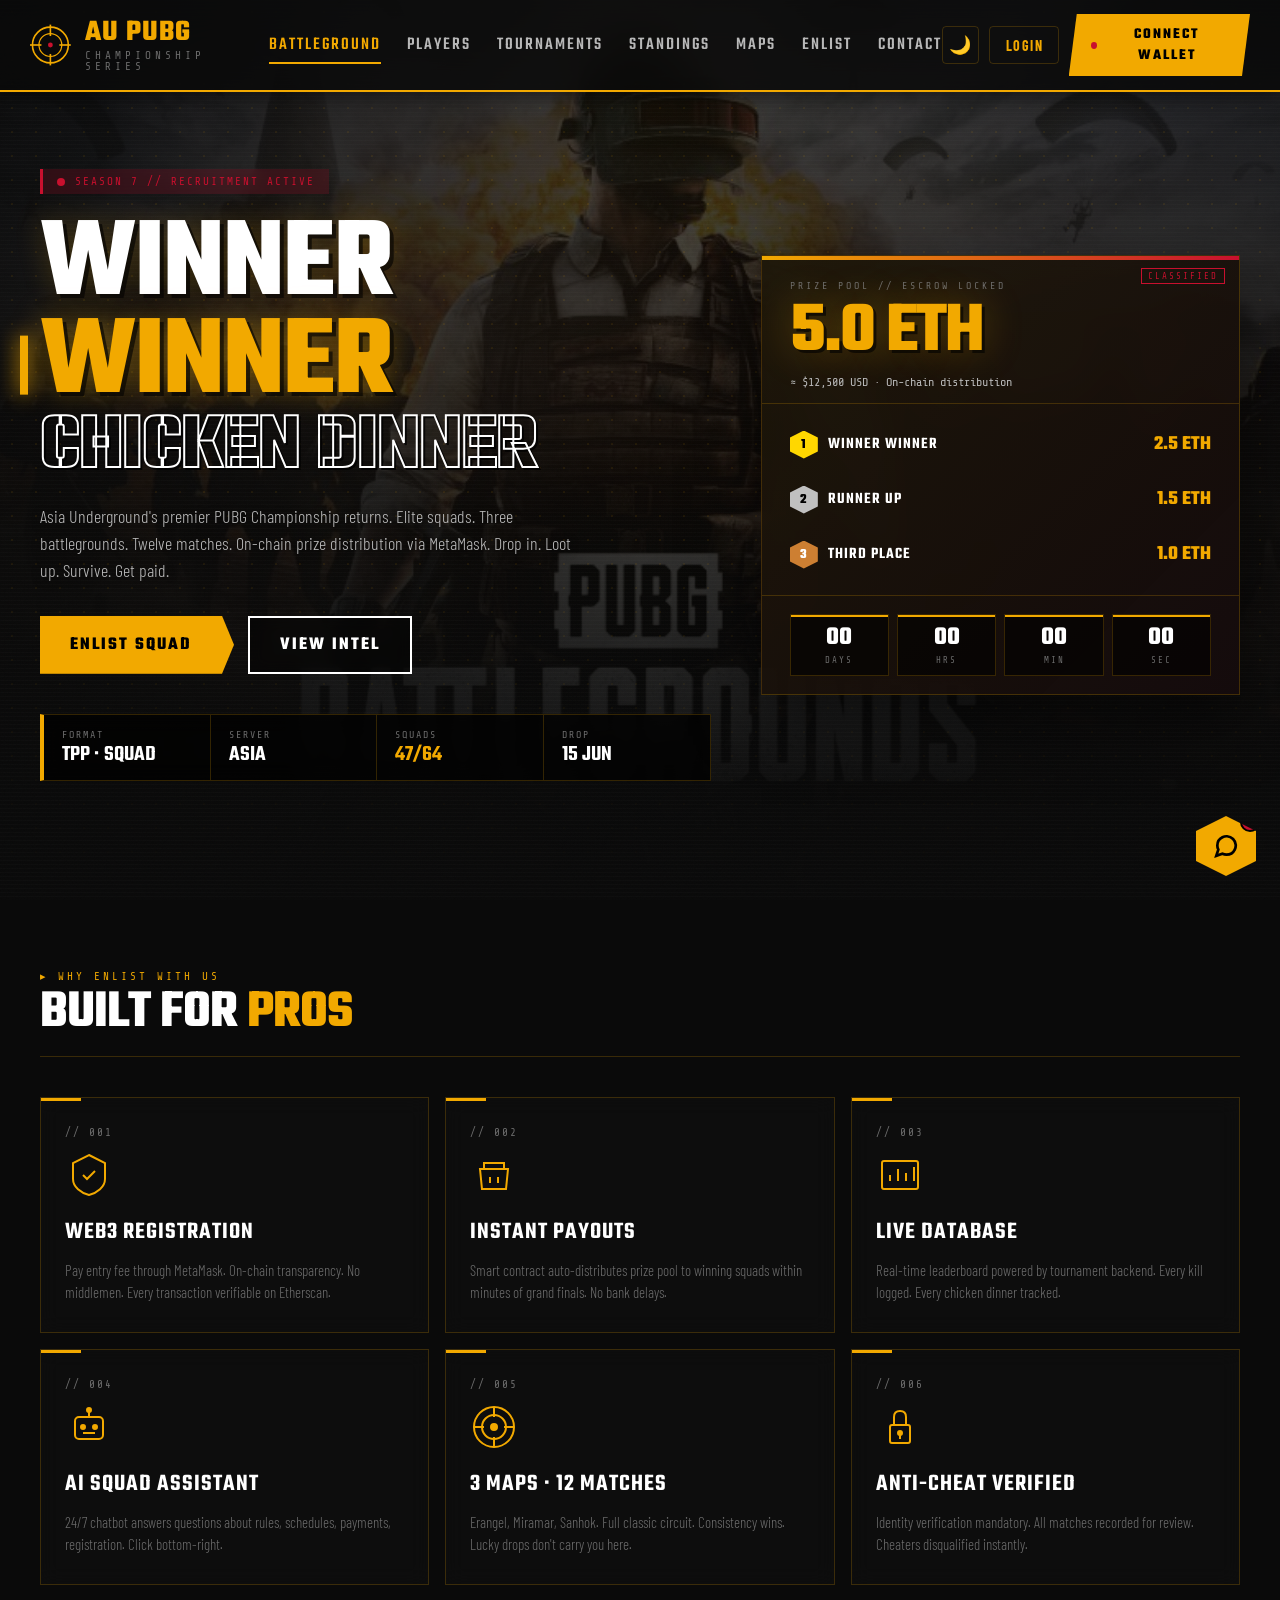
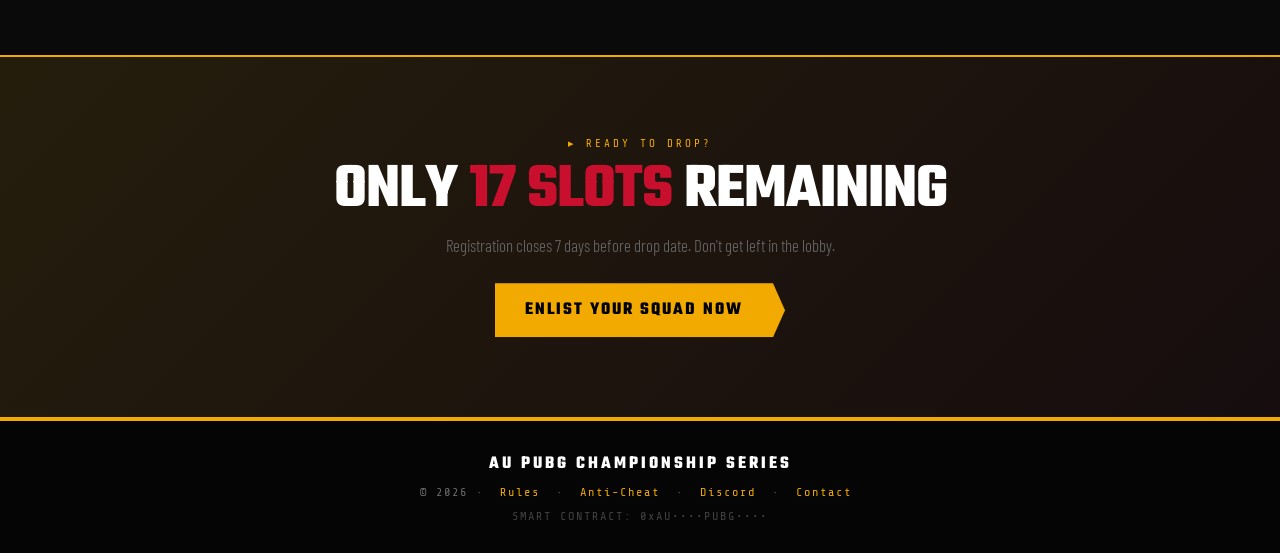
<file: index.html>
<!DOCTYPE html>
<html lang="en">
<head>
  <meta charset="UTF-8" />
  <meta name="viewport" content="width=device-width, initial-scale=1.0"/>
  <title>AU PUBG TOURNAMENT — Official Championship Series</title>

  <!-- Google Fonts -->
  <link rel="preconnect" href="https://fonts.googleapis.com">
  <link rel="preconnect" href="https://fonts.gstatic.com" crossorigin>
  <link href="https://fonts.googleapis.com/css2?family=Teko:wght@400;500;600;700&family=Barlow+Condensed:wght@300;400;500;600;700;800&family=Share+Tech+Mono&display=swap" rel="stylesheet">

  <!-- External Stylesheet -->
  <link rel="stylesheet" href="style.css">
  <link rel="stylesheet" href="theme.css">
  
  <!-- Shared wallet + chatbot logic (saari pages use karti hain) -->
  <script src="theme.js" defer></script>
  <script src="wallet.js" defer></script>
  <script src="chatbot.js" defer></script>
</head>
<body>

  <!-- ===== HERO BACKGROUND IMAGE (Fixed behind content) ===== -->
  <div class="hero-bg">
    <img src="images/1.png" alt="PUBG Battlegrounds" />
    <div class="hero-bg-overlay"></div>
  </div>

  <!-- ===== NAVIGATION ===== -->
  <nav>
      <div class="logo">
      <div class="logo-icon">
        <svg viewBox="0 0 50 50" fill="none">
          <circle cx="25" cy="25" r="22" stroke="#f2a900" stroke-width="2"/>
          <circle cx="25" cy="25" r="14" stroke="#f2a900" stroke-width="1.5"/>
          <circle cx="25" cy="25" r="3" fill="#c8102e"/>
          <line x1="25" y1="0" x2="25" y2="14" stroke="#f2a900" stroke-width="2"/>
          <line x1="25" y1="36" x2="25" y2="50" stroke="#f2a900" stroke-width="2"/>
          <line x1="0" y1="25" x2="14" y2="25" stroke="#f2a900" stroke-width="2"/>
          <line x1="36" y1="25" x2="50" y2="25" stroke="#f2a900" stroke-width="2"/>
        </svg>
      </div>
      <div class="logo-text">
        <span class="l1">AU PUBG</span>
        <span class="l2">CHAMPIONSHIP SERIES</span>
      </div>
    </div>

    <ul class="nav-links">
      <li><a href="index.html" class="active">Battleground</a></li>
      <li><a href="players.html">Players</a></li>
      <li><a href="tournaments.html">Tournaments</a></li>
      <li><a href="leaderboard.html">Standings</a></li>
      <li><a href="maps.html">Maps</a></li>
      <li><a href="register.html">Enlist</a></li>
      <li><a href="contact.html">Contact</a></li>
    </ul>

    <div class="nav-actions">
      <button class="theme-toggle-btn" id="themeToggle" title="Toggle theme">🌙</button>
      <a href="login.html" class="nav-account-btn" id="navAccountBtn">LOGIN</a>
      <button class="wallet-btn" id="walletBtn">
        <span class="dot"></span>
        <span id="walletText">CONNECT WALLET</span>
      </button>
    </div>
  </nav>

  <!-- ===== HERO SECTION ===== -->
  <section class="hero" id="home">
    <div class="hero-content">
      <div class="tag">
        <span class="live"></span>
        SEASON 7 // RECRUITMENT ACTIVE
      </div>

      <h1>
        <span class="line1">Winner</span>
        <span class="line2">Winner</span>
        <span class="line3">Chicken Dinner</span>
      </h1>

      <p class="hero-sub">
        Asia Underground's premier PUBG Championship returns. Elite squads.
        Three battlegrounds. Twelve matches. On-chain prize distribution via MetaMask.
        Drop in. Loot up. Survive. Get paid.
      </p>

      <div class="cta-row">
        <a href="register.html" class="btn btn-primary">ENLIST SQUAD</a>
        <a href="leaderboard.html" class="btn btn-ghost">VIEW INTEL</a>
      </div>

      <div class="hero-strip">
        <div class="hs-item">
          <div class="hs-label">FORMAT</div>
          <div class="hs-value">TPP · SQUAD</div>
        </div>
        <div class="hs-item">
          <div class="hs-label">SERVER</div>
          <div class="hs-value">ASIA</div>
        </div>
        <div class="hs-item">
          <div class="hs-label">SQUADS</div>
          <div class="hs-value orange">47/64</div>
        </div>
        <div class="hs-item">
          <div class="hs-label">DROP</div>
          <div class="hs-value">15 JUN</div>
        </div>
      </div>
    </div>

    <!-- Prize Panel -->
    <div class="prize-panel">
      <div class="prize-header">
        <div class="prize-label">PRIZE POOL // ESCROW LOCKED</div>
        <div class="prize-amount">5.0 ETH</div>
        <div class="prize-curr">≈ $12,500 USD · On-chain distribution</div>
      </div>

      <div class="prize-breakdown">
        <div class="pb-row">
          <div class="pb-rank">
            <div class="pb-medal gold">1</div>
            <span>WINNER WINNER</span>
          </div>
          <div class="pb-prize">2.5 ETH</div>
        </div>
        <div class="pb-row">
          <div class="pb-rank">
            <div class="pb-medal silver">2</div>
            <span>RUNNER UP</span>
          </div>
          <div class="pb-prize">1.5 ETH</div>
        </div>
        <div class="pb-row">
          <div class="pb-rank">
            <div class="pb-medal bronze">3</div>
            <span>THIRD PLACE</span>
          </div>
          <div class="pb-prize">1.0 ETH</div>
        </div>
      </div>

      <div class="countdown" id="countdown">
        <div class="cd-box"><div class="cd-num" id="cd-d">00</div><div class="cd-lbl">DAYS</div></div>
        <div class="cd-box"><div class="cd-num" id="cd-h">00</div><div class="cd-lbl">HRS</div></div>
        <div class="cd-box"><div class="cd-num" id="cd-m">00</div><div class="cd-lbl">MIN</div></div>
        <div class="cd-box"><div class="cd-num" id="cd-s">00</div><div class="cd-lbl">SEC</div></div>
      </div>
    </div>
  </section>

  <!-- ===== FEATURES SECTION ===== -->
  <section id="features">
    <div class="sec-head">
      <div>
        <div class="sec-tag">WHY ENLIST WITH US</div>
        <h2 class="sec-title">Built For <span>Pros</span></h2>
      </div>
    </div>

    <div class="features">
      <div class="feature">
        <div class="feature-num">// 001</div>
        <div class="feature-icon">
          <svg viewBox="0 0 48 48" fill="none" stroke="currentColor" stroke-width="2">
            <path d="M24 4 L40 12 L40 28 C40 36 32 42 24 44 C16 42 8 36 8 28 L8 12 Z"/>
            <path d="M18 24 L22 28 L30 20"/>
          </svg>
        </div>
        <h3>Web3 Registration</h3>
        <p>Pay entry fee through MetaMask. On-chain transparency. No middlemen. Every transaction verifiable on Etherscan.</p>
      </div>

      <div class="feature">
        <div class="feature-num">// 002</div>
        <div class="feature-icon">
          <svg viewBox="0 0 48 48" fill="none" stroke="currentColor" stroke-width="2">
            <path d="M14 18 L14 12 L34 12 L34 18"/>
            <path d="M10 18 L38 18 L36 38 L12 38 Z"/>
            <path d="M20 26 L20 32 M28 26 L28 32"/>
          </svg>
        </div>
        <h3>Instant Payouts</h3>
        <p>Smart contract auto-distributes prize pool to winning squads within minutes of grand finals. No bank delays.</p>
      </div>

      <div class="feature">
        <div class="feature-num">// 003</div>
        <div class="feature-icon">
          <svg viewBox="0 0 48 48" fill="none" stroke="currentColor" stroke-width="2">
            <rect x="6" y="10" width="36" height="28" rx="2"/>
            <path d="M14 30 L14 24 M22 30 L22 18 M30 30 L30 22 M38 30 L38 16"/>
          </svg>
        </div>
        <h3>Live Database</h3>
        <p>Real-time leaderboard powered by tournament backend. Every kill logged. Every chicken dinner tracked.</p>
      </div>

      <div class="feature">
        <div class="feature-num">// 004</div>
        <div class="feature-icon">
          <svg viewBox="0 0 48 48" fill="none" stroke="currentColor" stroke-width="2">
            <rect x="10" y="14" width="28" height="22" rx="4"/>
            <circle cx="18" cy="24" r="2" fill="currentColor"/>
            <circle cx="30" cy="24" r="2" fill="currentColor"/>
            <path d="M18 30 L30 30"/>
            <path d="M24 8 L24 14"/>
            <circle cx="24" cy="7" r="2" fill="currentColor"/>
          </svg>
        </div>
        <h3>AI Squad Assistant</h3>
        <p>24/7 chatbot answers questions about rules, schedules, payments, registration. Click bottom-right.</p>
      </div>

      <div class="feature">
        <div class="feature-num">// 005</div>
        <div class="feature-icon">
          <svg viewBox="0 0 48 48" fill="none" stroke="currentColor" stroke-width="2">
            <circle cx="24" cy="24" r="20"/>
            <circle cx="24" cy="24" r="12"/>
            <circle cx="24" cy="24" r="3" fill="currentColor"/>
            <line x1="24" y1="4" x2="24" y2="14"/>
            <line x1="24" y1="34" x2="24" y2="44"/>
            <line x1="4" y1="24" x2="14" y2="24"/>
            <line x1="34" y1="24" x2="44" y2="24"/>
          </svg>
        </div>
        <h3>3 Maps · 12 Matches</h3>
        <p>Erangel, Miramar, Sanhok. Full classic circuit. Consistency wins. Lucky drops don't carry you here.</p>
      </div>

      <div class="feature">
        <div class="feature-num">// 006</div>
        <div class="feature-icon">
          <svg viewBox="0 0 48 48" fill="none" stroke="currentColor" stroke-width="2">
            <rect x="14" y="22" width="20" height="18" rx="2"/>
            <path d="M18 22 L18 14 C18 10 20 8 24 8 C28 8 30 10 30 14 L30 22"/>
            <circle cx="24" cy="30" r="2" fill="currentColor"/>
            <line x1="24" y1="32" x2="24" y2="36"/>
          </svg>
        </div>
        <h3>Anti-Cheat Verified</h3>
        <p>Identity verification mandatory. All matches recorded for review. Cheaters disqualified instantly.</p>
      </div>
    </div>
  </section>

  <!-- ===== CTA BANNER ===== -->
  <section class="cta-banner">
    <div class="cta-banner-content">
      <div class="sec-tag">READY TO DROP?</div>
      <h2 class="cta-title">Only <span>17 Slots</span> Remaining</h2>
      <p>Registration closes 7 days before drop date. Don't get left in the lobby.</p>
      <a href="register.html" class="btn btn-primary">ENLIST YOUR SQUAD NOW</a>
    </div>
  </section>

  <!-- ===== FOOTER ===== -->
  <footer>
    <div class="foot-mark">AU PUBG CHAMPIONSHIP SERIES</div>
    © 2026 · <a href="#">Rules</a> · <a href="#">Anti-Cheat</a> · <a href="#">Discord</a> · <a href="contact.html">Contact</a>
    <div class="foot-contract">SMART CONTRACT: 0xAU••••PUBG••••</div>
  </footer>

  <!-- ===== CHATBOT TOGGLE ===== -->
  <button class="chatbot-toggle" id="chatToggle">
    <svg viewBox="0 0 24 24" fill="none" stroke="currentColor" stroke-width="2.5">
      <path d="M21 11.5a8.38 8.38 0 0 1-.9 3.8 8.5 8.5 0 0 1-7.6 4.7 8.38 8.38 0 0 1-3.8-.9L3 21l1.9-5.7a8.38 8.38 0 0 1-.9-3.8 8.5 8.5 0 0 1 4.7-7.6 8.38 8.38 0 0 1 3.8-.9h.5a8.48 8.48 0 0 1 8 8v.5z"/>
    </svg>
    <span class="badge" id="chatBadge">1</span>
  </button>

  <!-- ===== CHATBOT ===== -->
  <div class="chatbot" id="chatbot">
    <div class="cb-head">
      <div class="cb-avatar">🎯</div>
      <div class="cb-info">
        <h4>AU Assistant</h4>
        <p>ONLINE · READY</p>
      </div>
      <button class="cb-close" id="cbClose">✕</button>
    </div>

    <div class="cb-body" id="cbBody">
      <div class="msg bot">Salam soldier! 🎯 AU PUBG Championship mein khush amdeed. Squad enlist karne ke liye tayyar ho? Rules, payments, schedule — sab kuch help kar sakta hoon.</div>
    </div>

    <div class="cb-suggestions">
      <button class="suggest-btn" data-q="How to register">Register</button>
      <button class="suggest-btn" data-q="Prize pool">Prize Pool</button>
      <button class="suggest-btn" data-q="Rules">Rules</button>
      <button class="suggest-btn" data-q="MetaMask help">MetaMask</button>
    </div>

    <div class="cb-input">
      <input type="text" id="cbInput" placeholder="Type your message..."/>
      <button id="cbSend">→</button>
    </div>
  </div>

  <!-- ===== JAVASCRIPT ===== -->
  <script>
    // Countdown Timer
    const target = new Date('2026-06-15T18:00:00').getTime();
    function tickCountdown() {
      const now = Date.now();
      const diff = Math.max(0, target - now);
      const d = Math.floor(diff / 86400000);
      const h = Math.floor((diff % 86400000) / 3600000);
      const m = Math.floor((diff % 3600000) / 60000);
      const s = Math.floor((diff % 60000) / 1000);
      document.getElementById('cd-d').innerText = String(d).padStart(2, '0');
      document.getElementById('cd-h').innerText = String(h).padStart(2, '0');
      document.getElementById('cd-m').innerText = String(m).padStart(2, '0');
      document.getElementById('cd-s').innerText = String(s).padStart(2, '0');
    }
    setInterval(tickCountdown, 1000);
    tickCountdown();

    // Wallet connection handled by wallet.js (shared across all pages)

    // Chatbot logic handled by chatbot.js (shared, uses Gemini AI)

    // Intro animation
    window.addEventListener('load', () => {
      document.querySelectorAll('.feature').forEach((el, i) => {
        el.style.opacity = 0;
        el.style.transform = 'translateY(15px)';
        setTimeout(() => {
          el.style.transition = 'all .4s cubic-bezier(.2,.7,.3,1)';
          el.style.opacity = 1;
          el.style.transform = 'translateY(0)';
        }, 80 + i * 60);
      });
    });
  </script>
</body>
</html>
</file>
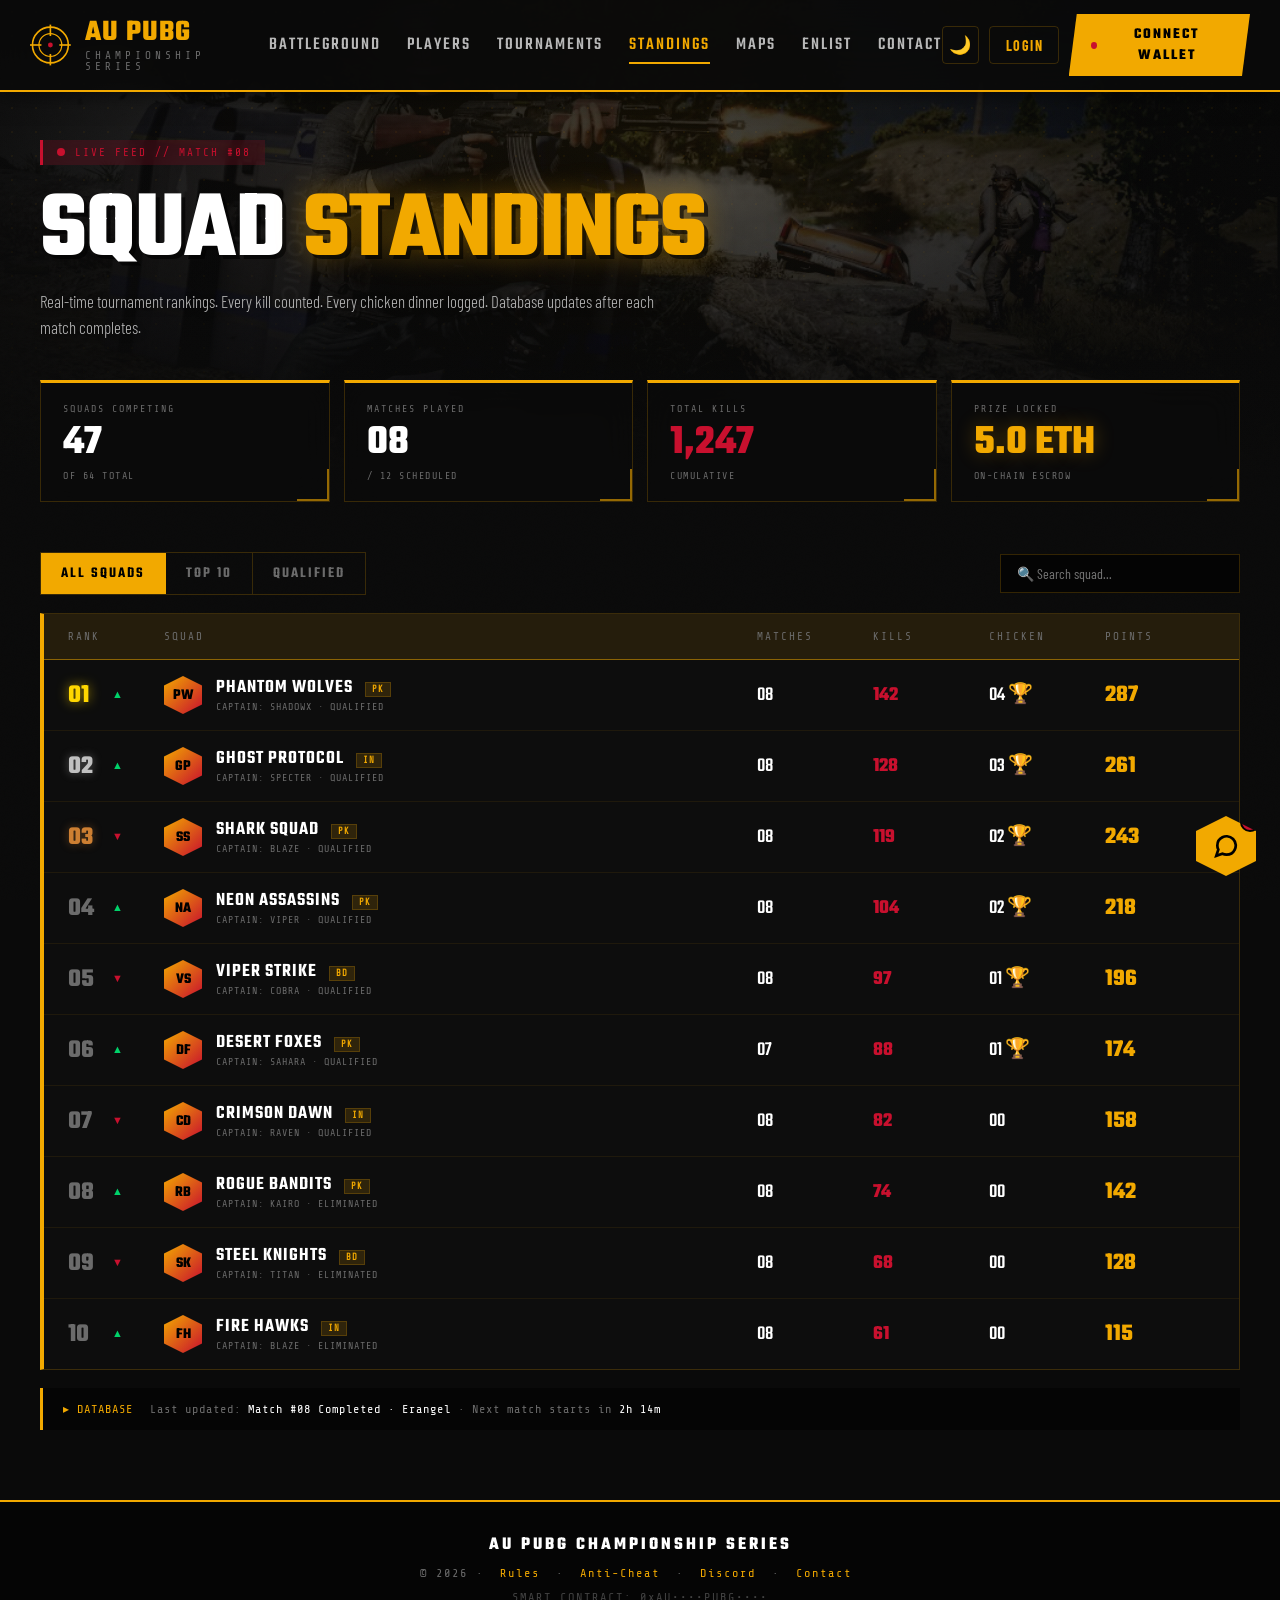
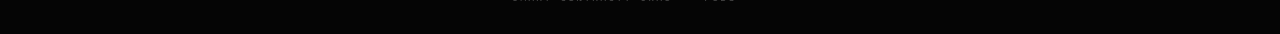
<file: leaderboard.html>
<!DOCTYPE html>
<html lang="en">
<head>
  <meta charset="UTF-8" />
  <meta name="viewport" content="width=device-width, initial-scale=1.0"/>
  <title>Standings — AU PUBG Tournament</title>

  <link rel="preconnect" href="https://fonts.googleapis.com">
  <link rel="preconnect" href="https://fonts.gstatic.com" crossorigin>
  <link href="https://fonts.googleapis.com/css2?family=Teko:wght@400;500;600;700&family=Barlow+Condensed:wght@300;400;500;600;700;800&family=Share+Tech+Mono&display=swap" rel="stylesheet">

  <link rel="stylesheet" href="style.css">
  <link rel="stylesheet" href="theme.css">
  <link rel="stylesheet" href="leaderboard.css">
  
  <!-- Shared wallet + chatbot logic -->
  <script src="theme.js" defer></script>
  <script src="wallet.js" defer></script>
  <script src="chatbot.js" defer></script>
</head>
<body>

  <!-- ===== PAGE BANNER BACKGROUND ===== -->
  <div class="page-banner">
    <img src="images/5.png" alt="PUBG Sniper" />
    <div class="page-banner-overlay"></div>
  </div>

  <!-- ===== NAVIGATION ===== -->
  <nav>
      <div class="logo">
      <div class="logo-icon">
        <svg viewBox="0 0 50 50" fill="none">
          <circle cx="25" cy="25" r="22" stroke="#f2a900" stroke-width="2"/>
          <circle cx="25" cy="25" r="14" stroke="#f2a900" stroke-width="1.5"/>
          <circle cx="25" cy="25" r="3" fill="#c8102e"/>
          <line x1="25" y1="0" x2="25" y2="14" stroke="#f2a900" stroke-width="2"/>
          <line x1="25" y1="36" x2="25" y2="50" stroke="#f2a900" stroke-width="2"/>
          <line x1="0" y1="25" x2="14" y2="25" stroke="#f2a900" stroke-width="2"/>
          <line x1="36" y1="25" x2="50" y2="25" stroke="#f2a900" stroke-width="2"/>
        </svg>
      </div>
      <div class="logo-text">
        <span class="l1">AU PUBG</span>
        <span class="l2">CHAMPIONSHIP SERIES</span>
      </div>
    </div>

    <ul class="nav-links">
      <li><a href="index.html">Battleground</a></li>
      <li><a href="players.html">Players</a></li>
      <li><a href="tournaments.html">Tournaments</a></li>
      <li><a href="leaderboard.html" class="active">Standings</a></li>
      <li><a href="maps.html">Maps</a></li>
      <li><a href="register.html">Enlist</a></li>
      <li><a href="contact.html">Contact</a></li>
    </ul>

    <div class="nav-actions">
      <button class="theme-toggle-btn" id="themeToggle" title="Toggle theme">🌙</button>
      <a href="login.html" class="nav-account-btn" id="navAccountBtn">LOGIN</a>
      <button class="wallet-btn" id="walletBtn">
        <span class="dot"></span>
        <span id="walletText">CONNECT WALLET</span>
      </button>
    </div>
  </nav>

  <!-- ===== PAGE HEADER ===== -->
  <section class="page-header">
    <div class="page-header-content">
      <div class="tag">
        <span class="live"></span>
        LIVE FEED // MATCH #08
      </div>
      <h1 class="page-title">Squad <span>Standings</span></h1>
      <p class="page-sub">Real-time tournament rankings. Every kill counted. Every chicken dinner logged. Database updates after each match completes.</p>
    </div>
  </section>

  <!-- ===== STATS STRIP ===== -->
  <section class="stats-strip">
    <div class="stat-card">
      <div class="stat-label">SQUADS COMPETING</div>
      <div class="stat-value">47</div>
      <div class="stat-meta">OF 64 TOTAL</div>
    </div>
    <div class="stat-card">
      <div class="stat-label">MATCHES PLAYED</div>
      <div class="stat-value">08</div>
      <div class="stat-meta">/ 12 SCHEDULED</div>
    </div>
    <div class="stat-card">
      <div class="stat-label">TOTAL KILLS</div>
      <div class="stat-value red">1,247</div>
      <div class="stat-meta">CUMULATIVE</div>
    </div>
    <div class="stat-card">
      <div class="stat-label">PRIZE LOCKED</div>
      <div class="stat-value orange">5.0 ETH</div>
      <div class="stat-meta">ON-CHAIN ESCROW</div>
    </div>
  </section>

  <!-- ===== LEADERBOARD ===== -->
  <section class="leaderboard-section">
    <div class="lb-controls">
      <div class="lb-tabs">
        <button class="lb-tab active" data-filter="all">ALL SQUADS</button>
        <button class="lb-tab" data-filter="top10">TOP 10</button>
        <button class="lb-tab" data-filter="qualified">QUALIFIED</button>
      </div>
      <div class="lb-search">
        <input type="text" id="searchInput" placeholder="🔍 Search squad..." />
      </div>
    </div>

    <div class="leaderboard">
      <div class="lb-row head">
        <div>RANK</div>
        <div>SQUAD</div>
        <div class="hide-mob">MATCHES</div>
        <div>KILLS</div>
        <div class="hide-mob">CHICKEN</div>
        <div>POINTS</div>
      </div>

      <div class="lb-row" data-pts="287">
        <div class="rank-box">
          <span class="rank-num gold">01</span>
          <span class="rank-arrow up">▲</span>
        </div>
        <div class="team-cell">
          <div class="team-logo gold-glow">PW</div>
          <div class="team-info">
            <div class="team-name">Phantom Wolves <span class="team-tag">PK</span></div>
            <div class="team-meta">CAPTAIN: SHADOWX · QUALIFIED</div>
          </div>
        </div>
        <div class="lb-stat hide-mob">08</div>
        <div class="lb-stat kills">142</div>
        <div class="lb-stat hide-mob">04 🏆</div>
        <div class="lb-stat pts">287</div>
      </div>

      <div class="lb-row" data-pts="261">
        <div class="rank-box">
          <span class="rank-num silver">02</span>
          <span class="rank-arrow up">▲</span>
        </div>
        <div class="team-cell">
          <div class="team-logo silver-glow">GP</div>
          <div class="team-info">
            <div class="team-name">Ghost Protocol <span class="team-tag">IN</span></div>
            <div class="team-meta">CAPTAIN: SPECTER · QUALIFIED</div>
          </div>
        </div>
        <div class="lb-stat hide-mob">08</div>
        <div class="lb-stat kills">128</div>
        <div class="lb-stat hide-mob">03 🏆</div>
        <div class="lb-stat pts">261</div>
      </div>

      <div class="lb-row" data-pts="243">
        <div class="rank-box">
          <span class="rank-num bronze">03</span>
          <span class="rank-arrow down">▼</span>
        </div>
        <div class="team-cell">
          <div class="team-logo bronze-glow">SS</div>
          <div class="team-info">
            <div class="team-name">Shark Squad <span class="team-tag">PK</span></div>
            <div class="team-meta">CAPTAIN: BLAZE · QUALIFIED</div>
          </div>
        </div>
        <div class="lb-stat hide-mob">08</div>
        <div class="lb-stat kills">119</div>
        <div class="lb-stat hide-mob">02 🏆</div>
        <div class="lb-stat pts">243</div>
      </div>

      <div class="lb-row" data-pts="218">
        <div class="rank-box"><span class="rank-num">04</span><span class="rank-arrow up">▲</span></div>
        <div class="team-cell">
          <div class="team-logo">NA</div>
          <div class="team-info">
            <div class="team-name">Neon Assassins <span class="team-tag">PK</span></div>
            <div class="team-meta">CAPTAIN: VIPER · QUALIFIED</div>
          </div>
        </div>
        <div class="lb-stat hide-mob">08</div>
        <div class="lb-stat kills">104</div>
        <div class="lb-stat hide-mob">02 🏆</div>
        <div class="lb-stat pts">218</div>
      </div>

      <div class="lb-row" data-pts="196">
        <div class="rank-box"><span class="rank-num">05</span><span class="rank-arrow down">▼</span></div>
        <div class="team-cell">
          <div class="team-logo">VS</div>
          <div class="team-info">
            <div class="team-name">Viper Strike <span class="team-tag">BD</span></div>
            <div class="team-meta">CAPTAIN: COBRA · QUALIFIED</div>
          </div>
        </div>
        <div class="lb-stat hide-mob">08</div>
        <div class="lb-stat kills">97</div>
        <div class="lb-stat hide-mob">01 🏆</div>
        <div class="lb-stat pts">196</div>
      </div>

      <div class="lb-row" data-pts="174">
        <div class="rank-box"><span class="rank-num">06</span><span class="rank-arrow up">▲</span></div>
        <div class="team-cell">
          <div class="team-logo">DF</div>
          <div class="team-info">
            <div class="team-name">Desert Foxes <span class="team-tag">PK</span></div>
            <div class="team-meta">CAPTAIN: SAHARA · QUALIFIED</div>
          </div>
        </div>
        <div class="lb-stat hide-mob">07</div>
        <div class="lb-stat kills">88</div>
        <div class="lb-stat hide-mob">01 🏆</div>
        <div class="lb-stat pts">174</div>
      </div>

      <div class="lb-row" data-pts="158">
        <div class="rank-box"><span class="rank-num">07</span><span class="rank-arrow down">▼</span></div>
        <div class="team-cell">
          <div class="team-logo">CD</div>
          <div class="team-info">
            <div class="team-name">Crimson Dawn <span class="team-tag">IN</span></div>
            <div class="team-meta">CAPTAIN: RAVEN · QUALIFIED</div>
          </div>
        </div>
        <div class="lb-stat hide-mob">08</div>
        <div class="lb-stat kills">82</div>
        <div class="lb-stat hide-mob">00</div>
        <div class="lb-stat pts">158</div>
      </div>

      <div class="lb-row" data-pts="142">
        <div class="rank-box"><span class="rank-num">08</span><span class="rank-arrow up">▲</span></div>
        <div class="team-cell">
          <div class="team-logo">RB</div>
          <div class="team-info">
            <div class="team-name">Rogue Bandits <span class="team-tag">PK</span></div>
            <div class="team-meta">CAPTAIN: KAIRO · ELIMINATED</div>
          </div>
        </div>
        <div class="lb-stat hide-mob">08</div>
        <div class="lb-stat kills">74</div>
        <div class="lb-stat hide-mob">00</div>
        <div class="lb-stat pts">142</div>
      </div>

      <div class="lb-row" data-pts="128">
        <div class="rank-box"><span class="rank-num">09</span><span class="rank-arrow down">▼</span></div>
        <div class="team-cell">
          <div class="team-logo">SK</div>
          <div class="team-info">
            <div class="team-name">Steel Knights <span class="team-tag">BD</span></div>
            <div class="team-meta">CAPTAIN: TITAN · ELIMINATED</div>
          </div>
        </div>
        <div class="lb-stat hide-mob">08</div>
        <div class="lb-stat kills">68</div>
        <div class="lb-stat hide-mob">00</div>
        <div class="lb-stat pts">128</div>
      </div>

      <div class="lb-row" data-pts="115">
        <div class="rank-box"><span class="rank-num">10</span><span class="rank-arrow up">▲</span></div>
        <div class="team-cell">
          <div class="team-logo">FH</div>
          <div class="team-info">
            <div class="team-name">Fire Hawks <span class="team-tag">IN</span></div>
            <div class="team-meta">CAPTAIN: BLAZE · ELIMINATED</div>
          </div>
        </div>
        <div class="lb-stat hide-mob">08</div>
        <div class="lb-stat kills">61</div>
        <div class="lb-stat hide-mob">00</div>
        <div class="lb-stat pts">115</div>
      </div>
    </div>

    <div class="lb-footer-note">
      <span>▸ DATABASE</span>
      Last updated: <strong>Match #08 Completed · Erangel</strong> · Next match starts in <strong>2h 14m</strong>
    </div>
  </section>

  <!-- ===== FOOTER ===== -->
  <footer>
    <div class="foot-mark">AU PUBG CHAMPIONSHIP SERIES</div>
    © 2026 · <a href="#">Rules</a> · <a href="#">Anti-Cheat</a> · <a href="#">Discord</a> · <a href="contact.html">Contact</a>
    <div class="foot-contract">SMART CONTRACT: 0xAU••••PUBG••••</div>
  </footer>

  <!-- ===== CHATBOT TOGGLE ===== -->
  <button class="chatbot-toggle" id="chatToggle">
    <svg viewBox="0 0 24 24" fill="none" stroke="currentColor" stroke-width="2.5">
      <path d="M21 11.5a8.38 8.38 0 0 1-.9 3.8 8.5 8.5 0 0 1-7.6 4.7 8.38 8.38 0 0 1-3.8-.9L3 21l1.9-5.7a8.38 8.38 0 0 1-.9-3.8 8.5 8.5 0 0 1 4.7-7.6 8.38 8.38 0 0 1 3.8-.9h.5a8.48 8.48 0 0 1 8 8v.5z"/>
    </svg>
    <span class="badge" id="chatBadge">1</span>
  </button>

  <!-- ===== CHATBOT ===== -->
  <div class="chatbot" id="chatbot">
    <div class="cb-head">
      <div class="cb-avatar">🎯</div>
      <div class="cb-info">
        <h4>AU Assistant</h4>
        <p>ONLINE · READY</p>
      </div>
      <button class="cb-close" id="cbClose">✕</button>
    </div>
    <div class="cb-body" id="cbBody">
      <div class="msg bot">Standings page par ho! 📊 Kya jaanna hai? Top squads, points system, ya kuch aur?</div>
    </div>
    <div class="cb-suggestions">
      <button class="suggest-btn" data-q="Points system">Points</button>
      <button class="suggest-btn" data-q="Top team">Top Team</button>
      <button class="suggest-btn" data-q="Next match">Next Match</button>
    </div>
    <div class="cb-input">
      <input type="text" id="cbInput" placeholder="Type your message..."/>
      <button id="cbSend">→</button>
    </div>
  </div>

  <script>
    // Wallet connection handled by wallet.js (shared across all pages)

    // Search filter
    document.getElementById('searchInput').addEventListener('input', (e) => {
      const q = e.target.value.toLowerCase();
      document.querySelectorAll('.leaderboard .lb-row:not(.head)').forEach(row => {
        const name = row.querySelector('.team-name').innerText.toLowerCase();
        row.style.display = name.includes(q) ? 'grid' : 'none';
      });
    });

    // Tab filter
    document.querySelectorAll('.lb-tab').forEach(tab => {
      tab.addEventListener('click', () => {
        document.querySelectorAll('.lb-tab').forEach(t => t.classList.remove('active'));
        tab.classList.add('active');
        const filter = tab.dataset.filter;
        const rows = document.querySelectorAll('.leaderboard .lb-row:not(.head)');
        rows.forEach((row, i) => {
          if (filter === 'all') row.style.display = 'grid';
          else if (filter === 'top10') row.style.display = i < 10 ? 'grid' : 'none';
          else if (filter === 'qualified') {
            const meta = row.querySelector('.team-meta').innerText;
            row.style.display = meta.includes('QUALIFIED') ? 'grid' : 'none';
          }
        });
      });
    });

    // Chatbot logic handled by chatbot.js (shared, uses Gemini AI)

    // ============================================================
    // LOAD LEADERBOARD FROM DATABASE (XAMPP/MySQL backend)
    // ============================================================
    function getLogoInitials(name) {
      // "PHANTOM WOLVES" -> "PW"
      return name.split(' ').map(w => w[0]).join('').substr(0, 2).toUpperCase();
    }

    function rankClass(rank) {
      if (rank === 1) return 'gold';
      if (rank === 2) return 'silver';
      if (rank === 3) return 'bronze';
      return '';
    }

    function buildRow(squad) {
      const logoClass = rankClass(squad.rank) ? rankClass(squad.rank) + '-glow' : '';
      const numClass = rankClass(squad.rank);
      const chicken = squad.chicken_dinners > 0 ? String(squad.chicken_dinners).padStart(2, '0') + ' 🏆' : '00';
      const arrow = squad.rank % 2 === 0 ? '<span class="rank-arrow up">▲</span>' : '<span class="rank-arrow down">▼</span>';
      
      return `
        <div class="lb-row" data-pts="${squad.points}">
          <div class="rank-box">
            <span class="rank-num ${numClass}">${String(squad.rank).padStart(2, '0')}</span>
            ${arrow}
          </div>
          <div class="team-cell">
            <div class="team-logo ${logoClass}">${getLogoInitials(squad.squad_name)}</div>
            <div class="team-info">
              <div class="team-name">${squad.squad_name} <span class="team-tag">${squad.region}</span></div>
              <div class="team-meta">CAPTAIN: ${squad.captain} · ${squad.status}</div>
            </div>
          </div>
          <div class="lb-stat hide-mob">${String(squad.matches).padStart(2, '0')}</div>
          <div class="lb-stat kills">${squad.kills}</div>
          <div class="lb-stat hide-mob">${chicken}</div>
          <div class="lb-stat pts">${squad.points}</div>
        </div>`;
    }

    async function loadLeaderboard() {
      try {
        const response = await fetch('https://aupubg.rf.gd/get_leaderboard.php');
        const result = await response.json();
        
        if (result.success && result.squads.length > 0) {
          // Update stats strip
          document.querySelectorAll('.stat-value')[0].innerText = result.stats.total_squads;
          document.querySelectorAll('.stat-value')[1].innerText = String(result.stats.matches_played).padStart(2, '0');
          document.querySelectorAll('.stat-value')[2].innerText = result.stats.total_kills.toLocaleString();
          
          // Rebuild leaderboard rows from database
          const leaderboard = document.querySelector('.leaderboard');
          const headRow = leaderboard.querySelector('.lb-row.head');
          
          // Remove existing data rows (keep head)
          leaderboard.querySelectorAll('.lb-row:not(.head)').forEach(r => r.remove());
          
          // Add database rows
          result.squads.forEach(squad => {
            headRow.insertAdjacentHTML('afterend', buildRow(squad));
          });
          
          // Move head row insertions in correct order (they were inserting after head reversed)
          // Re-append in order instead:
          leaderboard.querySelectorAll('.lb-row:not(.head)').forEach(r => r.remove());
          result.squads.forEach(squad => {
            leaderboard.insertAdjacentHTML('beforeend', buildRow(squad));
          });
          
          console.log('Leaderboard loaded from database:', result.squads.length, 'squads');
        }
      } catch (e) {
        // Backend not reachable — keep static demo data
        console.log('Database not connected, showing demo data. Error:', e);
      }
      
      // Animate rows (whether from DB or static)
      document.querySelectorAll('.leaderboard .lb-row:not(.head)').forEach((el, i) => {
        el.style.opacity = 0;
        el.style.transform = 'translateX(-10px)';
        setTimeout(() => {
          el.style.transition = 'all .4s cubic-bezier(.2,.7,.3,1)';
          el.style.opacity = 1;
          el.style.transform = 'translateX(0)';
        }, 80 + i * 50);
      });
    }

    window.addEventListener('load', loadLeaderboard);
  </script>
</body>
</html>
</file>
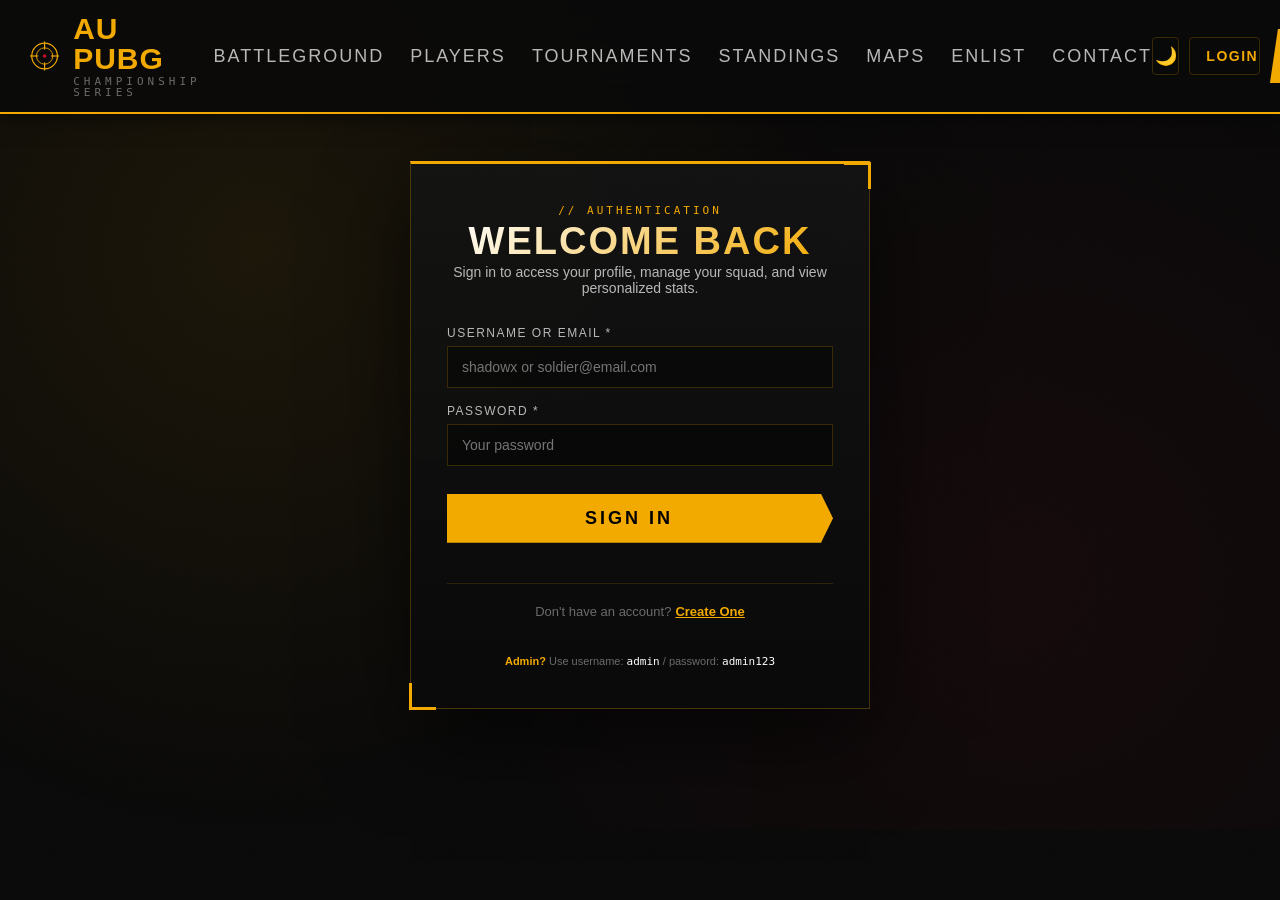
<file: login.html>
<!DOCTYPE html>
<html lang="en">
<head>
  <meta charset="UTF-8" />
  <meta name="viewport" content="width=device-width, initial-scale=1.0"/>
  <title>Sign In — AU PUBG Tournament</title>
  <link rel="stylesheet" href="style.css">
  <link rel="stylesheet" href="theme.css">
  <link rel="stylesheet" href="auth.css">
  <script src="theme.js" defer></script>
  <script src="wallet.js" defer></script>
</head>
<body>

  <!-- ===== NAV ===== -->
  <nav>
      <div class="logo">
      <div class="logo-icon">
        <svg viewBox="0 0 50 50" fill="none">
          <circle cx="25" cy="25" r="22" stroke="#f2a900" stroke-width="2"/>
          <circle cx="25" cy="25" r="14" stroke="#f2a900" stroke-width="1.5"/>
          <circle cx="25" cy="25" r="3" fill="#c8102e"/>
          <line x1="25" y1="0" x2="25" y2="14" stroke="#f2a900" stroke-width="2"/>
          <line x1="25" y1="36" x2="25" y2="50" stroke="#f2a900" stroke-width="2"/>
          <line x1="0" y1="25" x2="14" y2="25" stroke="#f2a900" stroke-width="2"/>
          <line x1="36" y1="25" x2="50" y2="25" stroke="#f2a900" stroke-width="2"/>
        </svg>
      </div>
      <div class="logo-text">
        <span class="l1">AU PUBG</span>
        <span class="l2">CHAMPIONSHIP SERIES</span>
      </div>
    </div>

    <ul class="nav-links">
      <li><a href="index.html">Battleground</a></li>
      <li><a href="players.html">Players</a></li>
      <li><a href="tournaments.html">Tournaments</a></li>
      <li><a href="leaderboard.html">Standings</a></li>
      <li><a href="maps.html">Maps</a></li>
      <li><a href="register.html">Enlist</a></li>
      <li><a href="contact.html">Contact</a></li>
    </ul>

    <div class="nav-actions">
      <button class="theme-toggle-btn" id="themeToggle" title="Toggle theme">🌙</button>
      <a href="login.html" class="nav-account-btn" id="navAccountBtn">LOGIN</a>
      <button class="wallet-btn" id="walletBtn">
        <span class="dot"></span>
        <span id="walletText">CONNECT WALLET</span>
      </button>
    </div>
  </nav>

  <!-- ===== LOGIN CARD ===== -->
  <section class="auth-wrap">
    <div class="auth-card">
      <div class="auth-tag">// AUTHENTICATION</div>
      <h1 class="auth-title">Welcome Back</h1>
      <p class="auth-sub">Sign in to access your profile, manage your squad, and view personalized stats.</p>

      <div class="auth-error" id="loginError"></div>
      <div class="auth-success" id="loginSuccess"></div>

      <form class="auth-form" id="loginForm">
        <div class="auth-field">
          <label for="identifier">Username or Email *</label>
          <input type="text" id="identifier" required placeholder="shadowx or soldier@email.com">
        </div>

        <div class="auth-field">
          <label for="password">Password *</label>
          <input type="password" id="password" required placeholder="Your password">
        </div>

        <button type="submit" class="auth-submit" id="loginBtn">
          <span id="loginBtnText">SIGN IN</span>
        </button>

        <div class="auth-alt">
          Don't have an account?<a href="signup.html">Create One</a>
        </div>

        <div class="auth-alt" style="margin-top:10px;padding-top:10px;border-top:none;font-size:11px;color:var(--text-dim);">
          <strong style="color:var(--pubg-orange);">Admin?</strong> Use username: <code style="color:#fff;">admin</code> / password: <code style="color:#fff;">admin123</code>
        </div>
      </form>
    </div>
  </section>

  <script>
    const form = document.getElementById('loginForm');
    const err = document.getElementById('loginError');
    const success = document.getElementById('loginSuccess');
    const btn = document.getElementById('loginBtn');
    const btnText = document.getElementById('loginBtnText');

    // Check if redirected from somewhere
    const urlParams = new URLSearchParams(window.location.search);
    if (urlParams.get('admin')) {
      err.innerText = 'Admin access required. Please login as admin.';
      err.classList.add('show');
    }
    if (urlParams.get('required')) {
      err.innerText = 'Please sign in to access that page.';
      err.classList.add('show');
    }

    function showError(msg) {
      err.innerText = msg;
      err.classList.add('show');
      success.classList.remove('show');
    }
    function showSuccess(msg) {
      success.innerText = msg;
      success.classList.add('show');
      err.classList.remove('show');
    }

    form.addEventListener('submit', async (e) => {
      e.preventDefault();
      err.classList.remove('show');

      const identifier = document.getElementById('identifier').value.trim();
      const password   = document.getElementById('password').value;

      if (!identifier || !password) return showError('Please fill in all fields.');

      btn.disabled = true;
      btnText.innerText = 'SIGNING IN...';

      try {
        const res = await fetch('https://aupubg.rf.gd/login.php', {
          method: 'POST',
          headers: { 'Content-Type': 'application/json' },
          credentials: 'same-origin',
          body: JSON.stringify({ identifier, password })
        });
        const data = await res.json();

        if (data.success) {
          showSuccess('Login successful! Redirecting...');
          // Save theme to localStorage too
          if (data.user.theme) localStorage.setItem('aupubg_theme', data.user.theme);
          setTimeout(() => window.location.href = data.redirect || 'profile.html', 800);
        } else {
          showError(data.error || 'Invalid credentials.');
          btn.disabled = false;
          btnText.innerText = 'SIGN IN';
        }
      } catch (ex) {
        showError('Backend not reachable. Make sure XAMPP is running.');
        btn.disabled = false;
        btnText.innerText = 'SIGN IN';
      }
    });
  </script>
</body>
</html>
</file>
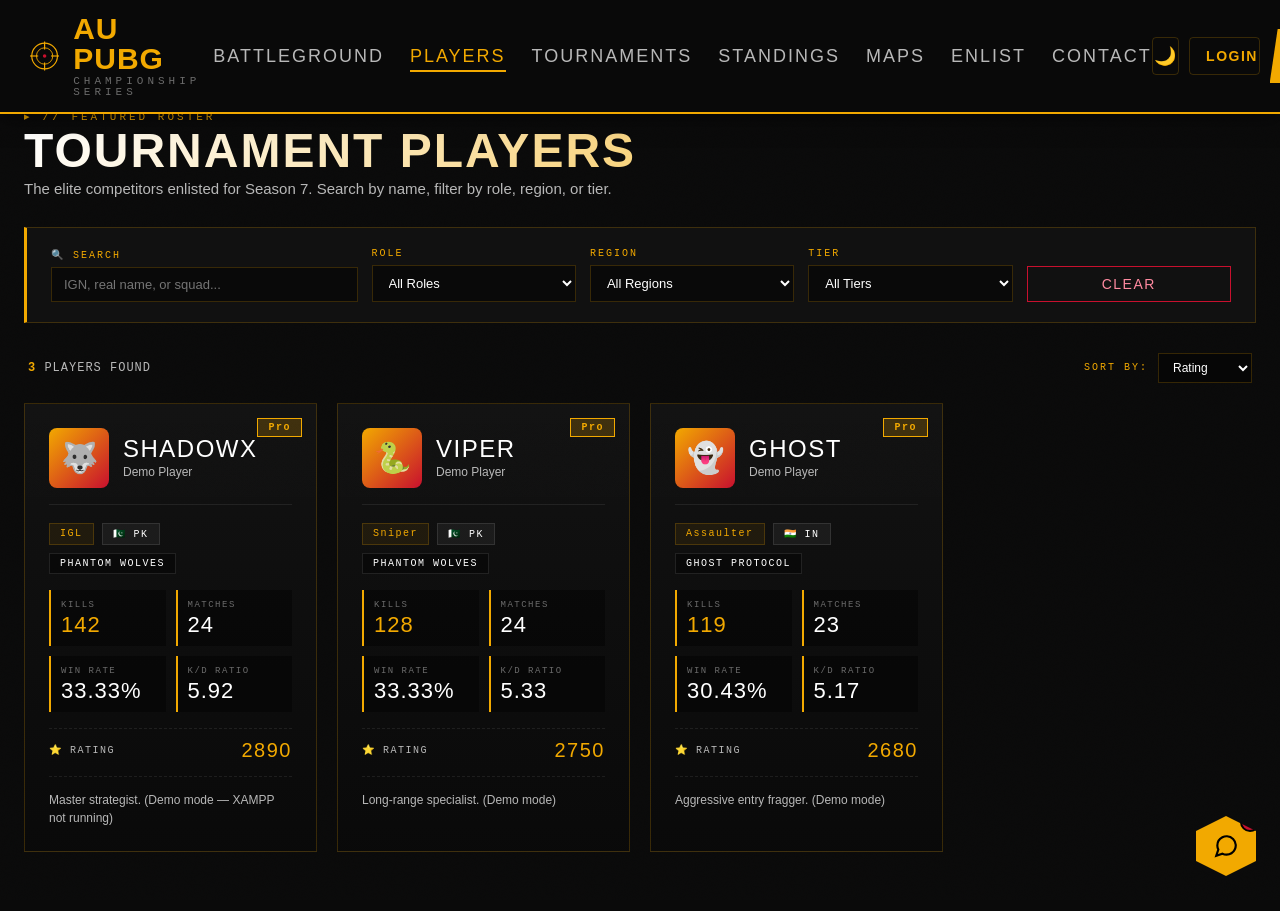
<file: players.html>
<!DOCTYPE html>
<html lang="en">
<head>
  <meta charset="UTF-8" />
  <meta name="viewport" content="width=device-width, initial-scale=1.0"/>
  <title>Players — AU PUBG Tournament</title>
  <link rel="stylesheet" href="style.css">
  <link rel="stylesheet" href="theme.css">
  <link rel="stylesheet" href="players.css">
  <script src="theme.js" defer></script>
  <script src="wallet.js" defer></script>
  <script src="chatbot.js" defer></script>
</head>
<body>

  <!-- ===== NAV ===== -->
  <nav>
      <div class="logo">
      <div class="logo-icon">
        <svg viewBox="0 0 50 50" fill="none">
          <circle cx="25" cy="25" r="22" stroke="#f2a900" stroke-width="2"/>
          <circle cx="25" cy="25" r="14" stroke="#f2a900" stroke-width="1.5"/>
          <circle cx="25" cy="25" r="3" fill="#c8102e"/>
          <line x1="25" y1="0" x2="25" y2="14" stroke="#f2a900" stroke-width="2"/>
          <line x1="25" y1="36" x2="25" y2="50" stroke="#f2a900" stroke-width="2"/>
          <line x1="0" y1="25" x2="14" y2="25" stroke="#f2a900" stroke-width="2"/>
          <line x1="36" y1="25" x2="50" y2="25" stroke="#f2a900" stroke-width="2"/>
        </svg>
      </div>
      <div class="logo-text">
        <span class="l1">AU PUBG</span>
        <span class="l2">CHAMPIONSHIP SERIES</span>
      </div>
    </div>

    <ul class="nav-links">
      <li><a href="index.html">Battleground</a></li>
      <li><a href="players.html" class="active">Players</a></li>
      <li><a href="tournaments.html">Tournaments</a></li>
      <li><a href="leaderboard.html">Standings</a></li>
      <li><a href="maps.html">Maps</a></li>
      <li><a href="register.html">Enlist</a></li>
      <li><a href="contact.html">Contact</a></li>
    </ul>

    <div class="nav-actions">
      <button class="theme-toggle-btn" id="themeToggle" title="Toggle theme">🌙</button>
      <a href="login.html" class="nav-account-btn" id="navAccountBtn">LOGIN</a>
      <button class="wallet-btn" id="walletBtn">
        <span class="dot"></span>
        <span id="walletText">CONNECT WALLET</span>
      </button>
    </div>
  </nav>

  <!-- ===== PLAYERS PAGE ===== -->
  <section class="players-wrap">
    
    <div class="players-head">
      <div class="sec-tag">// FEATURED ROSTER</div>
      <h1>Tournament Players</h1>
      <p>The elite competitors enlisted for Season 7. Search by name, filter by role, region, or tier.</p>
    </div>

    <!-- Filter Bar -->
    <div class="players-filter">
      <div class="filter-field">
        <label>🔍 Search</label>
        <input type="text" id="searchInput" placeholder="IGN, real name, or squad...">
      </div>
      <div class="filter-field">
        <label>Role</label>
        <select id="roleFilter">
          <option value="">All Roles</option>
          <option value="IGL">IGL (Leader)</option>
          <option value="Assaulter">Assaulter</option>
          <option value="Sniper">Sniper</option>
          <option value="Support">Support</option>
          <option value="Scout">Scout</option>
        </select>
      </div>
      <div class="filter-field">
        <label>Region</label>
        <select id="regionFilter">
          <option value="">All Regions</option>
          <option value="PK">🇵🇰 Pakistan</option>
          <option value="IN">🇮🇳 India</option>
          <option value="BD">🇧🇩 Bangladesh</option>
          <option value="LK">🇱🇰 Sri Lanka</option>
          <option value="NP">🇳🇵 Nepal</option>
        </select>
      </div>
      <div class="filter-field">
        <label>Tier</label>
        <select id="tierFilter">
          <option value="">All Tiers</option>
          <option value="Pro">Pro</option>
          <option value="Elite">Elite</option>
          <option value="Veteran">Veteran</option>
          <option value="Rookie">Rookie</option>
        </select>
      </div>
      <button class="filter-clear" id="clearFilters">CLEAR</button>
    </div>

    <!-- Results count + Sort -->
    <div class="results-bar">
      <div class="results-count"><span id="playerCount">0</span> PLAYERS FOUND</div>
      <div class="filter-field" style="flex-direction:row;align-items:center;gap:10px;">
        <label style="margin:0;">Sort by:</label>
        <select id="sortFilter" style="padding:6px 10px;font-size:12px;">
          <option value="rating">Rating</option>
          <option value="kills">Kills</option>
          <option value="win_rate">Win Rate</option>
          <option value="kd_ratio">K/D Ratio</option>
        </select>
      </div>
    </div>

    <!-- Players Grid -->
    <div class="players-grid" id="playersGrid">
      <!-- Cards loaded dynamically -->
      <div class="players-empty">
        <div class="icon">⏳</div>
        <h3>LOADING PLAYERS...</h3>
        <p>Fetching roster from database</p>
      </div>
    </div>

  </section>

  <!-- ===== CHATBOT TOGGLE ===== -->
  <button class="chatbot-toggle" id="chatToggle">
    <svg viewBox="0 0 24 24" fill="none" stroke="currentColor" stroke-width="2">
      <path d="M21 11.5a8.38 8.38 0 0 1-.9 3.8 8.5 8.5 0 0 1-7.6 4.7 8.38 8.38 0 0 1-3.8-.9L3 21l1.9-5.7a8.38 8.38 0 0 1-.9-3.8 8.5 8.5 0 0 1 4.7-7.6 8.38 8.38 0 0 1 3.8-.9h.5a8.48 8.48 0 0 1 8 8v.5z"/>
    </svg>
    <span class="badge" id="chatBadge">1</span>
  </button>

  <div class="chatbot" id="chatbot">
    <div class="cb-head">
      <div class="cb-avatar">🎯</div>
      <div class="cb-info">
        <h4>AU Assistant</h4>
        <p><span class="cb-online"></span> Online · Ready</p>
      </div>
      <button class="cb-close" id="cbClose">✕</button>
    </div>
    <div class="cb-body" id="cbBody">
      <div class="msg bot">Soldier! 🎯 Tell me which player you want to know about, or ask about roles, tiers, or stats.</div>
    </div>
    <div class="cb-suggestions">
      <button class="suggest-btn" data-q="Who is the top sniper?">Top Sniper</button>
      <button class="suggest-btn" data-q="What is IGL role?">IGL Role</button>
      <button class="suggest-btn" data-q="Tier system explained">Tiers</button>
    </div>
    <div class="cb-input">
      <input type="text" id="cbInput" placeholder="Ask about a player...">
      <button id="cbSend">→</button>
    </div>
  </div>

  <script>
    // ============================================================
    // PLAYERS PAGE LOGIC
    // ============================================================
    let allPlayers = [];
    let searchTimeout = null;

    async function loadPlayers() {
      const search = document.getElementById('searchInput').value.trim();
      const role   = document.getElementById('roleFilter').value;
      const region = document.getElementById('regionFilter').value;
      const tier   = document.getElementById('tierFilter').value;
      const sort   = document.getElementById('sortFilter').value;

      const params = new URLSearchParams();
      if (search) params.set('search', search);
      if (role)   params.set('role', role);
      if (region) params.set('region', region);
      if (tier)   params.set('tier', tier);
      if (sort)   params.set('sort', sort);

      try {
        const res = await fetch('https://aupubg.rf.gd/get_players.php?' + params.toString());
        const data = await res.json();
        
        if (data.success) {
          allPlayers = data.players;
          renderPlayers(data.players);
        } else {
          renderError('Database error');
        }
      } catch (e) {
        // Fallback to dummy data if backend not reachable
        console.log('Backend not reachable, using demo data');
        renderDemoData();
      }
    }

    function renderPlayers(players) {
      const grid = document.getElementById('playersGrid');
      document.getElementById('playerCount').innerText = players.length;

      if (players.length === 0) {
        grid.innerHTML = `
          <div class="players-empty">
            <div class="icon">🔍</div>
            <h3>NO PLAYERS FOUND</h3>
            <p>Try adjusting your search or filters</p>
          </div>`;
        return;
      }

      grid.innerHTML = players.map(p => `
        <div class="player-card">
          <div class="player-tier tier-${p.tier}">${p.tier}</div>
          
          <div class="pc-header">
            <div class="pc-avatar">${p.avatar || '🎯'}</div>
            <div class="pc-name">
              <div class="pc-ign">${escapeHtml(p.ign)}</div>
              <div class="pc-real">${escapeHtml(p.real_name || '—')}</div>
            </div>
          </div>

          <div class="pc-tags">
            <span class="pc-tag">${p.role}</span>
            <span class="pc-tag region">${getRegionFlag(p.region)} ${p.region}</span>
            <span class="pc-tag" style="background:rgba(0,0,0,0.4);color:#fff;border-color:rgba(255,255,255,0.1);">${escapeHtml(p.squad_name)}</span>
          </div>

          <div class="pc-stats">
            <div class="pc-stat highlight">
              <div class="stat-label">Kills</div>
              <div class="stat-value">${p.kills}</div>
            </div>
            <div class="pc-stat">
              <div class="stat-label">Matches</div>
              <div class="stat-value">${p.matches}</div>
            </div>
            <div class="pc-stat">
              <div class="stat-label">Win Rate</div>
              <div class="stat-value">${p.win_rate}%</div>
            </div>
            <div class="pc-stat">
              <div class="stat-label">K/D Ratio</div>
              <div class="stat-value">${p.kd_ratio}</div>
            </div>
          </div>

          <div class="pc-rating">
            <span class="pc-rating-label">⭐ Rating</span>
            <span class="pc-rating-value">${p.rating}</span>
          </div>

          <div class="pc-bio">${escapeHtml(p.bio || '')}</div>
        </div>
      `).join('');
    }

    function renderError(msg) {
      document.getElementById('playersGrid').innerHTML = `
        <div class="players-empty">
          <div class="icon">⚠️</div>
          <h3>ERROR</h3>
          <p>${msg}</p>
        </div>`;
    }

    function renderDemoData() {
      // Fallback if backend is down
      const demo = [
        {id:1, ign:'SHADOWX', real_name:'Demo Player', squad_name:'PHANTOM WOLVES', role:'IGL', region:'PK', kills:142, matches:24, win_rate:33.33, kd_ratio:5.92, rating:2890, tier:'Pro', bio:'Master strategist. (Demo mode — XAMPP not running)', avatar:'🐺'},
        {id:2, ign:'VIPER', real_name:'Demo Player', squad_name:'PHANTOM WOLVES', role:'Sniper', region:'PK', kills:128, matches:24, win_rate:33.33, kd_ratio:5.33, rating:2750, tier:'Pro', bio:'Long-range specialist. (Demo mode)', avatar:'🐍'},
        {id:3, ign:'GHOST', real_name:'Demo Player', squad_name:'GHOST PROTOCOL', role:'Assaulter', region:'IN', kills:119, matches:23, win_rate:30.43, kd_ratio:5.17, rating:2680, tier:'Pro', bio:'Aggressive entry fragger. (Demo mode)', avatar:'👻'},
      ];
      allPlayers = demo;
      renderPlayers(demo);
    }

    function getRegionFlag(code) {
      const flags = { PK: '🇵🇰', IN: '🇮🇳', BD: '🇧🇩', LK: '🇱🇰', NP: '🇳🇵' };
      return flags[code] || '🌍';
    }

    function escapeHtml(text) {
      const div = document.createElement('div');
      div.innerText = text || '';
      return div.innerHTML;
    }

    // Event listeners — debounced search
    document.getElementById('searchInput').addEventListener('input', () => {
      clearTimeout(searchTimeout);
      searchTimeout = setTimeout(loadPlayers, 300);
    });

    ['roleFilter', 'regionFilter', 'tierFilter', 'sortFilter'].forEach(id => {
      document.getElementById(id).addEventListener('change', loadPlayers);
    });

    document.getElementById('clearFilters').addEventListener('click', () => {
      document.getElementById('searchInput').value = '';
      document.getElementById('roleFilter').value = '';
      document.getElementById('regionFilter').value = '';
      document.getElementById('tierFilter').value = '';
      document.getElementById('sortFilter').value = 'rating';
      loadPlayers();
    });

    // Initial load
    loadPlayers();
  </script>
</body>
</html>
</file>
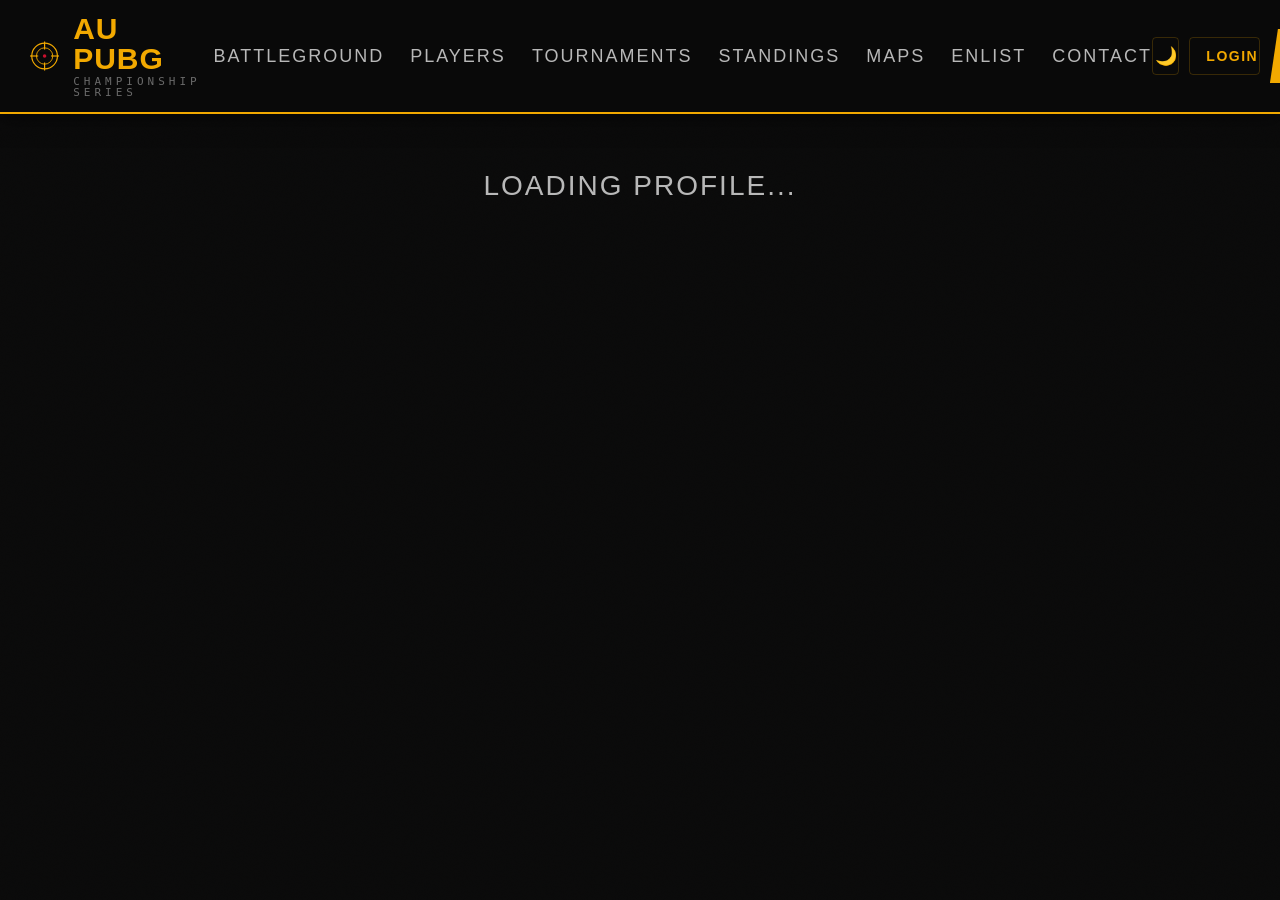
<file: profile.html>
<!DOCTYPE html>
<html lang="en">
<head>
  <meta charset="UTF-8" />
  <meta name="viewport" content="width=device-width, initial-scale=1.0"/>
  <title>My Profile — AU PUBG Tournament</title>
  <link rel="stylesheet" href="style.css">
  <link rel="stylesheet" href="theme.css">
  <link rel="stylesheet" href="auth.css">
  <script src="theme.js" defer></script>
  <script src="wallet.js" defer></script>
</head>
<body>

  <!-- ===== NAV ===== -->
  <nav>
      <div class="logo">
      <div class="logo-icon">
        <svg viewBox="0 0 50 50" fill="none">
          <circle cx="25" cy="25" r="22" stroke="#f2a900" stroke-width="2"/>
          <circle cx="25" cy="25" r="14" stroke="#f2a900" stroke-width="1.5"/>
          <circle cx="25" cy="25" r="3" fill="#c8102e"/>
          <line x1="25" y1="0" x2="25" y2="14" stroke="#f2a900" stroke-width="2"/>
          <line x1="25" y1="36" x2="25" y2="50" stroke="#f2a900" stroke-width="2"/>
          <line x1="0" y1="25" x2="14" y2="25" stroke="#f2a900" stroke-width="2"/>
          <line x1="36" y1="25" x2="50" y2="25" stroke="#f2a900" stroke-width="2"/>
        </svg>
      </div>
      <div class="logo-text">
        <span class="l1">AU PUBG</span>
        <span class="l2">CHAMPIONSHIP SERIES</span>
      </div>
    </div>

    <ul class="nav-links">
      <li><a href="index.html">Battleground</a></li>
      <li><a href="players.html">Players</a></li>
      <li><a href="tournaments.html">Tournaments</a></li>
      <li><a href="leaderboard.html">Standings</a></li>
      <li><a href="maps.html">Maps</a></li>
      <li><a href="register.html">Enlist</a></li>
      <li><a href="contact.html">Contact</a></li>
    </ul>

    <div class="nav-actions">
      <button class="theme-toggle-btn" id="themeToggle" title="Toggle theme">🌙</button>
      <a href="login.html" class="nav-account-btn" id="navAccountBtn">LOGIN</a>
      <button class="wallet-btn" id="walletBtn">
        <span class="dot"></span>
        <span id="walletText">CONNECT WALLET</span>
      </button>
    </div>
  </nav>

  <!-- ===== PROFILE ===== -->
  <section class="profile-wrap">
    
    <!-- Loading state -->
    <div id="profileLoading" style="text-align:center;padding:60px;color:var(--text-mid);">
      <div style="font-family:'Teko',sans-serif;font-size:28px;letter-spacing:2px;">LOADING PROFILE...</div>
    </div>

    <!-- Profile content (hidden until loaded) -->
    <div id="profileContent" style="display:none;">

      <!-- Profile header -->
      <div class="profile-header">
        <div class="profile-avatar" id="profileAvatar">A</div>
        <div class="profile-info">
          <h1 id="piFullName">USER NAME</h1>
          <div class="pi-username">@<span id="piUsername">username</span> <span id="piRoleBadge" style="margin-left:10px;padding:2px 8px;background:rgba(242,169,0,0.15);border:1px solid var(--pubg-orange);font-size:10px;letter-spacing:1px;">USER</span></div>
          <div class="pi-meta">
            <span>📧 <span id="piEmail">email</span></span>
            <span>🎮 IGN: <span id="piIgn">—</span></span>
            <span>🌍 <span id="piRegion">PK</span></span>
            <span>📅 Joined <span id="piJoined">—</span></span>
          </div>
        </div>
        <button id="logoutBtn" style="position:absolute;top:20px;right:20px;background:transparent;border:1px solid #c8102e;color:#ff8aa0;padding:8px 14px;font-family:'Teko',sans-serif;font-size:14px;letter-spacing:2px;cursor:pointer;">LOGOUT</button>
      </div>

      <!-- Two-column panels -->
      <div class="profile-grid">

        <!-- LEFT: Profile Info Form -->
        <div class="profile-panel">
          <h3>Profile Information</h3>
          
          <div class="auth-error" id="updateError"></div>
          <div class="auth-success" id="updateSuccess"></div>

          <form id="profileForm" class="auth-form">
            <div class="auth-field">
              <label>Full Name</label>
              <input type="text" id="fFullName">
            </div>
            <div class="auth-row">
              <div class="auth-field">
                <label>IGN</label>
                <input type="text" id="fIgn">
              </div>
              <div class="auth-field">
                <label>Region</label>
                <select id="fRegion">
                  <option value="PK">🇵🇰 Pakistan</option>
                  <option value="IN">🇮🇳 India</option>
                  <option value="BD">🇧🇩 Bangladesh</option>
                  <option value="LK">🇱🇰 Sri Lanka</option>
                  <option value="NP">🇳🇵 Nepal</option>
                </select>
              </div>
            </div>
            <div class="auth-field">
              <label>MetaMask Wallet</label>
              <input type="text" id="fWallet" placeholder="0x..." readonly style="opacity:0.7;">
              <small style="color:var(--text-dim);font-size:11px;margin-top:4px;">Connect MetaMask to auto-fill</small>
            </div>
            <button type="submit" class="auth-submit">SAVE CHANGES</button>
          </form>
        </div>

        <!-- RIGHT: Personalization Panel -->
        <div class="profile-panel">
          <h3>Personalization</h3>

          <!-- Theme -->
          <div class="auth-field">
            <label>Preferred Theme</label>
            <div class="theme-toggle-group">
              <div class="theme-opt" data-theme="dark">🌙 DARK</div>
              <div class="theme-opt" data-theme="light">☀️ LIGHT</div>
            </div>
          </div>

          <!-- Avatar color -->
          <div class="auth-field" style="margin-top:20px;">
            <label>Avatar Color</label>
            <div class="avatar-colors" id="avatarColors">
              <div class="avatar-color-opt" data-color="#f2a900" style="background:#f2a900;"></div>
              <div class="avatar-color-opt" data-color="#c8102e" style="background:#c8102e;"></div>
              <div class="avatar-color-opt" data-color="#00d26a" style="background:#00d26a;"></div>
              <div class="avatar-color-opt" data-color="#3b82f6" style="background:#3b82f6;"></div>
              <div class="avatar-color-opt" data-color="#a855f7" style="background:#a855f7;"></div>
              <div class="avatar-color-opt" data-color="#ec4899" style="background:#ec4899;"></div>
              <div class="avatar-color-opt" data-color="#06b6d4" style="background:#06b6d4;"></div>
              <div class="avatar-color-opt" data-color="#f59e0b" style="background:#f59e0b;"></div>
            </div>
          </div>

          <!-- Stats Preview -->
          <h3 style="margin-top:30px;">Account Stats</h3>
          <div class="profile-stat-row">
            <span class="label">Account ID</span>
            <span class="value" id="sId">—</span>
          </div>
          <div class="profile-stat-row">
            <span class="label">Member Since</span>
            <span class="value" id="sJoined">—</span>
          </div>
          <div class="profile-stat-row">
            <span class="label">Last Login</span>
            <span class="value" id="sLastLogin">—</span>
          </div>
          <div class="profile-stat-row">
            <span class="label">Role</span>
            <span class="value" id="sRole">user</span>
          </div>
        </div>

      </div>
    </div>
  </section>

  <script>
    let currentUser = null;
    let selectedTheme = 'dark';
    let selectedAvatarColor = '#f2a900';

    async function loadProfile() {
      try {
        const res = await fetch('https://aupubg.rf.gd/session_check.php', { credentials: 'same-origin' });
        const data = await res.json();

        if (!data.loggedIn) {
          window.location.href = 'login.html?required=1';
          return;
        }

        currentUser = data.user;
        renderProfile(currentUser);
      } catch (e) {
        alert('Backend not reachable. Make sure XAMPP is running.');
        setTimeout(() => window.location.href = 'index.html', 2000);
      }
    }

    function renderProfile(u) {
      document.getElementById('profileLoading').style.display = 'none';
      document.getElementById('profileContent').style.display = 'block';

      // Header
      const initial = (u.full_name || u.username || 'A').charAt(0).toUpperCase();
      const avatar = document.getElementById('profileAvatar');
      avatar.innerText = initial;
      avatar.style.background = u.avatar_color || '#f2a900';

      document.getElementById('piFullName').innerText = (u.full_name || u.username || 'USER').toUpperCase();
      document.getElementById('piUsername').innerText = u.username;
      document.getElementById('piEmail').innerText = u.email;
      document.getElementById('piIgn').innerText = u.ign || '—';
      document.getElementById('piRegion').innerText = u.region || 'PK';
      document.getElementById('piJoined').innerText = new Date(u.created_at).toLocaleDateString();
      
      // Role badge
      const roleBadge = document.getElementById('piRoleBadge');
      roleBadge.innerText = (u.role || 'user').toUpperCase();
      if (u.role === 'admin') {
        roleBadge.style.background = 'rgba(200, 16, 46, 0.2)';
        roleBadge.style.borderColor = '#c8102e';
        roleBadge.style.color = '#ff8aa0';
      }

      // Form
      document.getElementById('fFullName').value = u.full_name || '';
      document.getElementById('fIgn').value = u.ign || '';
      document.getElementById('fRegion').value = u.region || 'PK';
      document.getElementById('fWallet').value = u.wallet_address || window.walletAddress || '';

      // Personalization
      selectedTheme = u.theme_pref || 'dark';
      selectedAvatarColor = u.avatar_color || '#f2a900';
      document.querySelectorAll('.theme-opt').forEach(opt => {
        opt.classList.toggle('active', opt.dataset.theme === selectedTheme);
      });
      document.querySelectorAll('.avatar-color-opt').forEach(opt => {
        opt.classList.toggle('active', opt.dataset.color === selectedAvatarColor);
      });

      // Stats
      document.getElementById('sId').innerText = '#' + u.id;
      document.getElementById('sJoined').innerText = new Date(u.created_at).toLocaleDateString();
      document.getElementById('sLastLogin').innerText = u.last_login ? new Date(u.last_login).toLocaleString() : 'First login';
      document.getElementById('sRole').innerText = u.role || 'user';
    }

    // Theme toggle group
    document.querySelectorAll('.theme-opt').forEach(opt => {
      opt.addEventListener('click', () => {
        selectedTheme = opt.dataset.theme;
        document.querySelectorAll('.theme-opt').forEach(o => o.classList.remove('active'));
        opt.classList.add('active');
        // Apply immediately
        if (window.applyTheme) window.applyTheme(selectedTheme);
        localStorage.setItem('aupubg_theme', selectedTheme);
      });
    });

    // Avatar color picker
    document.querySelectorAll('.avatar-color-opt').forEach(opt => {
      opt.addEventListener('click', () => {
        selectedAvatarColor = opt.dataset.color;
        document.querySelectorAll('.avatar-color-opt').forEach(o => o.classList.remove('active'));
        opt.classList.add('active');
        document.getElementById('profileAvatar').style.background = selectedAvatarColor;
      });
    });

    // Auto-fill wallet when connected
    setInterval(() => {
      const walletField = document.getElementById('fWallet');
      if (walletField && !walletField.value && window.walletAddress) {
        walletField.value = window.walletAddress;
      }
    }, 1500);

    // Profile form submit
    document.addEventListener('DOMContentLoaded', () => {
      document.getElementById('profileForm')?.addEventListener('submit', async (e) => {
        e.preventDefault();
        const err = document.getElementById('updateError');
        const success = document.getElementById('updateSuccess');
        err.classList.remove('show');
        success.classList.remove('show');

        const payload = {
          fullName: document.getElementById('fFullName').value.trim(),
          ign: document.getElementById('fIgn').value.trim(),
          region: document.getElementById('fRegion').value,
          theme: selectedTheme,
          avatarColor: selectedAvatarColor,
          walletAddress: document.getElementById('fWallet').value.trim() || window.walletAddress || ''
        };

        try {
          const res = await fetch('https://aupubg.rf.gd/update_profile.php', {
            method: 'POST',
            headers: { 'Content-Type': 'application/json' },
            credentials: 'same-origin',
            body: JSON.stringify(payload)
          });
          const data = await res.json();

          if (data.success) {
            success.innerText = '✓ Profile updated successfully!';
            success.classList.add('show');
            setTimeout(() => success.classList.remove('show'), 3000);
          } else {
            err.innerText = data.error || 'Update failed';
            err.classList.add('show');
          }
        } catch (ex) {
          err.innerText = 'Backend error';
          err.classList.add('show');
        }
      });

      // Logout
      document.getElementById('logoutBtn')?.addEventListener('click', async () => {
        if (!confirm('Are you sure you want to logout?')) return;
        await fetch('https://aupubg.rf.gd/logout.php', { method: 'POST', credentials: 'same-origin' });
        window.location.href = 'index.html';
      });
    });

    // Init
    loadProfile();
  </script>
</body>
</html>
</file>
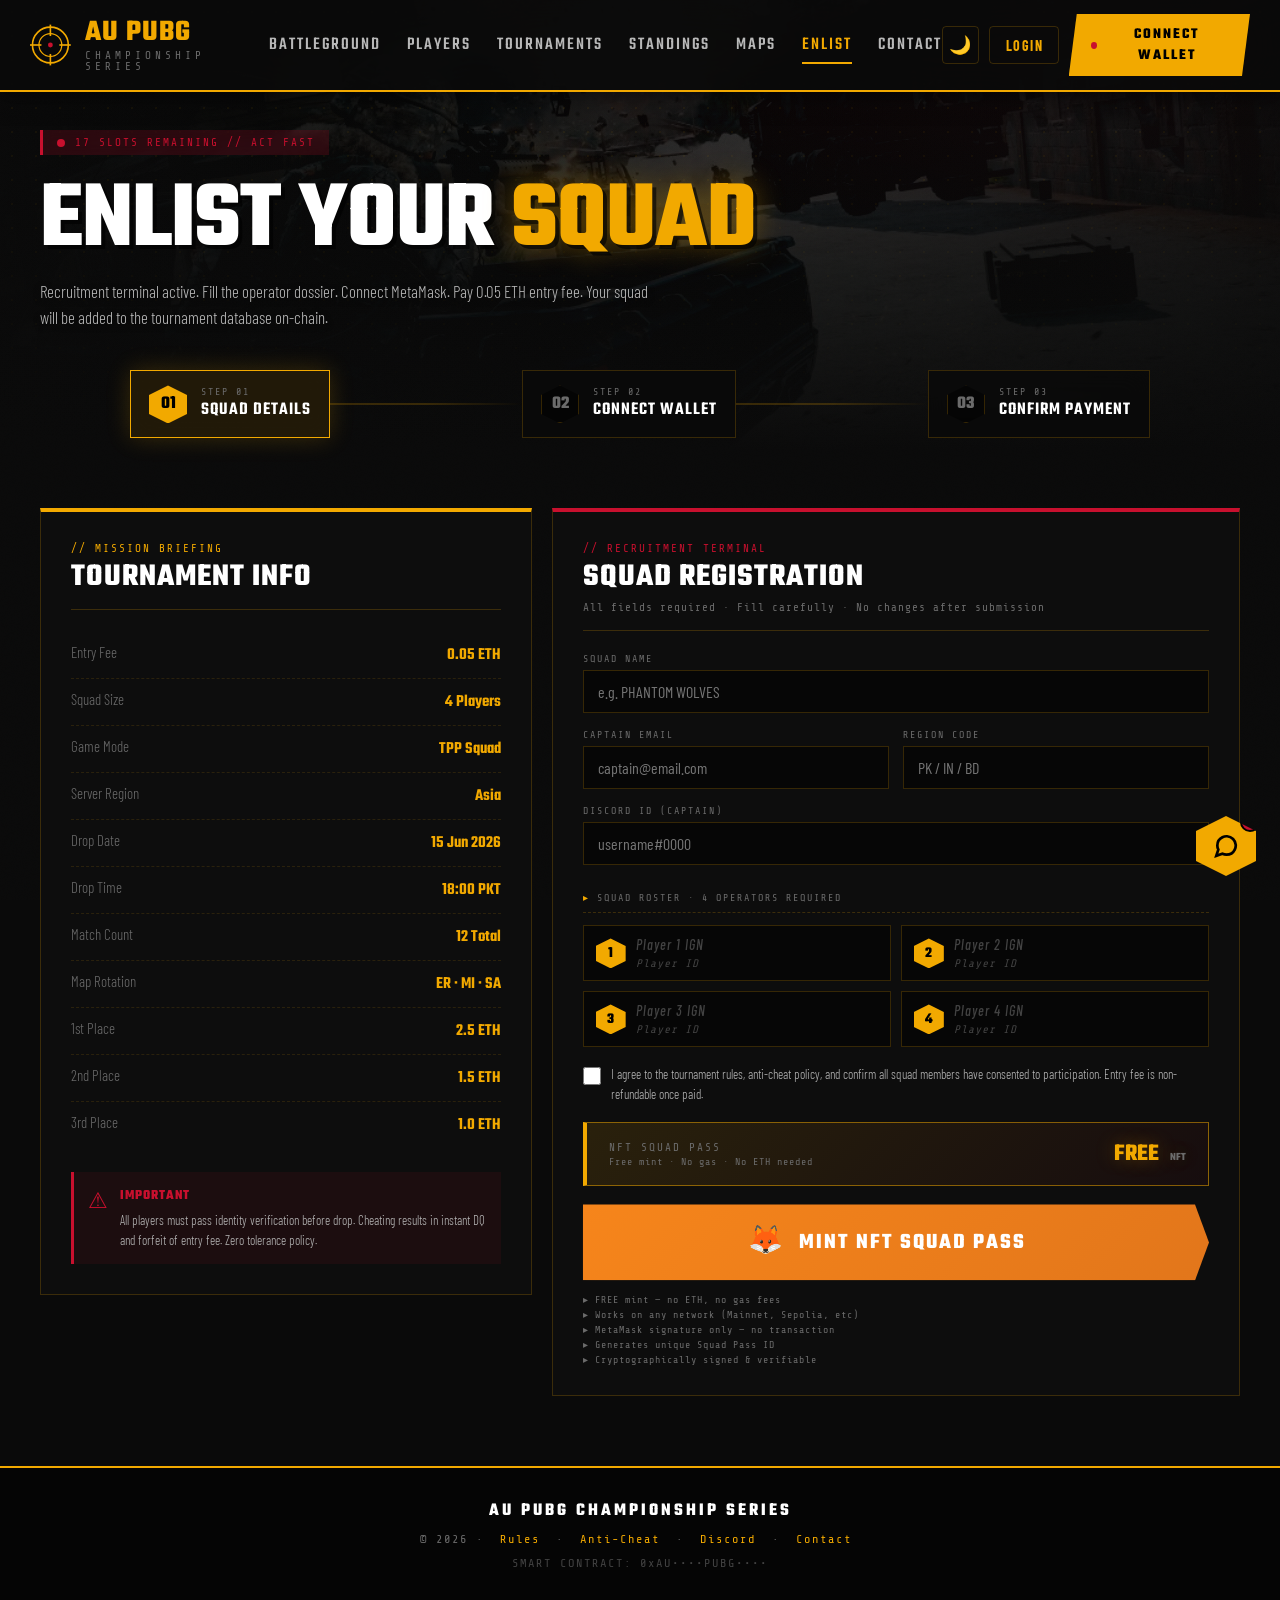
<file: register.html>
<!DOCTYPE html>
<html lang="en">
<head>
  <meta charset="UTF-8" />
  <meta name="viewport" content="width=device-width, initial-scale=1.0"/>
  <title>Enlist Squad — AU PUBG Tournament</title>

  <link rel="preconnect" href="https://fonts.googleapis.com">
  <link rel="preconnect" href="https://fonts.gstatic.com" crossorigin>
  <link href="https://fonts.googleapis.com/css2?family=Teko:wght@400;500;600;700&family=Barlow+Condensed:wght@300;400;500;600;700;800&family=Share+Tech+Mono&display=swap" rel="stylesheet">

  <link rel="stylesheet" href="style.css">
  <link rel="stylesheet" href="theme.css">
  <link rel="stylesheet" href="register.css">
  
  <!-- Shared wallet + chatbot logic -->
  <script src="theme.js" defer></script>
  <script src="wallet.js" defer></script>
  <script src="chatbot.js" defer></script>
</head>
<body>

  <!-- ===== PAGE BANNER ===== -->
  <div class="page-banner">
    <img src="images/4.png" alt="PUBG Combat" />
    <div class="page-banner-overlay"></div>
  </div>

  <!-- ===== NAVIGATION ===== -->
  <nav>
      <div class="logo">
      <div class="logo-icon">
        <svg viewBox="0 0 50 50" fill="none">
          <circle cx="25" cy="25" r="22" stroke="#f2a900" stroke-width="2"/>
          <circle cx="25" cy="25" r="14" stroke="#f2a900" stroke-width="1.5"/>
          <circle cx="25" cy="25" r="3" fill="#c8102e"/>
          <line x1="25" y1="0" x2="25" y2="14" stroke="#f2a900" stroke-width="2"/>
          <line x1="25" y1="36" x2="25" y2="50" stroke="#f2a900" stroke-width="2"/>
          <line x1="0" y1="25" x2="14" y2="25" stroke="#f2a900" stroke-width="2"/>
          <line x1="36" y1="25" x2="50" y2="25" stroke="#f2a900" stroke-width="2"/>
        </svg>
      </div>
      <div class="logo-text">
        <span class="l1">AU PUBG</span>
        <span class="l2">CHAMPIONSHIP SERIES</span>
      </div>
    </div>

    <ul class="nav-links">
      <li><a href="index.html">Battleground</a></li>
      <li><a href="players.html">Players</a></li>
      <li><a href="tournaments.html">Tournaments</a></li>
      <li><a href="leaderboard.html">Standings</a></li>
      <li><a href="maps.html">Maps</a></li>
      <li><a href="register.html" class="active">Enlist</a></li>
      <li><a href="contact.html">Contact</a></li>
    </ul>

    <div class="nav-actions">
      <button class="theme-toggle-btn" id="themeToggle" title="Toggle theme">🌙</button>
      <a href="login.html" class="nav-account-btn" id="navAccountBtn">LOGIN</a>
      <button class="wallet-btn" id="walletBtn">
        <span class="dot"></span>
        <span id="walletText">CONNECT WALLET</span>
      </button>
    </div>
  </nav>

  <!-- ===== PAGE HEADER ===== -->
  <section class="page-header">
    <div class="page-header-content">
      <div class="tag">
        <span class="live"></span>
        17 SLOTS REMAINING // ACT FAST
      </div>
      <h1 class="page-title">Enlist Your <span>Squad</span></h1>
      <p class="page-sub">Recruitment terminal active. Fill the operator dossier. Connect MetaMask. Pay 0.05 ETH entry fee. Your squad will be added to the tournament database on-chain.</p>
    </div>
  </section>

  <!-- ===== STEPS INDICATOR ===== -->
  <section class="steps-bar">
    <div class="step" id="step1">
      <div class="step-num">01</div>
      <div class="step-text">
        <div class="step-label">STEP 01</div>
        <div class="step-name">Squad Details</div>
      </div>
    </div>
    <div class="step-line"></div>
    <div class="step" id="step2">
      <div class="step-num">02</div>
      <div class="step-text">
        <div class="step-label">STEP 02</div>
        <div class="step-name">Connect Wallet</div>
      </div>
    </div>
    <div class="step-line"></div>
    <div class="step" id="step3">
      <div class="step-num">03</div>
      <div class="step-text">
        <div class="step-label">STEP 03</div>
        <div class="step-name">Confirm Payment</div>
      </div>
    </div>
  </section>

  <!-- ===== MAIN REGISTRATION ===== -->
  <section class="reg-section">
    <div class="reg-wrap">

      <!-- ===== LEFT: MISSION BRIEFING ===== -->
      <div class="reg-info">
        <div class="reg-info-header">
          <div class="ri-tag">// MISSION BRIEFING</div>
          <h2>Tournament Info</h2>
        </div>

        <ul>
          <li><span>Entry Fee</span><span>0.05 ETH</span></li>
          <li><span>Squad Size</span><span>4 Players</span></li>
          <li><span>Game Mode</span><span>TPP Squad</span></li>
          <li><span>Server Region</span><span>Asia</span></li>
          <li><span>Drop Date</span><span>15 Jun 2026</span></li>
          <li><span>Drop Time</span><span>18:00 PKT</span></li>
          <li><span>Match Count</span><span>12 Total</span></li>
          <li><span>Map Rotation</span><span>ER · MI · SA</span></li>
          <li><span>1st Place</span><span>2.5 ETH</span></li>
          <li><span>2nd Place</span><span>1.5 ETH</span></li>
          <li><span>3rd Place</span><span>1.0 ETH</span></li>
        </ul>

        <div class="warning-box">
          <div class="warn-icon">⚠</div>
          <div class="warn-text">
            <strong>IMPORTANT</strong>
            All players must pass identity verification before drop. Cheating results in instant DQ and forfeit of entry fee. Zero tolerance policy.
          </div>
        </div>
      </div>

      <!-- ===== RIGHT: REGISTRATION FORM ===== -->
      <div class="reg-form">
        <div class="reg-form-header">
          <div class="ri-tag red">// RECRUITMENT TERMINAL</div>
          <h2>Squad Registration</h2>
          <p class="reg-form-sub">All fields required · Fill carefully · No changes after submission</p>
        </div>

        <div class="form-row">
          <label>Squad Name</label>
          <input type="text" id="teamName" placeholder="e.g. PHANTOM WOLVES" />
        </div>

        <div class="form-row two">
          <div>
            <label>Captain Email</label>
            <input type="email" id="email" placeholder="captain@email.com" />
          </div>
          <div>
            <label>Region Code</label>
            <input type="text" id="region" placeholder="PK / IN / BD" maxlength="2"/>
          </div>
        </div>

        <div class="form-row">
          <label>Discord ID (Captain)</label>
          <input type="text" id="discord" placeholder="username#0000" />
        </div>

        <div class="roster-header">
          <span>SQUAD ROSTER · 4 OPERATORS REQUIRED</span>
        </div>

        <div class="players-grid">
          <div class="player-slot">
            <div class="player-num">1</div>
            <div class="player-fields">
              <input type="text" id="p1" placeholder="Player 1 IGN"/>
              <input type="text" id="p1id" placeholder="Player ID" class="player-id"/>
            </div>
          </div>
          <div class="player-slot">
            <div class="player-num">2</div>
            <div class="player-fields">
              <input type="text" id="p2" placeholder="Player 2 IGN"/>
              <input type="text" id="p2id" placeholder="Player ID" class="player-id"/>
            </div>
          </div>
          <div class="player-slot">
            <div class="player-num">3</div>
            <div class="player-fields">
              <input type="text" id="p3" placeholder="Player 3 IGN"/>
              <input type="text" id="p3id" placeholder="Player ID" class="player-id"/>
            </div>
          </div>
          <div class="player-slot">
            <div class="player-num">4</div>
            <div class="player-fields">
              <input type="text" id="p4" placeholder="Player 4 IGN"/>
              <input type="text" id="p4id" placeholder="Player ID" class="player-id"/>
            </div>
          </div>
        </div>

        <div class="terms">
          <label class="terms-check">
            <input type="checkbox" id="terms" />
            <span>I agree to the tournament rules, anti-cheat policy, and confirm all squad members have consented to participation. Entry fee is non-refundable once paid.</span>
          </label>
        </div>

        <div class="fee-box">
          <div>
            <div class="fee-l">NFT Squad Pass</div>
            <div class="fee-meta">Free mint · No gas · No ETH needed</div>
          </div>
          <div class="fee-v" style="font-size:24px;">FREE <small style="font-size:11px;">NFT</small></div>
        </div>

        <button class="metamask-btn" id="payBtn">
          <span class="mm-fox">🦊</span>
          <span id="payText">MINT NFT SQUAD PASS</span>
        </button>

        <div class="tx-info">
          <div>▸ FREE mint — no ETH, no gas fees</div>
          <div>▸ Works on any network (Mainnet, Sepolia, etc)</div>
          <div>▸ MetaMask signature only — no transaction</div>
          <div>▸ Generates unique Squad Pass ID</div>
          <div>▸ Cryptographically signed & verifiable</div>
        </div>
      </div>
    </div>
  </section>

  <!-- ===== FOOTER ===== -->
  <footer>
    <div class="foot-mark">AU PUBG CHAMPIONSHIP SERIES</div>
    © 2026 · <a href="#">Rules</a> · <a href="#">Anti-Cheat</a> · <a href="#">Discord</a> · <a href="contact.html">Contact</a>
    <div class="foot-contract">SMART CONTRACT: 0xAU••••PUBG••••</div>
  </footer>

  <!-- ===== SUCCESS MODAL — NFT SQUAD PASS ===== -->
  <div class="modal" id="successModal">
    <div class="modal-box">
      <!-- NFT Card -->
      <div class="nft-card">
        <div class="nft-card-header">
          <div class="nft-badge">NFT</div>
          <div class="nft-id" id="nftId">AUPUBG-XXXX</div>
        </div>
        <div class="nft-card-body">
          <div class="nft-medal">🏆</div>
          <div class="nft-title">SQUAD PASS</div>
          <div class="nft-squad-name" id="nftSquadName">SQUAD NAME</div>
          <div class="nft-divider"></div>
          <div class="nft-meta-grid">
            <div>
              <div class="nft-meta-label">SEASON</div>
              <div class="nft-meta-value">07</div>
            </div>
            <div>
              <div class="nft-meta-label">TYPE</div>
              <div class="nft-meta-value">SQUAD</div>
            </div>
            <div>
              <div class="nft-meta-label">STATUS</div>
              <div class="nft-meta-value">ACTIVE</div>
            </div>
            <div>
              <div class="nft-meta-label">RARITY</div>
              <div class="nft-meta-value">EPIC</div>
            </div>
          </div>
        </div>
        <div class="nft-card-footer">
          <div class="nft-wallet" id="nftWallet">0x...</div>
        </div>
      </div>

      <h3>SQUAD ENLISTED</h3>
      <div class="modal-sub">// NFT SQUAD PASS MINTED</div>
      <p>Your unique NFT Squad Pass has been minted and signed with your MetaMask wallet. Drop coordinates will be sent to your captain email 24 hours before match start.</p>
      <div class="tx-hash" id="txHash">0x...</div>
      <button class="btn btn-primary" id="modalClose">ACKNOWLEDGED</button>
    </div>
  </div>

  <!-- ===== CHATBOT ===== -->
  <button class="chatbot-toggle" id="chatToggle">
    <svg viewBox="0 0 24 24" fill="none" stroke="currentColor" stroke-width="2.5">
      <path d="M21 11.5a8.38 8.38 0 0 1-.9 3.8 8.5 8.5 0 0 1-7.6 4.7 8.38 8.38 0 0 1-3.8-.9L3 21l1.9-5.7a8.38 8.38 0 0 1-.9-3.8 8.5 8.5 0 0 1 4.7-7.6 8.38 8.38 0 0 1 3.8-.9h.5a8.48 8.48 0 0 1 8 8v.5z"/>
    </svg>
    <span class="badge" id="chatBadge">1</span>
  </button>

  <div class="chatbot" id="chatbot">
    <div class="cb-head">
      <div class="cb-avatar">🎯</div>
      <div class="cb-info">
        <h4>AU Assistant</h4>
        <p>ONLINE · READY</p>
      </div>
      <button class="cb-close" id="cbClose">✕</button>
    </div>
    <div class="cb-body" id="cbBody">
      <div class="msg bot">Registration page! 📝 Squad details fill karne mein madad chahiye? Ya MetaMask setup ke baare mein puchna hai?</div>
    </div>
    <div class="cb-suggestions">
      <button class="suggest-btn" data-q="MetaMask help">MetaMask</button>
      <button class="suggest-btn" data-q="Entry fee">Fee</button>
      <button class="suggest-btn" data-q="Refund policy">Refund</button>
    </div>
    <div class="cb-input">
      <input type="text" id="cbInput" placeholder="Type your message..."/>
      <button id="cbSend">→</button>
    </div>
  </div>

  <script>
    // Step indicator update
    function updateStep(n) {
      document.querySelectorAll('.step').forEach((s, i) => {
        if (i < n) s.classList.add('done');
        else s.classList.remove('done');
        if (i === n) s.classList.add('active');
        else s.classList.remove('active');
      });
    }
    updateStep(0);

    // Wallet connection handled by wallet.js (shared)
    // window.walletAddress is set globally by wallet.js
    
    // Update step indicator when wallet connects
    function updateWalletStepStatus() {
      if (window.walletAddress) {
        const allFilled = ['teamName', 'email', 'p1', 'p2', 'p3', 'p4'].every(i => document.getElementById(i).value.trim());
        updateStep(allFilled ? 2 : 1);
      }
    }
    
    // Watch for wallet connect (poll briefly after page load)
    setTimeout(updateWalletStepStatus, 500);
    setInterval(updateWalletStepStatus, 2000);

    // Track form completion for step 1
    ['teamName', 'email', 'p1', 'p2', 'p3', 'p4'].forEach(id => {
      document.getElementById(id).addEventListener('input', () => {
        const allFilled = ['teamName', 'email', 'p1', 'p2', 'p3', 'p4'].every(i => document.getElementById(i).value.trim());
        if (allFilled && !window.walletAddress) updateStep(1);
        else if (allFilled && window.walletAddress) updateStep(2);
      });
    });

    // Pay button
    document.getElementById('payBtn').addEventListener('click', async () => {
      const teamName = document.getElementById('teamName').value.trim();
      const email = document.getElementById('email').value.trim();
      const p1 = document.getElementById('p1').value.trim();
      const p2 = document.getElementById('p2').value.trim();
      const p3 = document.getElementById('p3').value.trim();
      const p4 = document.getElementById('p4').value.trim();
      const terms = document.getElementById('terms').checked;

      if (!teamName || !email || !p1 || !p2 || !p3 || !p4) {
        showWalletDialog({
          icon: '📋',
          title: 'FIELDS INCOMPLETE',
          message: 'Saari fields fill karni hain — squad name, captain email, aur charon players ke IGNs.',
          primaryBtn: 'OK',
          secondaryBtn: null,
          type: 'warning'
        });
        return;
      }
      if (!terms) {
        showWalletDialog({
          icon: '📜',
          title: 'TERMS REQUIRED',
          message: 'Tournament rules accept karne ke liye terms checkbox tick karein.',
          primaryBtn: 'OK',
          secondaryBtn: null,
          type: 'warning'
        });
        return;
      }
      
      // ============================================================
      // CRITICAL: Wallet check — show dialog if not connected
      // NO demo wallet fallback — actual MetaMask sign zaroori
      // ============================================================
      const walletReady = await requireWallet();
      if (!walletReady) return;
      
      // Get fresh wallet address from global state
      const walletAddress = window.walletAddress;

      const btn = document.getElementById('payBtn');
      const txt = document.getElementById('payText');
      btn.disabled = true;
      txt.innerText = 'MINTING NFT SQUAD PASS...';

      // ===== NFT SIGNING =====
      // Uses MetaMask's personal_sign — NO real money, NO gas, NO testnet ETH needed!
      
      const squadPassId = 'AUPUBG-' + Date.now().toString(36).toUpperCase() + '-' + Math.random().toString(36).substr(2, 4).toUpperCase();
      const timestamp = new Date().toISOString();
      
      const messageToSign = `🎮 AU PUBG TOURNAMENT — NFT SQUAD PASS

═══════════════════════════════════════
SQUAD ENLISTMENT CERTIFICATE
═══════════════════════════════════════

Squad Name: ${teamName.toUpperCase()}
Squad Pass ID: ${squadPassId}
Captain: ${email}
Roster: ${p1}, ${p2}, ${p3}, ${p4}
Wallet: ${walletAddress}
Timestamp: ${timestamp}

═══════════════════════════════════════
By signing this message, you confirm:
✓ All roster members consent to participation
✓ You agree to tournament rules
✓ This signature mints your Squad Pass NFT
✓ Drop coordinates will be sent to captain email

This is a FREE signature — no gas, no ETH.
═══════════════════════════════════════`;

      let signature = null;
      try {
        signature = await window.ethereum.request({
          method: 'personal_sign',
          params: [messageToSign, walletAddress]
        });
      } catch (e) {
        console.log('Signature rejected:', e);
        btn.disabled = false;
        txt.innerText = 'MINT NFT SQUAD PASS';
        showWalletDialog({
          icon: '✋',
          title: 'SIGNATURE CANCELLED',
          message: 'Aap ne MetaMask mein signature reject kar di.<br><br>NFT mint karne ke liye <b>"Sign"</b> click karna zaroori hai.',
          primaryBtn: 'TRY AGAIN',
          secondaryBtn: 'CANCEL',
          type: 'warning',
          onPrimary: () => document.getElementById('payBtn').click()
        });
        return;
      }
      
      if (!signature) {
        btn.disabled = false;
        txt.innerText = 'MINT NFT SQUAD PASS';
        showWalletDialog({
          icon: '❌',
          title: 'SIGNATURE FAILED',
          message: 'Signature receive nahi hua. MetaMask check karein aur dobara try karein.',
          primaryBtn: 'OK',
          secondaryBtn: null,
          type: 'error'
        });
        return;
      }
      
      // Generate a "transaction hash" from the signature (last 64 chars, prefixed)
      const txHash = '0x' + signature.slice(-64);

      // ============================================================
      // SAVE TO DATABASE (XAMPP/MySQL backend)
      // ============================================================
      txt.innerText = 'SAVING TO DATABASE...';
      
      try {
        const response = await fetch('https://aupubg.rf.gd/save_team.php', {
          method: 'POST',
          headers: { 'Content-Type': 'application/json' },
          body: JSON.stringify({
            squadPassId:   squadPassId,
            squadName:     teamName,
            captainEmail:  email,
            regionCode:    document.getElementById('region').value.trim(),
            discordId:     document.getElementById('discord').value.trim(),
            walletAddress: walletAddress,
            txSignature:   signature,
            players: [
              { ign: p1, id: document.getElementById('p1id').value.trim() },
              { ign: p2, id: document.getElementById('p2id').value.trim() },
              { ign: p3, id: document.getElementById('p3id').value.trim() },
              { ign: p4, id: document.getElementById('p4id').value.trim() }
            ]
          })
        });
        
        const result = await response.json();
        
        if (!result.success) {
          console.error('Database save failed:', result.error);
          // Don't block — NFT already minted. Show in console only.
        } else {
          console.log('Saved to database! Squad ID:', result.squad_id);
        }
      } catch (dbError) {
        // Backend not reachable (XAMPP off, or opened as file://)
        console.error('Backend unreachable:', dbError);
        // Silent — NFT mint successful is what matters most
      }

      updateStep(3);
      
      // Populate NFT card display
      document.getElementById('nftId').innerText = squadPassId;
      document.getElementById('nftSquadName').innerText = teamName.toUpperCase();
      document.getElementById('nftWallet').innerText = walletAddress.slice(0, 6) + '...' + walletAddress.slice(-4);
      document.getElementById('txHash').innerText = txHash;
      document.getElementById('successModal').classList.add('open');

      btn.disabled = false;
      txt.innerText = 'MINT NFT SQUAD PASS';
    });

    document.getElementById('modalClose').addEventListener('click', () => {
      document.getElementById('successModal').classList.remove('open');
      ['teamName', 'email', 'region', 'discord', 'p1', 'p2', 'p3', 'p4', 'p1id', 'p2id', 'p3id', 'p4id'].forEach(id => {
        document.getElementById(id).value = '';
      });
      document.getElementById('terms').checked = false;
      updateStep(window.walletAddress ? 1 : 0);
    });

    // Chatbot logic handled by chatbot.js (shared, uses Gemini AI)
  </script>
</body>
</html>
</file>
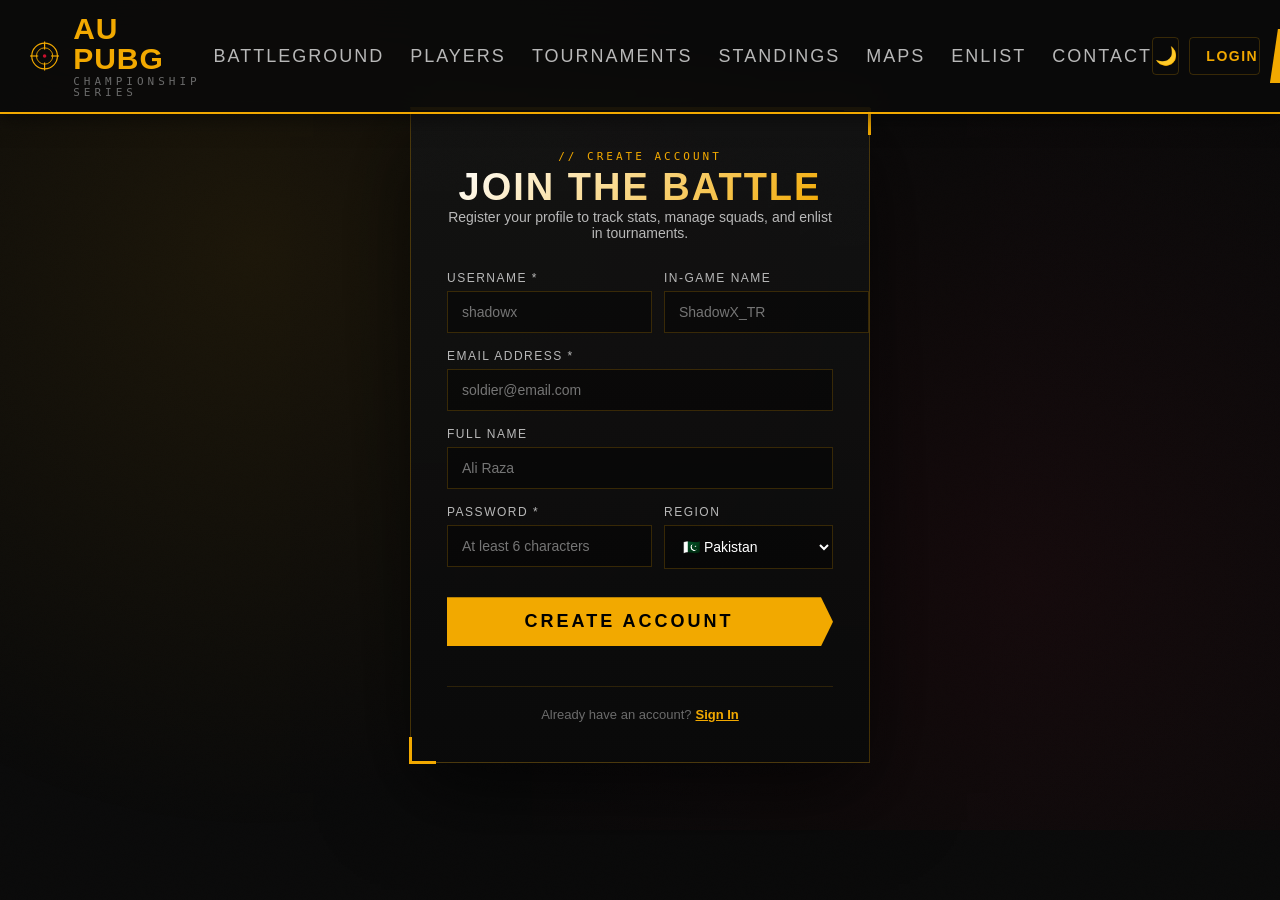
<file: signup.html>
<!DOCTYPE html>
<html lang="en">
<head>
  <meta charset="UTF-8" />
  <meta name="viewport" content="width=device-width, initial-scale=1.0"/>
  <title>Sign Up — AU PUBG Tournament</title>
  <link rel="stylesheet" href="style.css">
  <link rel="stylesheet" href="theme.css">
  <link rel="stylesheet" href="auth.css">
  <script src="theme.js" defer></script>
  <script src="wallet.js" defer></script>
</head>
<body>

  <!-- ===== NAV ===== -->
  <nav>
      <div class="logo">
      <div class="logo-icon">
        <svg viewBox="0 0 50 50" fill="none">
          <circle cx="25" cy="25" r="22" stroke="#f2a900" stroke-width="2"/>
          <circle cx="25" cy="25" r="14" stroke="#f2a900" stroke-width="1.5"/>
          <circle cx="25" cy="25" r="3" fill="#c8102e"/>
          <line x1="25" y1="0" x2="25" y2="14" stroke="#f2a900" stroke-width="2"/>
          <line x1="25" y1="36" x2="25" y2="50" stroke="#f2a900" stroke-width="2"/>
          <line x1="0" y1="25" x2="14" y2="25" stroke="#f2a900" stroke-width="2"/>
          <line x1="36" y1="25" x2="50" y2="25" stroke="#f2a900" stroke-width="2"/>
        </svg>
      </div>
      <div class="logo-text">
        <span class="l1">AU PUBG</span>
        <span class="l2">CHAMPIONSHIP SERIES</span>
      </div>
    </div>

    <ul class="nav-links">
      <li><a href="index.html">Battleground</a></li>
      <li><a href="players.html">Players</a></li>
      <li><a href="tournaments.html">Tournaments</a></li>
      <li><a href="leaderboard.html">Standings</a></li>
      <li><a href="maps.html">Maps</a></li>
      <li><a href="register.html">Enlist</a></li>
      <li><a href="contact.html">Contact</a></li>
    </ul>

    <div class="nav-actions">
      <button class="theme-toggle-btn" id="themeToggle" title="Toggle theme">🌙</button>
      <a href="login.html" class="nav-account-btn" id="navAccountBtn">LOGIN</a>
      <button class="wallet-btn" id="walletBtn">
        <span class="dot"></span>
        <span id="walletText">CONNECT WALLET</span>
      </button>
    </div>
  </nav>

  <!-- ===== SIGNUP CARD ===== -->
  <section class="auth-wrap">
    <div class="auth-card">
      <div class="auth-tag">// CREATE ACCOUNT</div>
      <h1 class="auth-title">Join the Battle</h1>
      <p class="auth-sub">Register your profile to track stats, manage squads, and enlist in tournaments.</p>

      <div class="auth-error" id="signupError"></div>
      <div class="auth-success" id="signupSuccess"></div>

      <form class="auth-form" id="signupForm">
        <div class="auth-row">
          <div class="auth-field">
            <label for="username">Username *</label>
            <input type="text" id="username" required minlength="3" maxlength="50" placeholder="shadowx">
          </div>
          <div class="auth-field">
            <label for="ign">In-Game Name</label>
            <input type="text" id="ign" maxlength="50" placeholder="ShadowX_TR">
          </div>
        </div>

        <div class="auth-field">
          <label for="email">Email Address *</label>
          <input type="email" id="email" required placeholder="soldier@email.com">
        </div>

        <div class="auth-field">
          <label for="fullName">Full Name</label>
          <input type="text" id="fullName" maxlength="100" placeholder="Ali Raza">
        </div>

        <div class="auth-row">
          <div class="auth-field">
            <label for="password">Password *</label>
            <input type="password" id="password" required minlength="6" placeholder="At least 6 characters">
          </div>
          <div class="auth-field">
            <label for="region">Region</label>
            <select id="region">
              <option value="PK">🇵🇰 Pakistan</option>
              <option value="IN">🇮🇳 India</option>
              <option value="BD">🇧🇩 Bangladesh</option>
              <option value="LK">🇱🇰 Sri Lanka</option>
              <option value="NP">🇳🇵 Nepal</option>
            </select>
          </div>
        </div>

        <button type="submit" class="auth-submit" id="signupBtn">
          <span id="signupBtnText">CREATE ACCOUNT</span>
        </button>

        <div class="auth-alt">
          Already have an account?<a href="login.html">Sign In</a>
        </div>
      </form>
    </div>
  </section>

  <script>
    const form = document.getElementById('signupForm');
    const err = document.getElementById('signupError');
    const success = document.getElementById('signupSuccess');
    const btn = document.getElementById('signupBtn');
    const btnText = document.getElementById('signupBtnText');

    function showError(msg) {
      err.innerText = msg;
      err.classList.add('show');
      success.classList.remove('show');
    }
    function showSuccess(msg) {
      success.innerText = msg;
      success.classList.add('show');
      err.classList.remove('show');
    }

    form.addEventListener('submit', async (e) => {
      e.preventDefault();
      err.classList.remove('show');
      success.classList.remove('show');

      const username = document.getElementById('username').value.trim();
      const email    = document.getElementById('email').value.trim();
      const password = document.getElementById('password').value;
      const fullName = document.getElementById('fullName').value.trim();
      const ign      = document.getElementById('ign').value.trim();
      const region   = document.getElementById('region').value;

      // Client-side validation
      if (username.length < 3) return showError('Username must be at least 3 characters.');
      if (password.length < 6) return showError('Password must be at least 6 characters.');
      if (!/^[^@]+@[^@]+\.[^@]+$/.test(email)) return showError('Please enter a valid email.');

      btn.disabled = true;
      btnText.innerText = 'CREATING ACCOUNT...';

      try {
        const res = await fetch('https://aupubg.rf.gd/signup.php', {
          method: 'POST',
          headers: { 'Content-Type': 'application/json' },
          body: JSON.stringify({ username, email, password, fullName, ign, region })
        });
        const data = await res.json();

        if (data.success) {
          showSuccess('Account created! Redirecting to login...');
          setTimeout(() => window.location.href = 'login.html', 1500);
        } else {
          showError(data.error || 'Signup failed.');
          btn.disabled = false;
          btnText.innerText = 'CREATE ACCOUNT';
        }
      } catch (ex) {
        showError('Backend not reachable. Make sure XAMPP is running.');
        btn.disabled = false;
        btnText.innerText = 'CREATE ACCOUNT';
      }
    });
  </script>
</body>
</html>
</file>
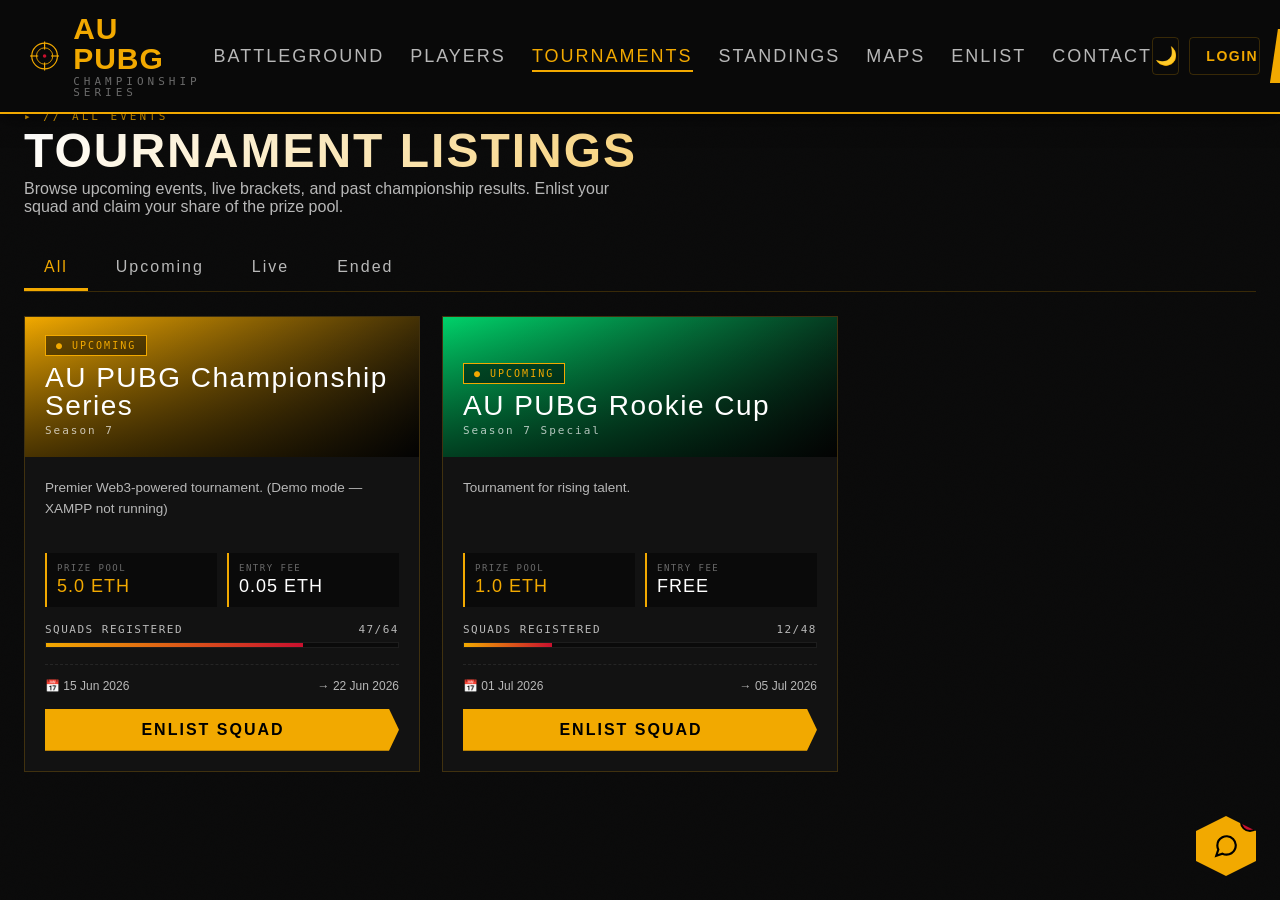
<file: tournaments.html>
<!DOCTYPE html>
<html lang="en">
<head>
  <meta charset="UTF-8" />
  <meta name="viewport" content="width=device-width, initial-scale=1.0"/>
  <title>Tournaments — AU PUBG</title>
  <link rel="stylesheet" href="style.css">
  <link rel="stylesheet" href="theme.css">
  <script src="theme.js" defer></script>
  <script src="wallet.js" defer></script>
  <script src="chatbot.js" defer></script>
  <style>
    .tour-wrap { padding: 110px 24px 60px; max-width: 1300px; margin: 0 auto; }
    .tour-head { margin-bottom: 30px; }
    .tour-head .sec-tag { font-family: 'Share Tech Mono', monospace; font-size: 11px; color: var(--pubg-orange); letter-spacing: 3px; }
    .tour-head h1 { font-family: 'Teko', sans-serif; font-size: 48px; letter-spacing: 2px; margin: 8px 0; background: linear-gradient(135deg, #fff 0%, var(--pubg-orange) 100%); -webkit-background-clip: text; background-clip: text; -webkit-text-fill-color: transparent; }
    .tour-head p { color: var(--text-mid); max-width: 600px; }

    .tour-tabs { display: flex; gap: 8px; margin-bottom: 24px; border-bottom: 1px solid var(--border-color); }
    .tour-tab { background: transparent; border: none; color: var(--text-mid); padding: 12px 20px; font-family: 'Teko', sans-serif; font-size: 16px; letter-spacing: 2px; cursor: pointer; border-bottom: 3px solid transparent; transition: all .2s; }
    .tour-tab.active { color: var(--pubg-orange); border-bottom-color: var(--pubg-orange); }
    .tour-tab:hover { color: #fff; }

    .tour-grid { display: grid; grid-template-columns: repeat(auto-fill, minmax(380px, 1fr)); gap: 22px; }

    .tour-card { background: rgba(20, 20, 20, 0.85); border: 1px solid var(--border-color); position: relative; overflow: hidden; transition: all .3s; }
    .tour-card:hover { transform: translateY(-4px); border-color: var(--pubg-orange); box-shadow: 0 16px 40px rgba(0,0,0,0.4); }
    .tour-banner { height: 140px; position: relative; overflow: hidden; display: flex; align-items: end; padding: 20px; }
    .tour-banner::before { content: ''; position: absolute; inset: 0; background: linear-gradient(135deg, var(--banner), rgba(0,0,0,0.6)); }
    .tour-banner::after { content: ''; position: absolute; inset: 0; background: linear-gradient(180deg, transparent 0%, rgba(0,0,0,0.6) 100%); }
    .tour-banner-content { position: relative; z-index: 2; width: 100%; }
    .tour-status { display: inline-block; font-family: 'Share Tech Mono', monospace; font-size: 10px; letter-spacing: 2px; padding: 4px 10px; background: rgba(0,0,0,0.5); border: 1px solid rgba(255,255,255,0.2); margin-bottom: 8px; }
    .tour-status.upcoming { color: var(--pubg-orange); border-color: var(--pubg-orange); }
    .tour-status.live { color: #00d26a; border-color: #00d26a; animation: pulse 2s infinite; }
    .tour-status.ended { color: var(--text-dim); }
    .tour-title { font-family: 'Teko', sans-serif; font-size: 28px; line-height: 1; color: #fff; letter-spacing: 1.5px; }
    .tour-season { font-family: 'Share Tech Mono', monospace; font-size: 11px; color: rgba(255,255,255,0.7); letter-spacing: 2px; margin-top: 4px; }

    .tour-body { padding: 20px; }
    .tour-desc { font-size: 13.5px; color: var(--text-mid); line-height: 1.6; margin-bottom: 16px; min-height: 60px; }

    .tour-stats { display: grid; grid-template-columns: 1fr 1fr; gap: 10px; margin-bottom: 16px; }
    .tour-stat { background: rgba(0,0,0,0.4); padding: 10px; border-left: 2px solid var(--pubg-orange); }
    .tour-stat .label { font-family: 'Share Tech Mono', monospace; font-size: 9px; letter-spacing: 1.5px; color: var(--text-dim); }
    .tour-stat .value { font-family: 'Teko', sans-serif; font-size: 18px; color: #fff; letter-spacing: 1px; margin-top: 3px; }

    .tour-progress { margin-bottom: 16px; }
    .tour-progress-label { display: flex; justify-content: space-between; font-family: 'Share Tech Mono', monospace; font-size: 11px; letter-spacing: 1.5px; color: var(--text-mid); margin-bottom: 6px; }
    .tour-progress-bar { height: 6px; background: rgba(0,0,0,0.4); border: 1px solid var(--border-soft); overflow: hidden; }
    .tour-progress-fill { height: 100%; background: linear-gradient(90deg, var(--pubg-orange), var(--pubg-red)); transition: width 1s ease; }

    .tour-dates { display: flex; justify-content: space-between; padding-top: 14px; border-top: 1px dashed var(--border-soft); font-size: 12px; color: var(--text-mid); margin-bottom: 16px; }

    .tour-btn { display: block; width: 100%; padding: 12px; background: var(--pubg-orange); color: #000; text-align: center; font-family: 'Teko', sans-serif; font-weight: 700; font-size: 16px; letter-spacing: 2px; text-decoration: none; clip-path: polygon(0 0, calc(100% - 10px) 0, 100% 50%, calc(100% - 10px) 100%, 0 100%); padding-right: 30px; transition: all .2s; }
    .tour-btn:hover { background: #fff; }
    .tour-btn.disabled { background: rgba(255,255,255,0.1); color: var(--text-dim); pointer-events: none; }

    @media (max-width: 600px) {
      .tour-grid { grid-template-columns: 1fr; }
      .tour-head h1 { font-size: 36px; }
    }
  </style>
</head>
<body>

  <!-- ===== NAV ===== -->
  <nav>
      <div class="logo">
      <div class="logo-icon">
        <svg viewBox="0 0 50 50" fill="none">
          <circle cx="25" cy="25" r="22" stroke="#f2a900" stroke-width="2"/>
          <circle cx="25" cy="25" r="14" stroke="#f2a900" stroke-width="1.5"/>
          <circle cx="25" cy="25" r="3" fill="#c8102e"/>
          <line x1="25" y1="0" x2="25" y2="14" stroke="#f2a900" stroke-width="2"/>
          <line x1="25" y1="36" x2="25" y2="50" stroke="#f2a900" stroke-width="2"/>
          <line x1="0" y1="25" x2="14" y2="25" stroke="#f2a900" stroke-width="2"/>
          <line x1="36" y1="25" x2="50" y2="25" stroke="#f2a900" stroke-width="2"/>
        </svg>
      </div>
      <div class="logo-text">
        <span class="l1">AU PUBG</span>
        <span class="l2">CHAMPIONSHIP SERIES</span>
      </div>
    </div>

    <ul class="nav-links">
      <li><a href="index.html">Battleground</a></li>
      <li><a href="players.html">Players</a></li>
      <li><a href="tournaments.html" class="active">Tournaments</a></li>
      <li><a href="leaderboard.html">Standings</a></li>
      <li><a href="maps.html">Maps</a></li>
      <li><a href="register.html">Enlist</a></li>
      <li><a href="contact.html">Contact</a></li>
    </ul>

    <div class="nav-actions">
      <button class="theme-toggle-btn" id="themeToggle" title="Toggle theme">🌙</button>
      <a href="login.html" class="nav-account-btn" id="navAccountBtn">LOGIN</a>
      <button class="wallet-btn" id="walletBtn">
        <span class="dot"></span>
        <span id="walletText">CONNECT WALLET</span>
      </button>
    </div>
  </nav>

  <section class="tour-wrap">
    <div class="tour-head">
      <div class="sec-tag">// ALL EVENTS</div>
      <h1>Tournament Listings</h1>
      <p>Browse upcoming events, live brackets, and past championship results. Enlist your squad and claim your share of the prize pool.</p>
    </div>

    <div class="tour-tabs">
      <button class="tour-tab active" data-status="">All</button>
      <button class="tour-tab" data-status="upcoming">Upcoming</button>
      <button class="tour-tab" data-status="live">Live</button>
      <button class="tour-tab" data-status="ended">Ended</button>
    </div>

    <div class="tour-grid" id="tourGrid">
      <div style="grid-column:1/-1;text-align:center;padding:60px;color:var(--text-mid);">
        <div style="font-family:'Teko',sans-serif;font-size:22px;letter-spacing:2px;">LOADING TOURNAMENTS...</div>
      </div>
    </div>
  </section>

  <!-- Chatbot -->
  <button class="chatbot-toggle" id="chatToggle">
    <svg viewBox="0 0 24 24" fill="none" stroke="currentColor" stroke-width="2"><path d="M21 11.5a8.38 8.38 0 0 1-.9 3.8 8.5 8.5 0 0 1-7.6 4.7 8.38 8.38 0 0 1-3.8-.9L3 21l1.9-5.7a8.38 8.38 0 0 1-.9-3.8 8.5 8.5 0 0 1 4.7-7.6 8.38 8.38 0 0 1 3.8-.9h.5a8.48 8.48 0 0 1 8 8v.5z"/></svg>
    <span class="badge" id="chatBadge">1</span>
  </button>
  <div class="chatbot" id="chatbot">
    <div class="cb-head"><div class="cb-avatar">🎯</div><div class="cb-info"><h4>AU Assistant</h4><p><span class="cb-online"></span> Online</p></div><button class="cb-close" id="cbClose">✕</button></div>
    <div class="cb-body" id="cbBody"><div class="msg bot">Soldier! 🎯 Ask about any tournament — entry fees, dates, prize pools.</div></div>
    <div class="cb-suggestions"><button class="suggest-btn" data-q="Upcoming tournaments?">Upcoming</button><button class="suggest-btn" data-q="Free tournament?">Free Cup</button></div>
    <div class="cb-input"><input type="text" id="cbInput" placeholder="Ask..."><button id="cbSend">→</button></div>
  </div>

  <script>
    let currentStatus = '';

    async function loadTournaments() {
      const url = currentStatus ? `https://aupubg.rf.gd/get_tournaments.php?status=${currentStatus}` : 'https://aupubg.rf.gd/get_tournaments.php';
      try {
        const res = await fetch(url);
        const data = await res.json();
        if (data.success) renderTournaments(data.tournaments);
        else renderDemo();
      } catch (e) {
        renderDemo();
      }
    }

    function renderTournaments(list) {
      const grid = document.getElementById('tourGrid');
      if (list.length === 0) {
        grid.innerHTML = `<div style="grid-column:1/-1;text-align:center;padding:60px;color:var(--text-mid);"><div style="font-size:48px;margin-bottom:16px;">📭</div><div style="font-family:'Teko',sans-serif;font-size:24px;letter-spacing:2px;">NO TOURNAMENTS</div></div>`;
        return;
      }
      grid.innerHTML = list.map(t => {
        const pct = t.max_squads ? Math.round((t.registered / t.max_squads) * 100) : 0;
        const isUpcoming = t.status === 'upcoming';
        const isFull = t.registered >= t.max_squads;
        const btnDisabled = !isUpcoming || isFull;
        return `
        <div class="tour-card">
          <div class="tour-banner" style="--banner:${t.banner_color}">
            <div class="tour-banner-content">
              <div class="tour-status ${t.status}">● ${t.status.toUpperCase()}</div>
              <div class="tour-title">${escapeHtml(t.title)}</div>
              <div class="tour-season">${escapeHtml(t.season || '')}</div>
            </div>
          </div>
          <div class="tour-body">
            <p class="tour-desc">${escapeHtml(t.description)}</p>
            
            <div class="tour-stats">
              <div class="tour-stat">
                <div class="label">PRIZE POOL</div>
                <div class="value" style="color:var(--pubg-orange);">${escapeHtml(t.prize_pool)}</div>
              </div>
              <div class="tour-stat">
                <div class="label">ENTRY FEE</div>
                <div class="value">${escapeHtml(t.entry_fee)}</div>
              </div>
            </div>

            <div class="tour-progress">
              <div class="tour-progress-label">
                <span>SQUADS REGISTERED</span>
                <span>${t.registered}/${t.max_squads}</span>
              </div>
              <div class="tour-progress-bar">
                <div class="tour-progress-fill" style="width:${pct}%"></div>
              </div>
            </div>

            <div class="tour-dates">
              <span>📅 ${formatDate(t.start_date)}</span>
              <span>→ ${formatDate(t.end_date)}</span>
            </div>

            <a href="${btnDisabled ? '#' : 'register.html'}" class="tour-btn ${btnDisabled ? 'disabled' : ''}">
              ${t.status === 'ended' ? 'COMPLETED' : (isFull ? 'FULL' : 'ENLIST SQUAD')}
            </a>
          </div>
        </div>`;
      }).join('');
    }

    function renderDemo() {
      renderTournaments([
        {id:1, title:'AU PUBG Championship Series', season:'Season 7', description:'Premier Web3-powered tournament. (Demo mode — XAMPP not running)', prize_pool:'5.0 ETH', entry_fee:'0.05 ETH', start_date:'2026-06-15', end_date:'2026-06-22', max_squads:64, registered:47, status:'upcoming', banner_color:'#f2a900'},
        {id:2, title:'AU PUBG Rookie Cup', season:'Season 7 Special', description:'Tournament for rising talent.', prize_pool:'1.0 ETH', entry_fee:'FREE', start_date:'2026-07-01', end_date:'2026-07-05', max_squads:48, registered:12, status:'upcoming', banner_color:'#00d26a'},
      ]);
    }

    function formatDate(d) { if (!d) return '—'; return new Date(d).toLocaleDateString('en-GB', {day:'2-digit', month:'short', year:'numeric'}); }
    function escapeHtml(t) { const div = document.createElement('div'); div.innerText = t || ''; return div.innerHTML; }

    // Tab clicks
    document.querySelectorAll('.tour-tab').forEach(tab => {
      tab.addEventListener('click', () => {
        document.querySelectorAll('.tour-tab').forEach(t => t.classList.remove('active'));
        tab.classList.add('active');
        currentStatus = tab.dataset.status;
        loadTournaments();
      });
    });

    loadTournaments();
  </script>
</body>
</html>
</file>
<file: style.css>
/* ==========================================================
   AU PUBG TOURNAMENT — Main Stylesheet
   Theme: Official PUBG (Orange + Black + Military)
   With PUBG background image integration
   ========================================================== */

/* ===== ROOT COLOR VARIABLES (PUBG OFFICIAL PALETTE) ===== */
:root {
  --pubg-orange: #f2a900;
  --pubg-orange-deep: #e09100;
  --pubg-red: #c8102e;
  --pubg-dark: #0a0a0a;
  --pubg-charcoal: #141414;
  --pubg-steel: #1e1e1e;
  --pubg-gunmetal: #2a2a2a;
  --pubg-tan: #8b7355;
  --pubg-olive: #4a5239;
  --text: #ffffff;
  --text-dim: #9a9a9a;
  --text-mid: #c4c4c4;
  --border: rgba(242, 169, 0, 0.2);
  --border-strong: rgba(242, 169, 0, 0.5);
}

/* ===== GLOBAL RESET ===== */
* {
  margin: 0;
  padding: 0;
  box-sizing: border-box;
}

html, body {
  background: var(--pubg-dark);
  color: var(--text);
  font-family: 'Barlow Condensed', sans-serif;
  overflow-x: hidden;
  scroll-behavior: smooth;
}

body {
  min-height: 100vh;
  position: relative;
}

/* ==========================================================
   HERO BACKGROUND IMAGE (Fixed full-screen behind hero)
   ========================================================== */
.hero-bg {
  position: absolute;
  top: 0;
  left: 0;
  right: 0;
  height: 100vh;
  z-index: 0;
  overflow: hidden;
}

.hero-bg img {
  width: 100%;
  height: 100%;
  object-fit: cover;
  object-position: center;
  /* Slight desaturation + darkening for that gritty PUBG mood */
  filter: brightness(0.55) contrast(1.1) saturate(0.85);
}

/* Multi-layer dark overlay so text stays crisp readable */
.hero-bg-overlay {
  position: absolute;
  inset: 0;
  background:
    /* Left fade for hero text readability */
    linear-gradient(90deg, rgba(10, 10, 10, 0.92) 0%, rgba(10, 10, 10, 0.6) 50%, rgba(10, 10, 10, 0.75) 100%),
    /* Bottom fade into page content */
    linear-gradient(180deg, transparent 50%, rgba(10, 10, 10, 0.95) 90%, var(--pubg-dark) 100%),
    /* Orange tint glow from top */
    radial-gradient(ellipse at top, rgba(242, 169, 0, 0.12), transparent 60%);
  pointer-events: none;
}

/* Military dotted grid OVER the image */
.hero-bg-overlay::before {
  content: '';
  position: absolute;
  inset: 0;
  background-image: radial-gradient(circle, rgba(242, 169, 0, 0.08) 1px, transparent 1px);
  background-size: 24px 24px;
  -webkit-mask-image: linear-gradient(180deg, black 0%, black 60%, transparent 100%);
          mask-image: linear-gradient(180deg, black 0%, black 60%, transparent 100%);
}

/* Scanline effect over hero */
.hero-bg-overlay::after {
  content: '';
  position: absolute;
  inset: 0;
  background: repeating-linear-gradient(
    0deg,
    transparent 0,
    transparent 3px,
    rgba(255, 255, 255, 0.015) 3px,
    rgba(255, 255, 255, 0.015) 4px
  );
  pointer-events: none;
}

/* Below-hero dark base for the rest of the page */
body::before {
  content: '';
  position: fixed;
  inset: 0;
  background: var(--pubg-dark);
  z-index: -1;
}

/* Film grain over everything */
body::after {
  content: '';
  position: fixed;
  inset: 0;
  pointer-events: none;
  z-index: 1;
  background-image: url("data:image/svg+xml;utf8,<svg xmlns='http://www.w3.org/2000/svg' width='200' height='200'><filter id='n'><feTurbulence type='fractalNoise' baseFrequency='0.9'/></filter><rect width='200' height='200' filter='url(%23n)' opacity='0.4'/></svg>");
  opacity: .06;
  mix-blend-mode: overlay;
}

/* ==========================================================
   NAVIGATION BAR
   ========================================================== */
nav {
  position: fixed;
  top: 0;
  left: 0;
  right: 0;
  z-index: 100;
  padding: 14px 40px;
  display: flex;
  align-items: center;
  justify-content: space-between;
  background: rgba(10, 10, 10, 0.85);
  -webkit-backdrop-filter: blur(24px);
          backdrop-filter: blur(24px);
  border-bottom: 2px solid var(--pubg-orange);
  box-shadow: 0 4px 20px rgba(0, 0, 0, 0.5);
}

.logo {
  display: flex;
  align-items: center;
  gap: 14px;
  font-family: 'Teko', sans-serif;
}

.logo-icon {
  width: 42px;
  height: 42px;
  display: grid;
  place-items: center;
}

.logo-icon svg {
  width: 100%;
  height: 100%;
}

.logo-text {
  font-size: 30px;
  font-weight: 700;
  letter-spacing: 1px;
  line-height: 1;
  display: flex;
  flex-direction: column;
}

.logo-text .l1 {
  color: var(--pubg-orange);
  font-weight: 700;
}

.logo-text .l2 {
  font-size: 11px;
  color: var(--text-dim);
  letter-spacing: 4px;
  font-family: 'Share Tech Mono', monospace;
  font-weight: 400;
  margin-top: 2px;
}

.nav-links {
  display: flex;
  gap: 36px;
  list-style: none;
}

.nav-links a {
  color: var(--text-mid);
  text-decoration: none;
  font-family: 'Teko', sans-serif;
  font-weight: 500;
  font-size: 18px;
  letter-spacing: 2px;
  text-transform: uppercase;
  transition: color .2s;
  position: relative;
  padding: 4px 0;
}

.nav-links a:hover,
.nav-links a.active {
  color: var(--pubg-orange);
}

.nav-links a::after {
  content: '';
  position: absolute;
  left: 0;
  bottom: -2px;
  width: 0;
  height: 2px;
  background: var(--pubg-orange);
  transition: width .25s;
}

.nav-links a:hover::after,
.nav-links a.active::after {
  width: 100%;
}

.wallet-btn {
  background: var(--pubg-orange);
  color: #000;
  border: none;
  padding: 10px 22px;
  font-family: 'Teko', sans-serif;
  font-weight: 700;
  font-size: 15px;
  letter-spacing: 2px;
  cursor: pointer;
  clip-path: polygon(8px 0, 100% 0, calc(100% - 8px) 100%, 0 100%);
  transition: all .2s;
  display: flex;
  align-items: center;
  gap: 8px;
  text-transform: uppercase;
}

.wallet-btn:hover {
  background: #fff;
  color: #000;
}

.wallet-btn .dot {
  width: 7px;
  height: 7px;
  background: var(--pubg-red);
  border-radius: 50%;
  animation: pulse 1.8s infinite;
}

.wallet-btn.connected {
  background: #1a1a1a;
  color: var(--pubg-orange);
  border: 1px solid var(--pubg-orange);
}

.wallet-btn.connected .dot {
  background: #00d26a;
  animation: none;
}

@keyframes pulse {
  0%, 100% { opacity: 1; box-shadow: 0 0 0 0 var(--pubg-red); }
  50% { opacity: .5; box-shadow: 0 0 0 6px rgba(200, 16, 46, 0); }
}

/* ==========================================================
   HERO SECTION
   ========================================================== */
.hero {
  position: relative;
  min-height: 100vh;
  padding: 110px 40px 60px;
  display: grid;
  grid-template-columns: 1.4fr 1fr;
  gap: 50px;
  align-items: center;
  z-index: 2;
}

.hero-content {
  position: relative;
  z-index: 2;
}

.tag {
  display: inline-flex;
  align-items: center;
  gap: 10px;
  padding: 6px 14px;
  background: rgba(200, 16, 46, 0.18);
  border-left: 3px solid var(--pubg-red);
  font-family: 'Share Tech Mono', monospace;
  font-size: 11px;
  letter-spacing: 2px;
  color: var(--pubg-red);
  margin-bottom: 24px;
  text-transform: uppercase;
  -webkit-backdrop-filter: blur(6px);
          backdrop-filter: blur(6px);
}

.tag .live {
  width: 8px;
  height: 8px;
  background: var(--pubg-red);
  border-radius: 50%;
  animation: pulse 1.5s infinite;
}

h1 {
  font-family: 'Teko', sans-serif;
  font-weight: 700;
  font-size: clamp(60px, 9vw, 128px);
  line-height: .85;
  letter-spacing: -1px;
  margin-bottom: 20px;
  text-transform: uppercase;
}

h1 .line1 {
  color: var(--text);
  display: block;
  text-shadow: 4px 4px 0 rgba(0, 0, 0, 0.6), 0 0 30px rgba(242, 169, 0, 0.2);
}

h1 .line2 {
  color: var(--pubg-orange);
  display: block;
  position: relative;
  text-shadow: 4px 4px 0 rgba(0, 0, 0, 0.6), 0 0 30px rgba(242, 169, 0, 0.4);
}

h1 .line2::before {
  content: '';
  position: absolute;
  left: -20px;
  top: 50%;
  width: 8px;
  height: 60%;
  background: var(--pubg-orange);
  transform: translateY(-50%);
  box-shadow: 0 0 20px var(--pubg-orange);
}

h1 .line3 {
  -webkit-text-stroke: 2px var(--text);
  -webkit-text-fill-color: transparent;
  display: block;
  font-size: .7em;
  filter: drop-shadow(2px 2px 0 rgba(0, 0, 0, 0.8));
}

.hero-sub {
  color: var(--text-mid);
  font-size: 18px;
  max-width: 540px;
  line-height: 1.5;
  margin-bottom: 32px;
  font-weight: 300;
  text-shadow: 0 2px 8px rgba(0, 0, 0, 0.8);
}

/* CTA Buttons */
.cta-row {
  display: flex;
  gap: 14px;
  flex-wrap: wrap;
  margin-bottom: 40px;
}

.btn {
  padding: 14px 30px;
  font-family: 'Teko', sans-serif;
  font-weight: 700;
  font-size: 18px;
  letter-spacing: 2px;
  cursor: pointer;
  border: none;
  text-transform: uppercase;
  transition: all .2s;
  display: inline-flex;
  align-items: center;
  gap: 10px;
  text-decoration: none;
}

.btn-primary {
  background: var(--pubg-orange);
  color: #000;
  clip-path: polygon(0 0, calc(100% - 12px) 0, 100% 50%, calc(100% - 12px) 100%, 0 100%);
  padding-right: 42px;
  box-shadow: 0 6px 30px rgba(242, 169, 0, 0.3);
}

.btn-primary:hover {
  background: #fff;
  transform: translateX(4px);
}

.btn-ghost {
  background: rgba(0, 0, 0, 0.4);
  border: 2px solid var(--text);
  color: var(--text);
  -webkit-backdrop-filter: blur(8px);
          backdrop-filter: blur(8px);
}

.btn-ghost:hover {
  background: var(--text);
  color: #000;
}

/* Hero Info Strip */
.hero-strip {
  display: flex;
  gap: 0;
  background: rgba(0, 0, 0, 0.75);
  border: 1px solid var(--border);
  border-left: 4px solid var(--pubg-orange);
  -webkit-backdrop-filter: blur(10px);
          backdrop-filter: blur(10px);
}

.hs-item {
  flex: 1;
  padding: 14px 18px;
  border-right: 1px solid var(--border);
}

.hs-item:last-child {
  border-right: none;
}

.hs-label {
  font-family: 'Share Tech Mono', monospace;
  font-size: 10px;
  color: var(--text-dim);
  letter-spacing: 2px;
  text-transform: uppercase;
  margin-bottom: 4px;
}

.hs-value {
  font-family: 'Teko', sans-serif;
  font-weight: 600;
  font-size: 22px;
  color: var(--text);
  line-height: 1;
}

.hs-value.orange {
  color: var(--pubg-orange);
}

/* ==========================================================
   PRIZE PANEL
   ========================================================== */
.prize-panel {
  position: relative;
  z-index: 2;
  background:
    linear-gradient(135deg, rgba(242, 169, 0, 0.08), rgba(200, 16, 46, 0.05)),
    rgba(10, 10, 10, 0.9);
  border: 1px solid var(--border);
  -webkit-backdrop-filter: blur(20px);
          backdrop-filter: blur(20px);
  padding: 0;
  box-shadow: 0 20px 60px rgba(0, 0, 0, 0.5);
}

.prize-panel::before {
  content: '';
  position: absolute;
  top: 0;
  left: 0;
  width: 100%;
  height: 4px;
  background: linear-gradient(90deg, var(--pubg-orange), var(--pubg-red));
}

.prize-panel::after {
  content: 'CLASSIFIED';
  position: absolute;
  top: 12px;
  right: 14px;
  font-family: 'Share Tech Mono', monospace;
  font-size: 9px;
  color: var(--pubg-red);
  letter-spacing: 2px;
  border: 1px solid var(--pubg-red);
  padding: 2px 6px;
}

.prize-header {
  padding: 24px 28px 14px;
  border-bottom: 1px solid var(--border);
}

.prize-label {
  font-family: 'Share Tech Mono', monospace;
  font-size: 10px;
  color: var(--text-dim);
  letter-spacing: 3px;
  margin-bottom: 6px;
}

.prize-amount {
  font-family: 'Teko', sans-serif;
  font-weight: 700;
  font-size: 72px;
  color: var(--pubg-orange);
  line-height: 1;
  letter-spacing: -2px;
  text-shadow: 3px 3px 0 rgba(0, 0, 0, 0.6), 0 0 40px rgba(242, 169, 0, 0.3);
}

.prize-curr {
  font-family: 'Share Tech Mono', monospace;
  font-size: 12px;
  color: var(--text-mid);
  margin-top: 6px;
}

.prize-breakdown {
  padding: 18px 28px;
  display: flex;
  flex-direction: column;
  gap: 10px;
  border-bottom: 1px solid var(--border);
}

.pb-row {
  display: flex;
  align-items: center;
  justify-content: space-between;
  padding: 8px 0;
}

.pb-rank {
  display: flex;
  align-items: center;
  gap: 10px;
  font-family: 'Teko', sans-serif;
  font-weight: 600;
  font-size: 16px;
  letter-spacing: 1px;
}

.pb-medal {
  width: 28px;
  height: 28px;
  display: grid;
  place-items: center;
  font-family: 'Teko';
  font-weight: 700;
  font-size: 14px;
  clip-path: polygon(50% 0, 100% 25%, 100% 75%, 50% 100%, 0 75%, 0 25%);
}

.pb-medal.gold { background: #ffd700; color: #000; }
.pb-medal.silver { background: #c0c0c0; color: #000; }
.pb-medal.bronze { background: #cd7f32; color: #fff; }

.pb-prize {
  font-family: 'Teko', sans-serif;
  font-weight: 700;
  font-size: 20px;
  color: var(--pubg-orange);
}

/* Countdown */
.countdown {
  padding: 18px 28px;
  display: grid;
  grid-template-columns: repeat(4, 1fr);
  gap: 8px;
}

.cd-box {
  background: rgba(0, 0, 0, 0.6);
  border: 1px solid var(--border);
  padding: 10px 6px;
  text-align: center;
  position: relative;
}

.cd-box::after {
  content: '';
  position: absolute;
  top: 0;
  left: 0;
  right: 0;
  height: 2px;
  background: var(--pubg-orange);
}

.cd-num {
  font-family: 'Teko', sans-serif;
  font-weight: 700;
  font-size: 26px;
  color: var(--text);
  line-height: 1;
}

.cd-lbl {
  font-family: 'Share Tech Mono', monospace;
  font-size: 9px;
  color: var(--text-dim);
  letter-spacing: 2px;
  margin-top: 4px;
}

/* ==========================================================
   SECTIONS (Generic)
   ========================================================== */
section {
  position: relative;
  z-index: 2;
  padding: 70px 40px;
}

.sec-head {
  display: flex;
  align-items: flex-end;
  justify-content: space-between;
  margin-bottom: 40px;
  flex-wrap: wrap;
  gap: 20px;
  padding-bottom: 18px;
  border-bottom: 1px solid var(--border);
}

.sec-tag {
  font-family: 'Share Tech Mono', monospace;
  font-size: 11px;
  color: var(--pubg-orange);
  letter-spacing: 3px;
  margin-bottom: 6px;
}

.sec-tag::before {
  content: '▸ ';
}

.sec-title {
  font-family: 'Teko', sans-serif;
  font-weight: 700;
  font-size: 54px;
  letter-spacing: -1px;
  text-transform: uppercase;
  line-height: .9;
}

.sec-title span {
  color: var(--pubg-orange);
}

/* ==========================================================
   FEATURES GRID
   ========================================================== */
.features {
  display: grid;
  grid-template-columns: repeat(3, 1fr);
  gap: 16px;
}

.feature {
  background: rgba(15, 15, 15, 0.7);
  border: 1px solid var(--border);
  padding: 28px 24px;
  position: relative;
  transition: all .25s;
  -webkit-backdrop-filter: blur(10px);
          backdrop-filter: blur(10px);
}

.feature::before {
  content: '';
  position: absolute;
  top: 0;
  left: 0;
  width: 40px;
  height: 3px;
  background: var(--pubg-orange);
}

.feature:hover {
  background: rgba(20, 20, 20, 0.9);
  border-color: var(--border-strong);
  transform: translateY(-3px);
}

.feature:hover::before {
  width: 100%;
  transition: width .3s;
}

.feature-num {
  font-family: 'Share Tech Mono', monospace;
  font-size: 11px;
  color: var(--text-dim);
  letter-spacing: 2px;
  margin-bottom: 12px;
}

.feature-icon {
  width: 48px;
  height: 48px;
  display: grid;
  place-items: center;
  margin-bottom: 16px;
  color: var(--pubg-orange);
}

.feature-icon svg {
  width: 100%;
  height: 100%;
}

.feature h3 {
  font-family: 'Teko', sans-serif;
  font-weight: 600;
  font-size: 24px;
  margin-bottom: 10px;
  letter-spacing: 1px;
  text-transform: uppercase;
}

.feature p {
  color: var(--text-dim);
  font-size: 15px;
  line-height: 1.5;
  font-weight: 300;
}

/* ==========================================================
   CTA BANNER
   ========================================================== */
.cta-banner {
  background:
    linear-gradient(135deg, rgba(242, 169, 0, 0.1), rgba(200, 16, 46, 0.05)),
    rgba(15, 15, 15, 0.85);
  border-top: 2px solid var(--pubg-orange);
  border-bottom: 2px solid var(--pubg-orange);
  text-align: center;
  padding: 80px 40px;
}

.cta-banner-content {
  max-width: 700px;
  margin: 0 auto;
}

.cta-title {
  font-family: 'Teko', sans-serif;
  font-weight: 700;
  font-size: 64px;
  text-transform: uppercase;
  letter-spacing: -1px;
  line-height: .9;
  margin: 12px 0 16px;
}

.cta-title span {
  color: var(--pubg-red);
}

.cta-banner p {
  color: var(--text-dim);
  font-size: 17px;
  margin-bottom: 28px;
  font-weight: 300;
}

/* ==========================================================
   FOOTER
   ========================================================== */
footer {
  padding: 30px 40px;
  border-top: 2px solid var(--pubg-orange);
  text-align: center;
  position: relative;
  z-index: 2;
  color: var(--text-dim);
  font-family: 'Share Tech Mono', monospace;
  font-size: 12px;
  letter-spacing: 2px;
  background: rgba(5, 5, 5, 0.9);
}

footer a {
  color: var(--pubg-orange);
  text-decoration: none;
  margin: 0 8px;
}

footer a:hover {
  color: #fff;
}

.foot-mark {
  font-family: 'Teko', sans-serif;
  font-weight: 700;
  font-size: 18px;
  color: var(--text);
  letter-spacing: 3px;
  margin-bottom: 8px;
}

.foot-contract {
  margin-top: 10px;
  opacity: .6;
}

/* ==========================================================
   CHATBOT
   ========================================================== */
.chatbot-toggle {
  position: fixed;
  bottom: 24px;
  right: 24px;
  width: 60px;
  height: 60px;
  background: var(--pubg-orange);
  border: none;
  cursor: pointer;
  display: grid;
  place-items: center;
  z-index: 200;
  box-shadow: 0 8px 30px rgba(242, 169, 0, 0.4),
              0 0 0 3px rgba(242, 169, 0, 0.15);
  transition: transform .2s;
  clip-path: polygon(50% 0, 100% 25%, 100% 75%, 50% 100%, 0 75%, 0 25%);
}

.chatbot-toggle:hover {
  transform: scale(1.08) rotate(-10deg);
}

.chatbot-toggle svg {
  width: 26px;
  height: 26px;
  color: #000;
}

.chatbot-toggle .badge {
  position: absolute;
  top: -4px;
  right: -4px;
  width: 20px;
  height: 20px;
  background: var(--pubg-red);
  border-radius: 50%;
  font-family: 'Teko', sans-serif;
  font-size: 12px;
  font-weight: 700;
  color: #fff;
  display: grid;
  place-items: center;
  border: 2px solid #000;
}

.chatbot {
  position: fixed;
  bottom: 100px;
  right: 24px;
  width: 380px;
  max-height: 560px;
  background: rgba(10, 10, 10, 0.95);
  -webkit-backdrop-filter: blur(24px);
          backdrop-filter: blur(24px);
  border: 1px solid var(--pubg-orange);
  border-top: 4px solid var(--pubg-orange);
  display: none;
  flex-direction: column;
  z-index: 200;
  box-shadow: 0 20px 60px rgba(0, 0, 0, 0.7);
}

.chatbot.open {
  display: flex;
  animation: slideUp .25s ease;
}

@keyframes slideUp {
  from { opacity: 0; transform: translateY(20px); }
  to { opacity: 1; transform: translateY(0); }
}

.cb-head {
  padding: 14px 18px;
  border-bottom: 1px solid var(--border);
  display: flex;
  align-items: center;
  gap: 12px;
  background: rgba(242, 169, 0, 0.06);
}

.cb-avatar {
  width: 36px;
  height: 36px;
  background: var(--pubg-orange);
  display: grid;
  place-items: center;
  font-size: 18px;
  color: #000;
  clip-path: polygon(50% 0, 100% 25%, 100% 75%, 50% 100%, 0 75%, 0 25%);
}

.cb-info h4 {
  font-family: 'Teko', sans-serif;
  font-size: 18px;
  letter-spacing: 2px;
  line-height: 1;
  text-transform: uppercase;
}

.cb-info p {
  font-family: 'Share Tech Mono', monospace;
  font-size: 10px;
  color: #00d26a;
  margin-top: 3px;
  letter-spacing: 1.5px;
}

.cb-info p::before {
  content: '● ';
  animation: pulse 2s infinite;
}

.cb-close {
  margin-left: auto;
  background: none;
  border: none;
  color: var(--text-dim);
  font-size: 20px;
  cursor: pointer;
  padding: 4px 8px;
}

.cb-close:hover {
  color: var(--text);
}

.cb-body {
  flex: 1;
  overflow-y: auto;
  padding: 18px;
  display: flex;
  flex-direction: column;
  gap: 10px;
  max-height: 340px;
  scrollbar-width: thin;
  scrollbar-color: var(--pubg-orange) transparent;
}

.cb-body::-webkit-scrollbar {
  width: 4px;
}

.cb-body::-webkit-scrollbar-thumb {
  background: var(--pubg-orange);
}

.msg {
  max-width: 82%;
  padding: 9px 13px;
  font-family: 'Barlow Condensed', sans-serif;
  font-size: 14px;
  line-height: 1.4;
  font-weight: 400;
  animation: fadeIn .25s;
}

@keyframes fadeIn {
  from { opacity: 0; transform: translateY(6px); }
  to { opacity: 1; }
}

.msg.bot {
  background: rgba(242, 169, 0, 0.08);
  border-left: 2px solid var(--pubg-orange);
  align-self: flex-start;
  color: var(--text-mid);
}

.msg.user {
  background: var(--pubg-orange);
  color: #000;
  align-self: flex-end;
  font-weight: 500;
  border-right: 2px solid #fff;
}

.cb-suggestions {
  padding: 0 18px 10px;
  display: flex;
  gap: 6px;
  flex-wrap: wrap;
}

.cb-suggestions button {
  background: transparent;
  border: 1px solid var(--border-strong);
  color: var(--pubg-orange);
  padding: 5px 10px;
  font-family: 'Share Tech Mono', monospace;
  font-size: 10px;
  letter-spacing: 1px;
  text-transform: uppercase;
  cursor: pointer;
  transition: all .2s;
}

.cb-suggestions button:hover {
  background: var(--pubg-orange);
  color: #000;
}

.cb-input {
  padding: 12px 18px;
  border-top: 1px solid var(--border);
  display: flex;
  gap: 8px;
  background: rgba(0, 0, 0, 0.4);
}

.cb-input input {
  flex: 1;
  background: rgba(0, 0, 0, 0.5);
  border: 1px solid var(--border);
  color: var(--text);
  padding: 9px 12px;
  font-family: 'Barlow Condensed', sans-serif;
  font-size: 14px;
}

.cb-input input:focus {
  outline: none;
  border-color: var(--pubg-orange);
}

.cb-input button {
  background: var(--pubg-orange);
  color: #000;
  border: none;
  padding: 0 16px;
  cursor: pointer;
  font-family: 'Teko', sans-serif;
  font-size: 20px;
  font-weight: 700;
  clip-path: polygon(0 0, calc(100% - 10px) 0, 100% 50%, calc(100% - 10px) 100%, 0 100%);
  padding-right: 24px;
}

/* ==========================================================
   RESPONSIVE (Mobile)
   ========================================================== */
@media (max-width: 1000px) {
  nav {
    padding: 12px 16px;
  }
  
  .nav-links {
    display: none;
  }
  
  .hero {
    grid-template-columns: 1fr;
    padding: 100px 16px 50px;
  }

  .hero-bg img {
    /* Shift focus point on mobile so soldier face stays visible */
    object-position: 60% center;
  }
  
  h1 {
    font-size: 54px;
  }
  
  section {
    padding: 50px 16px;
  }
  
  .sec-title {
    font-size: 38px;
  }
  
  .cta-title {
    font-size: 44px;
  }
  
  .features {
    grid-template-columns: 1fr;
  }
  
  .chatbot {
    width: calc(100% - 32px);
    right: 16px;
    left: 16px;
  }
}

/* ==========================================================
   WALLET DIALOG MODAL (Shared across all pages)
   ========================================================== */
#walletDialog {
  position: fixed;
  inset: 0;
  z-index: 99999;
  pointer-events: none;
}

#walletDialog .wd-overlay {
  position: absolute;
  inset: 0;
  background: rgba(0, 0, 0, 0.85);
  -webkit-backdrop-filter: blur(8px);
          backdrop-filter: blur(8px);
  display: flex;
  align-items: center;
  justify-content: center;
  padding: 20px;
  opacity: 0;
  transition: opacity .25s;
  pointer-events: auto;
}

#walletDialog.wd-open .wd-overlay {
  opacity: 1;
}

#walletDialog .wd-box {
  background: linear-gradient(180deg, #1a1a1a 0%, #0a0a0a 100%);
  border: 1px solid var(--pubg-orange);
  border-top-width: 4px;
  padding: 36px 32px;
  max-width: 460px;
  width: 100%;
  text-align: center;
  position: relative;
  transform: scale(0.9) translateY(20px);
  opacity: 0;
  transition: all .3s cubic-bezier(.2, .7, .3, 1.2);
  box-shadow: 0 30px 80px rgba(0, 0, 0, 0.7);
}

#walletDialog.wd-open .wd-box {
  transform: scale(1) translateY(0);
  opacity: 1;
}

/* Corner brackets */
#walletDialog .wd-corners::before {
  content: '';
  position: absolute;
  top: -1px;
  right: -1px;
  width: 32px;
  height: 32px;
  border-top: 3px solid var(--pubg-orange);
  border-right: 3px solid var(--pubg-orange);
}

#walletDialog .wd-corners::after {
  content: '';
  position: absolute;
  bottom: -1px;
  left: -1px;
  width: 32px;
  height: 32px;
  border-bottom: 3px solid var(--pubg-orange);
  border-left: 3px solid var(--pubg-orange);
}

#walletDialog .wd-icon {
  font-size: 56px;
  margin-bottom: 16px;
  animation: wdIconBounce .5s cubic-bezier(.2, .7, .3, 1.4);
}

@keyframes wdIconBounce {
  0% { transform: scale(0); }
  60% { transform: scale(1.15); }
  100% { transform: scale(1); }
}

#walletDialog .wd-title {
  font-family: 'Teko', sans-serif;
  font-weight: 700;
  font-size: 28px;
  letter-spacing: 2px;
  text-transform: uppercase;
  margin-bottom: 12px;
  line-height: 1;
}

#walletDialog .wd-message {
  color: var(--text-mid);
  font-family: 'Barlow Condensed', sans-serif;
  font-size: 16px;
  line-height: 1.5;
  font-weight: 300;
  margin-bottom: 28px;
}

#walletDialog .wd-message code {
  background: rgba(0, 0, 0, 0.5);
  padding: 2px 6px;
  border: 1px dashed rgba(242, 169, 0, 0.3);
  font-family: 'Share Tech Mono', monospace;
}

#walletDialog .wd-message b {
  color: var(--text);
}

#walletDialog .wd-actions {
  display: flex;
  gap: 10px;
  justify-content: center;
  flex-wrap: wrap;
}

#walletDialog .wd-btn {
  padding: 12px 24px;
  font-family: 'Teko', sans-serif;
  font-weight: 700;
  font-size: 16px;
  letter-spacing: 2px;
  cursor: pointer;
  border: none;
  text-transform: uppercase;
  transition: all .2s;
  clip-path: polygon(0 0, calc(100% - 10px) 0, 100% 50%, calc(100% - 10px) 100%, 0 100%);
  padding-right: 32px;
}

#walletDialog .wd-btn-primary {
  background: var(--pubg-orange);
  color: #000;
}

#walletDialog .wd-btn-primary:hover {
  background: #fff;
  transform: translateX(2px);
}

#walletDialog .wd-btn-ghost {
  background: transparent;
  border: 1px solid rgba(242, 169, 0, 0.3);
  color: var(--text-dim);
  clip-path: none;
  padding-right: 24px;
}

#walletDialog .wd-btn-ghost:hover {
  background: rgba(242, 169, 0, 0.1);
  color: var(--text);
  border-color: var(--pubg-orange);
}

/* Mobile */
@media (max-width: 600px) {
  #walletDialog .wd-box {
    padding: 28px 22px;
  }
  #walletDialog .wd-title {
    font-size: 22px;
  }
  #walletDialog .wd-message {
    font-size: 14px;
  }
  #walletDialog .wd-actions {
    flex-direction: column;
  }
  #walletDialog .wd-btn {
    width: 100%;
  }
}

/* ==========================================================
   CHATBOT TYPING INDICATOR (AI thinking animation)
   ========================================================== */
.typing-indicator {
  display: flex !important;
  align-items: center;
  gap: 4px;
  padding: 12px 16px !important;
  max-width: 70px !important;
}

.typing-indicator .dot {
  width: 7px;
  height: 7px;
  background: var(--pubg-orange);
  border-radius: 50%;
  animation: typingBounce 1.2s infinite ease-in-out;
}

.typing-indicator .dot:nth-child(2) {
  animation-delay: 0.15s;
}

.typing-indicator .dot:nth-child(3) {
  animation-delay: 0.3s;
}

@keyframes typingBounce {
  0%, 60%, 100% {
    transform: translateY(0);
    opacity: 0.4;
  }
  30% {
    transform: translateY(-6px);
    opacity: 1;
  }
}

/* ==========================================================
   CHATBOT TYPING INDICATOR (3 bouncing dots)
   ========================================================== */
.msg.msg-typing {
  background: rgba(242, 169, 0, 0.08);
  border-left: 2px solid var(--pubg-orange);
  align-self: flex-start;
  padding: 12px 16px;
  display: flex;
  gap: 6px;
  align-items: center;
}

.typing-dot {
  width: 7px;
  height: 7px;
  background: var(--pubg-orange);
  border-radius: 50%;
  animation: typingBounce 1.4s infinite ease-in-out;
}

.typing-dot:nth-child(1) { animation-delay: 0s; }
.typing-dot:nth-child(2) { animation-delay: 0.2s; }
.typing-dot:nth-child(3) { animation-delay: 0.4s; }

@keyframes typingBounce {
  0%, 60%, 100% {
    transform: translateY(0);
    opacity: 0.4;
  }
  30% {
    transform: translateY(-6px);
    opacity: 1;
  }
}

/* Disabled input state during AI thinking */
.cb-input input:disabled {
  opacity: 0.5;
  cursor: not-allowed;
}
</file>
<file: theme.css>
/* ============================================================
   THEME.CSS — Light/Dark Theme Variables
   Default = dark (PUBG aesthetic). Light theme overrides.
   ============================================================ */

/* ===== DEFAULT (DARK THEME) ===== */
:root,
:root[data-theme="dark"] {
  --bg-primary: #0a0a0a;
  --bg-secondary: #141414;
  --bg-tertiary: #1a1a1a;
  --bg-card: rgba(20, 20, 20, 0.7);
  --bg-overlay: rgba(0, 0, 0, 0.85);
  
  --text: #ffffff;
  --text-mid: #b8b8b8;
  --text-dim: #6b6b6b;
  
  --pubg-orange: #f2a900;
  --pubg-red: #c8102e;
  --pubg-gold: #d4a017;
  
  --border-color: rgba(242, 169, 0, 0.2);
  --border-soft: rgba(255, 255, 255, 0.08);
  
  --shadow-color: rgba(0, 0, 0, 0.6);
}

/* ===== LIGHT THEME OVERRIDE ===== */
:root[data-theme="light"] {
  --bg-primary: #f5f5f0;
  --bg-secondary: #ffffff;
  --bg-tertiary: #fafaf5;
  --bg-card: rgba(255, 255, 255, 0.9);
  --bg-overlay: rgba(255, 255, 255, 0.92);
  
  --text: #1a1a1a;
  --text-mid: #4a4a4a;
  --text-dim: #888;
  
  --pubg-orange: #d4910a;
  --pubg-red: #b81528;
  --pubg-gold: #b8860b;
  
  --border-color: rgba(212, 145, 10, 0.35);
  --border-soft: rgba(0, 0, 0, 0.08);
  
  --shadow-color: rgba(0, 0, 0, 0.12);
}

/* ===== APPLY THEME VARIABLES TO ELEMENTS ===== */

/* Background */
:root[data-theme="light"] body {
  background: var(--bg-primary) !important;
  color: var(--text) !important;
}

:root[data-theme="light"] body::before {
  background: 
    radial-gradient(circle at 20% 30%, rgba(242, 169, 0, 0.06), transparent 50%),
    radial-gradient(circle at 80% 70%, rgba(200, 16, 46, 0.04), transparent 50%) !important;
}

/* Nav */
:root[data-theme="light"] nav,
:root[data-theme="light"] .nav {
  background: rgba(255, 255, 255, 0.95) !important;
  border-bottom-color: var(--border-color) !important;
  box-shadow: 0 2px 20px rgba(0, 0, 0, 0.06);
}

:root[data-theme="light"] .nav-links a {
  color: #2a2a2a !important;
}

:root[data-theme="light"] .nav-links a:hover,
:root[data-theme="light"] .nav-links a.active {
  color: var(--pubg-orange) !important;
}

:root[data-theme="light"] .brand-name {
  color: #1a1a1a !important;
}

/* Buttons */
:root[data-theme="light"] .btn-ghost,
:root[data-theme="light"] .auth-card,
:root[data-theme="light"] .profile-panel,
:root[data-theme="light"] .profile-header,
:root[data-theme="light"] .feature,
:root[data-theme="light"] .lb-row,
:root[data-theme="light"] .map-block,
:root[data-theme="light"] .score-card,
:root[data-theme="light"] .channel,
:root[data-theme="light"] .aside-card,
:root[data-theme="light"] .faq-item {
  background: var(--bg-secondary) !important;
  color: var(--text) !important;
  border-color: var(--border-color) !important;
  box-shadow: 0 4px 20px var(--shadow-color);
}

:root[data-theme="light"] .auth-field input,
:root[data-theme="light"] .auth-field select,
:root[data-theme="light"] input,
:root[data-theme="light"] select,
:root[data-theme="light"] textarea {
  background: #fafaf5 !important;
  color: #1a1a1a !important;
  border-color: rgba(0, 0, 0, 0.15) !important;
}

:root[data-theme="light"] input:focus,
:root[data-theme="light"] select:focus,
:root[data-theme="light"] textarea:focus {
  border-color: var(--pubg-orange) !important;
  background: #fff !important;
}

/* Text colors */
:root[data-theme="light"] h1,
:root[data-theme="light"] h2,
:root[data-theme="light"] h3,
:root[data-theme="light"] h4,
:root[data-theme="light"] .sec-title,
:root[data-theme="light"] .team-name,
:root[data-theme="light"] .map-title,
:root[data-theme="light"] .feature h3,
:root[data-theme="light"] p {
  color: var(--text) !important;
}

:root[data-theme="light"] .text-mid,
:root[data-theme="light"] .feature p,
:root[data-theme="light"] .team-meta,
:root[data-theme="light"] .map-desc,
:root[data-theme="light"] .score-desc,
:root[data-theme="light"] .footer-text {
  color: var(--text-mid) !important;
}

/* Hero overlays in light mode */
:root[data-theme="light"] .hero {
  background: linear-gradient(180deg, rgba(245, 245, 240, 0.5), var(--bg-primary)) !important;
}

/* Footer */
:root[data-theme="light"] .footer {
  background: var(--bg-secondary) !important;
  border-top-color: var(--border-color) !important;
}

:root[data-theme="light"] .footer-text,
:root[data-theme="light"] .footer-contract {
  color: var(--text-mid) !important;
}

/* Chatbot */
:root[data-theme="light"] .chatbot {
  background: var(--bg-secondary) !important;
  border-color: var(--border-color) !important;
  box-shadow: 0 20px 60px var(--shadow-color);
}

:root[data-theme="light"] .cb-body {
  background: var(--bg-tertiary) !important;
}

:root[data-theme="light"] .msg.bot {
  background: #f5f5f0 !important;
  color: var(--text) !important;
  border-color: var(--border-color) !important;
}

:root[data-theme="light"] .cb-input input {
  background: #fff !important;
  color: var(--text) !important;
}

/* Trust bar / hero strip */
:root[data-theme="light"] .hero-strip,
:root[data-theme="light"] .stats-strip {
  background: rgba(255, 255, 255, 0.7) !important;
  border-color: var(--border-color) !important;
}

:root[data-theme="light"] .hero-strip .label,
:root[data-theme="light"] .strip-label {
  color: var(--text-mid) !important;
}

/* Leaderboard head row */
:root[data-theme="light"] .lb-row.head {
  background: rgba(242, 169, 0, 0.12) !important;
  color: var(--text) !important;
}

/* Cards backgrounds */
:root[data-theme="light"] .prize-card,
:root[data-theme="light"] .feature-card {
  background: var(--bg-secondary) !important;
  border-color: var(--border-color) !important;
}

/* ===== SMOOTH TRANSITIONS ===== */
body,
.nav,
.btn-ghost,
.auth-card,
.profile-panel,
.profile-header,
.feature,
.lb-row,
.map-block,
.chatbot,
input,
select,
textarea {
  transition: background-color .35s ease, color .25s ease, border-color .25s ease;
}

/* ===== THEME TOGGLE BUTTON (Nav) ===== */
.theme-toggle-btn {
  background: transparent;
  border: 1px solid var(--border-color);
  color: var(--pubg-orange);
  width: 38px;
  height: 38px;
  font-size: 18px;
  cursor: pointer;
  display: grid;
  place-items: center;
  transition: all .2s;
  border-radius: 4px;
}

.theme-toggle-btn:hover {
  background: var(--pubg-orange);
  color: #000;
  transform: scale(1.08);
}

/* ===== ACCOUNT (LOGIN / PROFILE) BUTTON (Nav) ===== */
.nav-account-btn {
  display: inline-flex;
  align-items: center;
  gap: 6px;
  height: 38px;
  padding: 0 16px;
  font-family: 'Barlow Condensed', sans-serif;
  font-weight: 700;
  font-size: 14px;
  letter-spacing: 1.5px;
  text-transform: uppercase;
  text-decoration: none;
  color: var(--pubg-orange);
  background: transparent;
  border: 1px solid var(--border-color);
  border-radius: 4px;
  cursor: pointer;
  transition: all .2s;
  white-space: nowrap;
  max-width: 180px;
  overflow: hidden;
  text-overflow: ellipsis;
}

.nav-account-btn:hover {
  background: var(--pubg-orange);
  color: #000;
  border-color: var(--pubg-orange);
}

.nav-account-btn.logged-in {
  border-color: var(--pubg-orange);
  background: rgba(242, 169, 0, 0.12);
}

.nav-actions {
  display: flex;
  gap: 10px;
  align-items: center;
}

@media (max-width: 880px) {
  .nav-account-btn { padding: 0 10px; font-size: 12px; max-width: 120px; }
}

:root[data-theme="light"] .theme-toggle-btn,
:root[data-theme="light"] .nav-account-btn {
  border-color: var(--border-color) !important;
}

/* ===== NAV FIT — 7 links + theme + account + wallet ===== */
.nav-links { gap: 26px; }
nav, .nav { padding-left: 30px; padding-right: 30px; }

@media (max-width: 1200px) {
  .nav-links { gap: 18px; }
  .nav-links a { font-size: 16px; letter-spacing: 1px; }
  .wallet-btn { padding: 9px 16px; }
}
@media (max-width: 980px) {
  .nav-links { gap: 12px; }
  .nav-links a { font-size: 15px; letter-spacing: .5px; }
  .logo-text .l2 { display: none; }
}
</file>
<file: leaderboard.css>
/* ==========================================================
   LEADERBOARD PAGE STYLES
   Page-specific styles. Inherits base from style.css
   ========================================================== */

/* ===== PAGE BANNER BACKGROUND (Sniper Image) ===== */
.page-banner {
  position: absolute;
  top: 0;
  left: 0;
  right: 0;
  height: 480px;
  z-index: 0;
  overflow: hidden;
}

.page-banner img {
  width: 100%;
  height: 100%;
  object-fit: cover;
  object-position: center 40%;
  filter: brightness(0.45) contrast(1.15) saturate(0.8);
}

.page-banner-overlay {
  position: absolute;
  inset: 0;
  background:
    linear-gradient(180deg, rgba(10,10,10,0.7) 0%, rgba(10,10,10,0.4) 40%, var(--pubg-dark) 100%),
    linear-gradient(90deg, rgba(10,10,10,0.85) 0%, transparent 50%, rgba(10,10,10,0.6) 100%),
    radial-gradient(ellipse at top, rgba(242,169,0,0.15), transparent 60%);
  pointer-events: none;
}

.page-banner-overlay::before {
  content: '';
  position: absolute;
  inset: 0;
  background-image: radial-gradient(circle, rgba(242,169,0,0.08) 1px, transparent 1px);
  background-size: 24px 24px;
  -webkit-mask-image: linear-gradient(180deg, black 0%, transparent 100%);
          mask-image: linear-gradient(180deg, black 0%, transparent 100%);
}

/* ===== PAGE HEADER ===== */
.page-header {
  position: relative;
  z-index: 2;
  padding: 130px 40px 40px;
  min-height: 380px;
  display: flex;
  align-items: flex-end;
}

.page-header-content {
  max-width: 900px;
}

.page-title {
  font-family: 'Teko', sans-serif;
  font-weight: 700;
  font-size: clamp(56px, 8vw, 96px);
  line-height: .9;
  letter-spacing: -1px;
  text-transform: uppercase;
  margin-bottom: 14px;
  text-shadow: 4px 4px 0 rgba(0,0,0,0.6);
}

.page-title span {
  color: var(--pubg-orange);
  text-shadow: 4px 4px 0 rgba(0,0,0,0.6), 0 0 30px rgba(242,169,0,0.4);
}

.page-sub {
  color: var(--text-mid);
  font-size: 17px;
  max-width: 620px;
  line-height: 1.5;
  font-weight: 300;
  text-shadow: 0 2px 6px rgba(0,0,0,0.7);
}

/* ===== STATS STRIP ===== */
.stats-strip {
  position: relative;
  z-index: 2;
  padding: 0 40px;
  display: grid;
  grid-template-columns: repeat(4, 1fr);
  gap: 14px;
  margin-bottom: 50px;
}

.stat-card {
  background: rgba(10, 10, 10, 0.9);
  border: 1px solid var(--border);
  border-top: 3px solid var(--pubg-orange);
  padding: 20px 22px;
  -webkit-backdrop-filter: blur(16px);
          backdrop-filter: blur(16px);
  position: relative;
}

.stat-card::after {
  content: '';
  position: absolute;
  bottom: 0;
  right: 0;
  width: 30px;
  height: 30px;
  border-bottom: 2px solid var(--pubg-orange);
  border-right: 2px solid var(--pubg-orange);
  opacity: .6;
}

.stat-label {
  font-family: 'Share Tech Mono', monospace;
  font-size: 10px;
  color: var(--text-dim);
  letter-spacing: 2px;
  margin-bottom: 8px;
  text-transform: uppercase;
}

.stat-value {
  font-family: 'Teko', sans-serif;
  font-weight: 700;
  font-size: 42px;
  color: var(--text);
  line-height: 1;
  margin-bottom: 6px;
}

.stat-value.orange { color: var(--pubg-orange); text-shadow: 0 0 20px rgba(242,169,0,0.3); }
.stat-value.red { color: var(--pubg-red); }

.stat-meta {
  font-family: 'Share Tech Mono', monospace;
  font-size: 10px;
  color: var(--text-dim);
  letter-spacing: 1.5px;
}

/* ===== LEADERBOARD SECTION ===== */
.leaderboard-section {
  position: relative;
  z-index: 2;
  padding: 0 40px 70px;
}

/* Controls */
.lb-controls {
  display: flex;
  justify-content: space-between;
  align-items: center;
  margin-bottom: 18px;
  flex-wrap: wrap;
  gap: 16px;
}

.lb-tabs {
  display: flex;
  gap: 0;
  border: 1px solid var(--border);
}

.lb-tab {
  background: transparent;
  border: none;
  color: var(--text-dim);
  padding: 10px 20px;
  font-family: 'Teko', sans-serif;
  font-weight: 600;
  font-size: 15px;
  letter-spacing: 2px;
  cursor: pointer;
  text-transform: uppercase;
  transition: all .2s;
  border-right: 1px solid var(--border);
}

.lb-tab:last-child {
  border-right: none;
}

.lb-tab:hover {
  background: rgba(242, 169, 0, 0.08);
  color: var(--pubg-orange);
}

.lb-tab.active {
  background: var(--pubg-orange);
  color: #000;
}

.lb-search input {
  background: rgba(0, 0, 0, 0.6);
  border: 1px solid var(--border);
  color: var(--text);
  padding: 10px 16px;
  font-family: 'Barlow Condensed', sans-serif;
  font-size: 14px;
  min-width: 240px;
}

.lb-search input:focus {
  outline: none;
  border-color: var(--pubg-orange);
}

/* Leaderboard Table */
.leaderboard {
  background: rgba(15, 15, 15, 0.85);
  border: 1px solid var(--border);
  border-left: 4px solid var(--pubg-orange);
  overflow: hidden;
  -webkit-backdrop-filter: blur(12px);
          backdrop-filter: blur(12px);
}

.lb-row {
  display: grid;
  grid-template-columns: 80px 1fr 100px 100px 100px 110px;
  gap: 16px;
  align-items: center;
  padding: 16px 24px;
  border-bottom: 1px solid rgba(242, 169, 0, 0.08);
  transition: all .2s;
}

.lb-row:last-child {
  border-bottom: none;
}

.lb-row:hover:not(.head) {
  background: rgba(242, 169, 0, 0.05);
  padding-left: 30px;
}

.lb-row.head {
  background: rgba(242, 169, 0, 0.1);
  font-family: 'Share Tech Mono', monospace;
  font-size: 11px;
  color: var(--text-dim);
  letter-spacing: 2px;
  text-transform: uppercase;
  border-bottom: 1px solid var(--border-strong);
}

.rank-box {
  display: flex;
  align-items: center;
  gap: 8px;
  font-family: 'Teko', sans-serif;
  font-weight: 700;
}

.rank-num {
  font-size: 26px;
  width: 36px;
  color: var(--text-dim);
}

.rank-num.gold { color: #ffd700; text-shadow: 0 0 12px rgba(255, 215, 0, 0.6); }
.rank-num.silver { color: #c0c0c0; text-shadow: 0 0 10px rgba(192, 192, 192, 0.4); }
.rank-num.bronze { color: #cd7f32; text-shadow: 0 0 10px rgba(205, 127, 50, 0.4); }

.rank-arrow {
  font-size: 11px;
}

.rank-arrow.up { color: #00d26a; }
.rank-arrow.down { color: var(--pubg-red); }

.team-cell {
  display: flex;
  align-items: center;
  gap: 14px;
}

.team-logo {
  width: 38px;
  height: 38px;
  background: linear-gradient(135deg, var(--pubg-orange), var(--pubg-red));
  display: grid;
  place-items: center;
  font-family: 'Teko', sans-serif;
  font-weight: 700;
  font-size: 15px;
  color: #000;
  clip-path: polygon(50% 0, 100% 25%, 100% 75%, 50% 100%, 0 75%, 0 25%);
  flex-shrink: 0;
}

.team-logo.gold-glow { box-shadow: 0 0 25px rgba(255, 215, 0, 0.5); }
.team-logo.silver-glow { box-shadow: 0 0 20px rgba(192, 192, 192, 0.4); }
.team-logo.bronze-glow { box-shadow: 0 0 20px rgba(205, 127, 50, 0.4); }

.team-info {
  display: flex;
  flex-direction: column;
}

.team-name {
  font-family: 'Teko', sans-serif;
  font-weight: 600;
  font-size: 19px;
  letter-spacing: 1px;
  text-transform: uppercase;
  line-height: 1.1;
}

.team-tag {
  display: inline-block;
  font-family: 'Share Tech Mono', monospace;
  font-size: 9px;
  background: rgba(242, 169, 0, 0.15);
  color: var(--pubg-orange);
  padding: 2px 6px;
  margin-left: 8px;
  border: 1px solid var(--border);
}

.team-meta {
  font-family: 'Share Tech Mono', monospace;
  font-size: 10px;
  color: var(--text-dim);
  letter-spacing: 1px;
  margin-top: 3px;
}

.lb-stat {
  font-family: 'Teko', sans-serif;
  font-weight: 500;
  font-size: 20px;
  color: var(--text);
}

.lb-stat.kills {
  color: var(--pubg-red);
  font-weight: 700;
}

.lb-stat.pts {
  color: var(--pubg-orange);
  font-weight: 700;
  font-size: 24px;
}

/* Footer note */
.lb-footer-note {
  margin-top: 18px;
  padding: 14px 20px;
  background: rgba(0, 0, 0, 0.5);
  border-left: 3px solid var(--pubg-orange);
  font-family: 'Share Tech Mono', monospace;
  font-size: 12px;
  color: var(--text-dim);
  letter-spacing: 1px;
}

.lb-footer-note span {
  color: var(--pubg-orange);
  margin-right: 10px;
}

.lb-footer-note strong {
  color: var(--text);
  font-weight: 400;
}

/* ===== RESPONSIVE ===== */
@media (max-width: 1000px) {
  .page-header {
    padding: 110px 16px 30px;
    min-height: 320px;
  }
  
  .stats-strip {
    grid-template-columns: 1fr 1fr;
    padding: 0 16px;
    gap: 10px;
  }
  
  .stat-value {
    font-size: 32px;
  }
  
  .leaderboard-section {
    padding: 0 16px 50px;
  }
  
  .lb-controls {
    flex-direction: column;
    align-items: stretch;
  }
  
  .lb-search input {
    width: 100%;
  }
  
  .lb-row {
    grid-template-columns: 60px 1fr 70px 90px;
    gap: 10px;
    padding: 12px 14px;
  }
  
  .lb-row .hide-mob {
    display: none;
  }
  
  .team-logo {
    width: 32px;
    height: 32px;
    font-size: 12px;
  }
  
  .team-name {
    font-size: 16px;
  }
  
  .team-meta {
    font-size: 9px;
  }
  
  .rank-num {
    font-size: 22px;
  }
  
  .lb-stat {
    font-size: 16px;
  }
  
  .lb-stat.pts {
    font-size: 20px;
  }
}
</file>
<file: auth.css>
/* ==========================================================
   AUTH PAGES (Signup, Login, Profile)
   Match karta hai existing PUBG theme se
   ========================================================== */

.auth-wrap {
  min-height: calc(100vh - 70px);
  display: flex;
  align-items: center;
  justify-content: center;
  padding: 100px 20px 60px;
  position: relative;
}

.auth-wrap::before {
  content: '';
  position: absolute;
  inset: 0;
  background:
    radial-gradient(circle at 20% 30%, rgba(242, 169, 0, 0.08), transparent 50%),
    radial-gradient(circle at 80% 70%, rgba(200, 16, 46, 0.06), transparent 50%);
  pointer-events: none;
}

.auth-card {
  width: 100%;
  max-width: 460px;
  background: linear-gradient(180deg, rgba(20, 20, 20, 0.9), rgba(10, 10, 10, 0.95));
  border: 1px solid rgba(242, 169, 0, 0.25);
  border-top: 3px solid var(--pubg-orange);
  padding: 40px 36px;
  position: relative;
  box-shadow: 0 30px 80px rgba(0, 0, 0, 0.6);
  z-index: 2;
}

.auth-card::before,
.auth-card::after {
  content: '';
  position: absolute;
  width: 24px;
  height: 24px;
}
.auth-card::before {
  top: -2px; right: -2px;
  border-top: 3px solid var(--pubg-orange);
  border-right: 3px solid var(--pubg-orange);
}
.auth-card::after {
  bottom: -2px; left: -2px;
  border-bottom: 3px solid var(--pubg-orange);
  border-left: 3px solid var(--pubg-orange);
}

.auth-tag {
  font-family: 'Share Tech Mono', monospace;
  font-size: 11px;
  color: var(--pubg-orange);
  letter-spacing: 3px;
  margin-bottom: 8px;
  text-align: center;
}

.auth-title {
  font-family: 'Teko', sans-serif;
  font-size: 38px;
  letter-spacing: 2px;
  text-align: center;
  margin-bottom: 6px;
  background: linear-gradient(135deg, #fff 0%, var(--pubg-orange) 100%);
  -webkit-background-clip: text;
  background-clip: text;
  -webkit-text-fill-color: transparent;
}

.auth-sub {
  text-align: center;
  color: var(--text-mid);
  font-size: 14px;
  margin-bottom: 30px;
}

.auth-form {
  display: flex;
  flex-direction: column;
  gap: 16px;
}

.auth-field {
  display: flex;
  flex-direction: column;
  gap: 6px;
}

.auth-field label {
  font-family: 'Barlow Condensed', sans-serif;
  font-size: 12px;
  font-weight: 500;
  letter-spacing: 1.5px;
  color: var(--text-mid);
  text-transform: uppercase;
}

.auth-field input,
.auth-field select {
  background: rgba(0, 0, 0, 0.4);
  border: 1px solid rgba(242, 169, 0, 0.2);
  color: #fff;
  padding: 12px 14px;
  font-family: inherit;
  font-size: 14px;
  transition: all .2s;
}

.auth-field input:focus,
.auth-field select:focus {
  outline: none;
  border-color: var(--pubg-orange);
  background: rgba(242, 169, 0, 0.05);
  box-shadow: 0 0 0 3px rgba(242, 169, 0, 0.1);
}

.auth-row {
  display: grid;
  grid-template-columns: 1fr 1fr;
  gap: 12px;
}

.auth-submit {
  background: var(--pubg-orange);
  color: #000;
  border: none;
  padding: 14px;
  font-family: 'Teko', sans-serif;
  font-weight: 700;
  font-size: 18px;
  letter-spacing: 3px;
  cursor: pointer;
  margin-top: 12px;
  clip-path: polygon(0 0, calc(100% - 12px) 0, 100% 50%, calc(100% - 12px) 100%, 0 100%);
  padding-right: 36px;
  transition: all .2s;
}

.auth-submit:hover {
  background: #fff;
  transform: translateX(3px);
}

.auth-submit:disabled {
  opacity: 0.6;
  cursor: not-allowed;
}

.auth-alt {
  text-align: center;
  margin-top: 24px;
  padding-top: 20px;
  border-top: 1px solid rgba(242, 169, 0, 0.15);
  color: var(--text-dim);
  font-size: 13px;
}

.auth-alt a {
  color: var(--pubg-orange);
  font-weight: 600;
  margin-left: 4px;
}

.auth-alt a:hover {
  text-decoration: underline;
}

.auth-error {
  background: rgba(200, 16, 46, 0.1);
  border-left: 3px solid #c8102e;
  padding: 10px 14px;
  color: #ff8aa0;
  font-size: 13px;
  margin-bottom: 16px;
  display: none;
}

.auth-error.show { display: block; }

.auth-success {
  background: rgba(0, 210, 106, 0.1);
  border-left: 3px solid #00d26a;
  padding: 10px 14px;
  color: #5fffa6;
  font-size: 13px;
  margin-bottom: 16px;
  display: none;
}

.auth-success.show { display: block; }

/* ==========================================================
   PROFILE PAGE
   ========================================================== */

.profile-wrap {
  padding: 110px 24px 60px;
  max-width: 1100px;
  margin: 0 auto;
}

.profile-header {
  display: grid;
  grid-template-columns: auto 1fr;
  gap: 28px;
  align-items: center;
  background: linear-gradient(135deg, rgba(20, 20, 20, 0.9), rgba(10, 10, 10, 0.95));
  border: 1px solid rgba(242, 169, 0, 0.2);
  padding: 30px;
  margin-bottom: 30px;
  position: relative;
}

.profile-header::before {
  content: '';
  position: absolute;
  top: 0; left: 0; right: 0;
  height: 3px;
  background: linear-gradient(90deg, var(--pubg-orange), var(--pubg-red), var(--pubg-orange));
}

.profile-avatar {
  width: 110px;
  height: 110px;
  border-radius: 50%;
  display: grid;
  place-items: center;
  font-family: 'Teko', sans-serif;
  font-size: 56px;
  font-weight: 700;
  color: #000;
  box-shadow: 0 10px 30px rgba(0, 0, 0, 0.5);
  border: 3px solid #000;
}

.profile-info h1 {
  font-family: 'Teko', sans-serif;
  font-size: 42px;
  letter-spacing: 2px;
  line-height: 1;
  margin-bottom: 4px;
}

.profile-info .pi-username {
  color: var(--pubg-orange);
  font-family: 'Share Tech Mono', monospace;
  font-size: 14px;
  letter-spacing: 1px;
  margin-bottom: 12px;
}

.profile-info .pi-meta {
  display: flex;
  gap: 16px;
  flex-wrap: wrap;
  color: var(--text-mid);
  font-size: 13px;
}

.profile-info .pi-meta span {
  display: flex;
  align-items: center;
  gap: 6px;
}

.profile-grid {
  display: grid;
  grid-template-columns: 1fr 1fr;
  gap: 24px;
}

.profile-panel {
  background: rgba(20, 20, 20, 0.7);
  border: 1px solid rgba(242, 169, 0, 0.15);
  padding: 26px;
}

.profile-panel h3 {
  font-family: 'Teko', sans-serif;
  font-size: 22px;
  letter-spacing: 2px;
  color: var(--pubg-orange);
  margin-bottom: 18px;
  padding-bottom: 10px;
  border-bottom: 1px solid rgba(242, 169, 0, 0.15);
}

.profile-stat-row {
  display: flex;
  justify-content: space-between;
  padding: 10px 0;
  border-bottom: 1px dashed rgba(242, 169, 0, 0.1);
  font-size: 14px;
}

.profile-stat-row:last-child { border-bottom: none; }
.profile-stat-row .label { color: var(--text-mid); }
.profile-stat-row .value { color: #fff; font-weight: 500; }

/* Theme + Avatar customization */
.theme-toggle-group {
  display: flex;
  gap: 10px;
  margin-top: 12px;
}

.theme-opt {
  flex: 1;
  background: rgba(0, 0, 0, 0.4);
  border: 1px solid rgba(242, 169, 0, 0.2);
  color: #fff;
  padding: 14px;
  cursor: pointer;
  text-align: center;
  font-family: 'Teko', sans-serif;
  font-size: 15px;
  letter-spacing: 1.5px;
  transition: all .2s;
}

.theme-opt.active {
  background: var(--pubg-orange);
  color: #000;
  border-color: var(--pubg-orange);
}

.avatar-colors {
  display: flex;
  gap: 10px;
  margin-top: 12px;
  flex-wrap: wrap;
}

.avatar-color-opt {
  width: 36px;
  height: 36px;
  border-radius: 50%;
  cursor: pointer;
  border: 2px solid transparent;
  transition: all .2s;
}

.avatar-color-opt.active {
  border-color: #fff;
  transform: scale(1.15);
  box-shadow: 0 0 0 2px var(--pubg-orange);
}

@media (max-width: 720px) {
  .auth-row { grid-template-columns: 1fr; }
  .profile-header { grid-template-columns: 1fr; text-align: center; justify-items: center; }
  .profile-grid { grid-template-columns: 1fr; }
}
</file>
<file: players.css>
/* ============================================================
   PLAYERS PAGE CSS
   ============================================================ */

.players-wrap {
  padding: 110px 24px 60px;
  max-width: 1400px;
  margin: 0 auto;
}

.players-head {
  margin-bottom: 30px;
}

.players-head .sec-tag {
  font-family: 'Share Tech Mono', monospace;
  font-size: 11px;
  color: var(--pubg-orange);
  letter-spacing: 3px;
  margin-bottom: 8px;
}

.players-head h1 {
  font-family: 'Teko', sans-serif;
  font-size: 48px;
  letter-spacing: 2px;
  background: linear-gradient(135deg, #fff 0%, var(--pubg-orange) 100%);
  -webkit-background-clip: text;
  background-clip: text;
  -webkit-text-fill-color: transparent;
  margin-bottom: 8px;
}

.players-head p {
  color: var(--text-mid);
  font-size: 15px;
  max-width: 600px;
}

/* ===== FILTER BAR ===== */
.players-filter {
  background: rgba(20, 20, 20, 0.7);
  border: 1px solid var(--border-color);
  border-left: 3px solid var(--pubg-orange);
  padding: 20px 24px;
  margin-bottom: 30px;
  display: grid;
  grid-template-columns: 1.5fr 1fr 1fr 1fr 1fr;
  gap: 14px;
  align-items: end;
}

.filter-field {
  display: flex;
  flex-direction: column;
  gap: 6px;
}

.filter-field label {
  font-family: 'Share Tech Mono', monospace;
  font-size: 10px;
  letter-spacing: 2px;
  color: var(--pubg-orange);
  text-transform: uppercase;
}

.filter-field input,
.filter-field select {
  background: rgba(0, 0, 0, 0.4);
  border: 1px solid var(--border-color);
  color: #fff;
  padding: 9px 12px;
  font-family: inherit;
  font-size: 13px;
}

.filter-field input:focus,
.filter-field select:focus {
  outline: none;
  border-color: var(--pubg-orange);
}

.filter-clear {
  background: transparent;
  border: 1px solid #c8102e;
  color: #ff8aa0;
  padding: 9px 12px;
  cursor: pointer;
  font-family: 'Teko', sans-serif;
  font-size: 14px;
  letter-spacing: 1.5px;
}

.filter-clear:hover {
  background: #c8102e;
  color: #fff;
}

/* ===== RESULTS COUNT ===== */
.results-bar {
  display: flex;
  justify-content: space-between;
  align-items: center;
  margin-bottom: 20px;
  padding: 0 4px;
}

.results-count {
  font-family: 'Share Tech Mono', monospace;
  font-size: 12px;
  color: var(--text-mid);
  letter-spacing: 1px;
}

.results-count span {
  color: var(--pubg-orange);
  font-weight: 700;
}

/* ===== PLAYER CARDS GRID ===== */
.players-grid {
  display: grid;
  grid-template-columns: repeat(auto-fill, minmax(280px, 1fr));
  gap: 20px;
}

.player-card {
  position: relative;
  background: linear-gradient(180deg, rgba(20, 20, 20, 0.9), rgba(10, 10, 10, 0.95));
  border: 1px solid var(--border-color);
  padding: 24px;
  transition: all .3s ease;
  overflow: hidden;
}

.player-card::before {
  content: '';
  position: absolute;
  top: 0; left: 0;
  width: 100%;
  height: 3px;
  background: linear-gradient(90deg, transparent, var(--pubg-orange), transparent);
  opacity: 0;
  transition: opacity .3s;
}

.player-card:hover {
  border-color: var(--pubg-orange);
  transform: translateY(-4px);
  box-shadow: 0 16px 40px rgba(242, 169, 0, 0.15);
}

.player-card:hover::before {
  opacity: 1;
}

/* Tier badge */
.player-tier {
  position: absolute;
  top: 14px;
  right: 14px;
  padding: 3px 10px;
  font-family: 'Share Tech Mono', monospace;
  font-size: 10px;
  letter-spacing: 1.5px;
  font-weight: 700;
}

.player-tier.tier-Pro {
  background: rgba(242, 169, 0, 0.2);
  border: 1px solid var(--pubg-orange);
  color: var(--pubg-orange);
}

.player-tier.tier-Elite {
  background: rgba(168, 85, 247, 0.15);
  border: 1px solid #a855f7;
  color: #c084fc;
}

.player-tier.tier-Veteran {
  background: rgba(59, 130, 246, 0.15);
  border: 1px solid #3b82f6;
  color: #60a5fa;
}

.player-tier.tier-Rookie {
  background: rgba(0, 210, 106, 0.15);
  border: 1px solid #00d26a;
  color: #5fffa6;
}

/* Header (avatar + IGN) */
.pc-header {
  display: flex;
  align-items: center;
  gap: 14px;
  margin-bottom: 18px;
  padding-bottom: 16px;
  border-bottom: 1px solid var(--border-soft);
}

.pc-avatar {
  width: 60px;
  height: 60px;
  background: linear-gradient(135deg, var(--pubg-orange), var(--pubg-red));
  border-radius: 8px;
  display: grid;
  place-items: center;
  font-size: 30px;
  flex-shrink: 0;
}

.pc-name {
  flex: 1;
  min-width: 0;
}

.pc-ign {
  font-family: 'Teko', sans-serif;
  font-size: 24px;
  letter-spacing: 1.5px;
  line-height: 1;
  color: #fff;
  white-space: nowrap;
  overflow: hidden;
  text-overflow: ellipsis;
}

.pc-real {
  font-size: 12px;
  color: var(--text-mid);
  margin-top: 4px;
}

/* Role + Region */
.pc-tags {
  display: flex;
  gap: 8px;
  margin-bottom: 16px;
  flex-wrap: wrap;
}

.pc-tag {
  font-family: 'Share Tech Mono', monospace;
  font-size: 10px;
  letter-spacing: 1.5px;
  padding: 4px 10px;
  background: rgba(242, 169, 0, 0.08);
  border: 1px solid var(--border-color);
  color: var(--pubg-orange);
}

.pc-tag.region {
  background: rgba(255, 255, 255, 0.05);
  color: #fff;
  border-color: rgba(255, 255, 255, 0.1);
}

/* Stats grid */
.pc-stats {
  display: grid;
  grid-template-columns: 1fr 1fr;
  gap: 10px;
  margin-bottom: 16px;
}

.pc-stat {
  background: rgba(0, 0, 0, 0.4);
  padding: 10px;
  border-left: 2px solid var(--pubg-orange);
}

.pc-stat .stat-label {
  font-family: 'Share Tech Mono', monospace;
  font-size: 9px;
  letter-spacing: 1.5px;
  color: var(--text-dim);
  text-transform: uppercase;
}

.pc-stat .stat-value {
  font-family: 'Teko', sans-serif;
  font-size: 22px;
  color: #fff;
  letter-spacing: 1px;
  line-height: 1;
  margin-top: 4px;
}

.pc-stat.highlight .stat-value {
  color: var(--pubg-orange);
}

/* Rating bar */
.pc-rating {
  display: flex;
  align-items: center;
  gap: 10px;
  padding: 10px 0 0;
  border-top: 1px dashed var(--border-soft);
}

.pc-rating-label {
  font-family: 'Share Tech Mono', monospace;
  font-size: 10px;
  letter-spacing: 1.5px;
  color: var(--text-mid);
  text-transform: uppercase;
}

.pc-rating-value {
  margin-left: auto;
  font-family: 'Teko', sans-serif;
  font-size: 20px;
  letter-spacing: 1.5px;
  color: var(--pubg-orange);
}

/* Bio */
.pc-bio {
  font-size: 12px;
  color: var(--text-mid);
  line-height: 1.5;
  margin-top: 14px;
  padding-top: 14px;
  border-top: 1px dashed var(--border-soft);
  display: -webkit-box;
  -webkit-line-clamp: 2;
  -webkit-box-orient: vertical;
  overflow: hidden;
}

/* ===== EMPTY STATE ===== */
.players-empty {
  text-align: center;
  padding: 80px 20px;
  color: var(--text-mid);
  grid-column: 1 / -1;
}

.players-empty .icon {
  font-size: 48px;
  margin-bottom: 16px;
  opacity: 0.5;
}

.players-empty h3 {
  font-family: 'Teko', sans-serif;
  font-size: 28px;
  letter-spacing: 2px;
  margin-bottom: 8px;
  color: #fff;
}

/* ===== RESPONSIVE ===== */
@media (max-width: 900px) {
  .players-filter {
    grid-template-columns: 1fr 1fr;
  }
}

@media (max-width: 600px) {
  .players-filter {
    grid-template-columns: 1fr;
  }
  .players-grid {
    grid-template-columns: 1fr;
  }
  .players-head h1 {
    font-size: 36px;
  }
}
</file>
<file: register.css>
/* ==========================================================
   REGISTRATION PAGE STYLES
   ========================================================== */

/* ===== PAGE BANNER ===== */
.page-banner {
  position: absolute;
  top: 0;
  left: 0;
  right: 0;
  height: 450px;
  z-index: 0;
  overflow: hidden;
}

.page-banner img {
  width: 100%;
  height: 100%;
  object-fit: cover;
  object-position: center 35%;
  filter: brightness(0.4) contrast(1.2) saturate(0.85);
}

.page-banner-overlay {
  position: absolute;
  inset: 0;
  background:
    linear-gradient(180deg, rgba(10,10,10,0.7) 0%, rgba(10,10,10,0.5) 30%, var(--pubg-dark) 100%),
    linear-gradient(90deg, rgba(10,10,10,0.85) 0%, transparent 60%, rgba(10,10,10,0.6) 100%),
    radial-gradient(ellipse at top right, rgba(200,16,46,0.15), transparent 50%);
  pointer-events: none;
}

.page-banner-overlay::before {
  content: '';
  position: absolute;
  inset: 0;
  background-image: radial-gradient(circle, rgba(242,169,0,0.08) 1px, transparent 1px);
  background-size: 24px 24px;
  -webkit-mask-image: linear-gradient(180deg, black 0%, transparent 100%);
          mask-image: linear-gradient(180deg, black 0%, transparent 100%);
}

/* ===== PAGE HEADER ===== */
.page-header {
  position: relative;
  z-index: 2;
  padding: 130px 40px 40px;
  min-height: 360px;
  display: flex;
  align-items: flex-end;
}

.page-header-content {
  max-width: 900px;
}

.page-title {
  font-family: 'Teko', sans-serif;
  font-weight: 700;
  font-size: clamp(56px, 8vw, 96px);
  line-height: .9;
  letter-spacing: -1px;
  text-transform: uppercase;
  margin-bottom: 14px;
  text-shadow: 4px 4px 0 rgba(0,0,0,0.6);
}

.page-title span {
  color: var(--pubg-orange);
  text-shadow: 4px 4px 0 rgba(0,0,0,0.6), 0 0 30px rgba(242,169,0,0.4);
}

.page-sub {
  color: var(--text-mid);
  font-size: 17px;
  max-width: 620px;
  line-height: 1.5;
  font-weight: 300;
  text-shadow: 0 2px 6px rgba(0,0,0,0.7);
}

/* ===== STEPS BAR ===== */
.steps-bar {
  position: relative;
  z-index: 2;
  padding: 0 40px 40px;
  display: flex;
  align-items: center;
  gap: 0;
  max-width: 1100px;
  margin: 0 auto;
}

.step {
  display: flex;
  align-items: center;
  gap: 14px;
  padding: 14px 18px;
  background: rgba(10, 10, 10, 0.85);
  border: 1px solid var(--border);
  -webkit-backdrop-filter: blur(12px);
          backdrop-filter: blur(12px);
  transition: all .3s;
  flex: 0 0 auto;
}

.step.active {
  border-color: var(--pubg-orange);
  background: rgba(242, 169, 0, 0.1);
  box-shadow: 0 0 25px rgba(242, 169, 0, 0.2);
}

.step.done {
  border-color: #00d26a;
  background: rgba(0, 210, 106, 0.08);
}

.step-num {
  width: 38px;
  height: 38px;
  background: rgba(0, 0, 0, 0.5);
  border: 1px solid var(--border);
  display: grid;
  place-items: center;
  font-family: 'Teko', sans-serif;
  font-weight: 700;
  font-size: 18px;
  color: var(--text-dim);
  clip-path: polygon(50% 0, 100% 25%, 100% 75%, 50% 100%, 0 75%, 0 25%);
  transition: all .3s;
}

.step.active .step-num {
  background: var(--pubg-orange);
  color: #000;
  border-color: var(--pubg-orange);
}

.step.done .step-num {
  background: #00d26a;
  color: #000;
  border-color: #00d26a;
}

.step-label {
  font-family: 'Share Tech Mono', monospace;
  font-size: 10px;
  color: var(--text-dim);
  letter-spacing: 2px;
}

.step-name {
  font-family: 'Teko', sans-serif;
  font-weight: 600;
  font-size: 18px;
  letter-spacing: 1px;
  text-transform: uppercase;
  color: var(--text);
}

.step-line {
  flex: 1;
  height: 2px;
  background: linear-gradient(90deg, var(--border) 0%, var(--border) 50%, transparent 100%);
  margin: 0 -1px;
  min-width: 30px;
}

/* ===== REGISTRATION SECTION ===== */
.reg-section {
  position: relative;
  z-index: 2;
  padding: 30px 40px 70px;
}

.reg-wrap {
  display: grid;
  grid-template-columns: 1fr 1.4fr;
  gap: 20px;
  align-items: start;
  max-width: 1200px;
  margin: 0 auto;
}

/* Common headers */
.reg-info-header,
.reg-form-header {
  margin-bottom: 22px;
  padding-bottom: 16px;
  border-bottom: 1px solid var(--border);
}

.ri-tag {
  font-family: 'Share Tech Mono', monospace;
  font-size: 11px;
  color: var(--pubg-orange);
  letter-spacing: 2px;
  margin-bottom: 6px;
}

.ri-tag.red {
  color: var(--pubg-red);
}

.reg-info-header h2,
.reg-form-header h2 {
  font-family: 'Teko', sans-serif;
  font-size: 32px;
  letter-spacing: 1px;
  text-transform: uppercase;
  line-height: 1;
}

.reg-form-sub {
  font-family: 'Share Tech Mono', monospace;
  font-size: 11px;
  color: var(--text-dim);
  letter-spacing: 1px;
  margin-top: 8px;
}

/* ===== LEFT: MISSION BRIEFING ===== */
.reg-info {
  background: rgba(15, 15, 15, 0.85);
  border: 1px solid var(--border);
  border-top: 4px solid var(--pubg-orange);
  padding: 30px;
  -webkit-backdrop-filter: blur(14px);
          backdrop-filter: blur(14px);
  position: sticky;
  top: 90px;
}

.reg-info ul {
  list-style: none;
  margin-bottom: 24px;
}

.reg-info li {
  padding: 11px 0;
  border-bottom: 1px dashed rgba(242, 169, 0, 0.12);
  display: flex;
  justify-content: space-between;
  font-family: 'Barlow Condensed', sans-serif;
  font-size: 15px;
}

.reg-info li:last-child {
  border: none;
}

.reg-info li span:first-child {
  color: var(--text-dim);
  font-weight: 300;
}

.reg-info li span:last-child {
  color: var(--pubg-orange);
  font-family: 'Teko', sans-serif;
  font-weight: 600;
  font-size: 17px;
}

.warning-box {
  background: rgba(200, 16, 46, 0.08);
  border-left: 3px solid var(--pubg-red);
  padding: 14px;
  display: flex;
  gap: 12px;
  align-items: flex-start;
}

.warn-icon {
  font-size: 22px;
  color: var(--pubg-red);
  flex-shrink: 0;
}

.warn-text {
  font-size: 13px;
  color: var(--text-mid);
  line-height: 1.5;
  font-weight: 300;
}

.warn-text strong {
  font-family: 'Teko', sans-serif;
  font-weight: 700;
  color: var(--pubg-red);
  letter-spacing: 1px;
  display: block;
  margin-bottom: 4px;
  font-size: 14px;
}

/* ===== RIGHT: REGISTRATION FORM ===== */
.reg-form {
  background: rgba(15, 15, 15, 0.85);
  border: 1px solid var(--border);
  border-top: 4px solid var(--pubg-red);
  padding: 30px;
  -webkit-backdrop-filter: blur(14px);
          backdrop-filter: blur(14px);
}

.form-row {
  margin-bottom: 16px;
}

.form-row.two {
  display: grid;
  grid-template-columns: 1fr 1fr;
  gap: 14px;
}

.form-row label {
  display: block;
  font-family: 'Share Tech Mono', monospace;
  font-size: 10px;
  color: var(--text-dim);
  letter-spacing: 2px;
  text-transform: uppercase;
  margin-bottom: 6px;
}

.form-row input {
  width: 100%;
  background: rgba(0, 0, 0, 0.5);
  border: 1px solid var(--border);
  color: var(--text);
  padding: 11px 14px;
  font-family: 'Barlow Condensed', sans-serif;
  font-size: 16px;
  font-weight: 400;
  transition: all .2s;
}

.form-row input:focus {
  outline: none;
  border-color: var(--pubg-orange);
  background: rgba(242, 169, 0, 0.05);
  box-shadow: 0 0 0 3px rgba(242, 169, 0, 0.08);
}

/* Roster header */
.roster-header {
  margin: 20px 0 12px;
  padding-bottom: 8px;
  border-bottom: 1px dashed var(--border);
}

.roster-header span {
  font-family: 'Share Tech Mono', monospace;
  font-size: 10px;
  color: var(--text-dim);
  letter-spacing: 2px;
  text-transform: uppercase;
}

.roster-header span::before {
  content: '▸ ';
  color: var(--pubg-orange);
}

/* Players grid */
.players-grid {
  display: grid;
  grid-template-columns: 1fr 1fr;
  gap: 10px;
  margin-bottom: 18px;
}

.player-slot {
  background: rgba(0, 0, 0, 0.5);
  border: 1px solid var(--border);
  padding: 10px 12px;
  display: flex;
  align-items: center;
  gap: 10px;
  transition: border-color .2s;
}

.player-slot:focus-within {
  border-color: var(--pubg-orange);
}

.player-num {
  width: 30px;
  height: 30px;
  background: var(--pubg-orange);
  display: grid;
  place-items: center;
  font-family: 'Teko', sans-serif;
  font-weight: 700;
  color: #000;
  font-size: 15px;
  flex-shrink: 0;
  clip-path: polygon(50% 0, 100% 25%, 100% 75%, 50% 100%, 0 75%, 0 25%);
}

.player-fields {
  flex: 1;
  display: flex;
  flex-direction: column;
  gap: 4px;
}

.player-slot input {
  flex: 1;
  background: transparent;
  border: none;
  color: var(--text);
  font-family: 'Barlow Condensed', sans-serif;
  font-size: 14px;
  font-weight: 500;
  letter-spacing: 1px;
}

.player-slot input.player-id {
  font-size: 11px;
  font-family: 'Share Tech Mono', monospace;
  color: var(--text-dim);
  letter-spacing: 1px;
}

.player-slot input:focus {
  outline: none;
}

.player-slot input::placeholder {
  color: var(--text-dim);
  font-style: italic;
  opacity: 0.6;
}

/* Terms */
.terms {
  margin: 18px 0;
}

.terms-check {
  display: flex;
  align-items: flex-start;
  gap: 10px;
  cursor: pointer;
}

.terms-check input {
  width: 18px;
  height: 18px;
  cursor: pointer;
  accent-color: var(--pubg-orange);
  margin-top: 2px;
  flex-shrink: 0;
}

.terms-check span {
  font-size: 13px;
  color: var(--text-mid);
  line-height: 1.5;
  font-weight: 300;
}

/* Fee Box */
.fee-box {
  background: linear-gradient(135deg, rgba(242, 169, 0, 0.12), rgba(200, 16, 46, 0.05));
  border: 1px solid var(--border-strong);
  border-left: 4px solid var(--pubg-orange);
  padding: 18px 22px;
  margin-bottom: 18px;
  display: flex;
  justify-content: space-between;
  align-items: center;
}

.fee-l {
  font-family: 'Share Tech Mono', monospace;
  font-size: 11px;
  color: var(--text-dim);
  letter-spacing: 2px;
  text-transform: uppercase;
  margin-bottom: 2px;
}

.fee-meta {
  font-family: 'Share Tech Mono', monospace;
  font-size: 10px;
  color: var(--text-dim);
  letter-spacing: 1px;
}

.fee-v {
  font-family: 'Teko', sans-serif;
  font-weight: 700;
  font-size: 36px;
  color: var(--pubg-orange);
  line-height: 1;
  text-shadow: 0 0 20px rgba(242, 169, 0, 0.3);
}

.fee-v small {
  font-size: 14px;
  color: var(--text-dim);
  margin-left: 6px;
}

/* MetaMask Button */
.metamask-btn {
  width: 100%;
  background: linear-gradient(135deg, #f6851b, #e2761b);
  color: #fff;
  padding: 18px;
  font-family: 'Teko', sans-serif;
  font-weight: 700;
  font-size: 22px;
  letter-spacing: 2px;
  border: none;
  cursor: pointer;
  display: flex;
  align-items: center;
  justify-content: center;
  gap: 14px;
  clip-path: polygon(0 0, calc(100% - 14px) 0, 100% 50%, calc(100% - 14px) 100%, 0 100%);
  padding-right: 36px;
  transition: all .2s;
  text-transform: uppercase;
  box-shadow: 0 8px 30px rgba(246, 133, 27, 0.3);
}

.metamask-btn:hover {
  transform: translateX(4px);
  box-shadow: 0 8px 40px rgba(246, 133, 27, 0.5);
}

.metamask-btn:disabled {
  opacity: .6;
  cursor: not-allowed;
  transform: none;
}

.mm-fox {
  font-size: 28px;
}

/* Transaction Info */
.tx-info {
  margin-top: 14px;
  display: flex;
  flex-direction: column;
  gap: 4px;
}

.tx-info div {
  font-family: 'Share Tech Mono', monospace;
  font-size: 10px;
  color: var(--text-dim);
  letter-spacing: 1px;
}

/* ===== SUCCESS MODAL ===== */
.modal {
  position: fixed;
  inset: 0;
  background: rgba(0, 0, 0, 0.92);
  -webkit-backdrop-filter: blur(10px);
          backdrop-filter: blur(10px);
  display: none;
  align-items: center;
  justify-content: center;
  z-index: 1000;
  padding: 20px;
}

.modal.open {
  display: flex;
  animation: fadeIn .25s;
}

.modal-box {
  background: #0a0a0a;
  border: 1px solid var(--pubg-orange);
  border-top: 4px solid var(--pubg-orange);
  padding: 40px;
  max-width: 480px;
  width: 100%;
  text-align: center;
  position: relative;
}

.modal-box::before {
  content: '';
  position: absolute;
  top: -1px;
  right: -1px;
  width: 40px;
  height: 40px;
  border-top: 3px solid var(--pubg-orange);
  border-right: 3px solid var(--pubg-orange);
}

.modal-box::after {
  content: '';
  position: absolute;
  bottom: -1px;
  left: -1px;
  width: 40px;
  height: 40px;
  border-bottom: 3px solid var(--pubg-orange);
  border-left: 3px solid var(--pubg-orange);
}

.modal-icon {
  font-size: 60px;
  margin-bottom: 14px;
  filter: drop-shadow(0 0 25px var(--pubg-orange));
}

.modal-box h3 {
  font-family: 'Teko', sans-serif;
  font-size: 38px;
  margin-bottom: 8px;
  letter-spacing: 2px;
  text-transform: uppercase;
  color: var(--pubg-orange);
}

.modal-sub {
  font-family: 'Share Tech Mono', monospace;
  font-size: 11px;
  color: var(--text-dim);
  letter-spacing: 2px;
  margin-bottom: 20px;
}

.modal-box p {
  color: var(--text-mid);
  font-size: 15px;
  line-height: 1.6;
  margin-bottom: 20px;
  font-weight: 300;
}

.tx-hash {
  background: rgba(0, 0, 0, 0.6);
  border: 1px dashed var(--border-strong);
  padding: 12px;
  font-family: 'Share Tech Mono', monospace;
  font-size: 10px;
  color: var(--pubg-orange);
  word-break: break-all;
  margin-bottom: 24px;
  letter-spacing: 1px;
}

/* ===== RESPONSIVE ===== */
@media (max-width: 1000px) {
  .page-header {
    padding: 110px 16px 30px;
    min-height: 300px;
  }
  
  .steps-bar {
    padding: 0 16px 30px;
    flex-direction: column;
    align-items: stretch;
    gap: 8px;
  }
  
  .step-line {
    width: 2px;
    height: 20px;
    min-width: 2px;
    margin: 0 auto;
    background: var(--border);
  }
  
  .reg-section {
    padding: 20px 16px 50px;
  }
  
  .reg-wrap {
    grid-template-columns: 1fr;
  }
  
  .reg-info {
    position: relative;
    top: 0;
  }
  
  .players-grid {
    grid-template-columns: 1fr;
  }
  
  .form-row.two {
    grid-template-columns: 1fr;
  }
  
  .fee-v {
    font-size: 28px;
  }
  
  .metamask-btn {
    font-size: 18px;
  }
}

/* ==========================================================
   NFT SQUAD PASS CARD (Inside Success Modal)
   ========================================================== */
.nft-card {
  width: 100%;
  max-width: 320px;
  margin: 0 auto 24px;
  background:
    linear-gradient(135deg, rgba(242, 169, 0, 0.15), rgba(200, 16, 46, 0.1)),
    linear-gradient(180deg, #1a1a1a 0%, #0a0a0a 100%);
  border: 2px solid var(--pubg-orange);
  position: relative;
  box-shadow: 
    0 0 40px rgba(242, 169, 0, 0.3),
    inset 0 0 20px rgba(242, 169, 0, 0.05);
  animation: nftReveal .6s cubic-bezier(.2, .7, .3, 1.2);
}

@keyframes nftReveal {
  0% { opacity: 0; transform: scale(0.85) rotateY(-15deg); }
  100% { opacity: 1; transform: scale(1) rotateY(0); }
}

/* Holographic shine effect */
.nft-card::before {
  content: '';
  position: absolute;
  inset: 0;
  background: linear-gradient(
    115deg,
    transparent 0%,
    transparent 40%,
    rgba(255, 255, 255, 0.08) 50%,
    transparent 60%,
    transparent 100%
  );
  background-size: 200% 200%;
  animation: shine 3s ease-in-out infinite;
  pointer-events: none;
}

@keyframes shine {
  0%, 100% { background-position: -100% -100%; }
  50% { background-position: 200% 200%; }
}

/* Corner brackets */
.nft-card::after {
  content: '';
  position: absolute;
  top: -2px;
  right: -2px;
  width: 24px;
  height: 24px;
  border-top: 3px solid var(--pubg-orange);
  border-right: 3px solid var(--pubg-orange);
}

/* Card Header */
.nft-card-header {
  padding: 12px 16px;
  display: flex;
  justify-content: space-between;
  align-items: center;
  border-bottom: 1px solid rgba(242, 169, 0, 0.3);
  position: relative;
  z-index: 2;
}

.nft-badge {
  background: var(--pubg-orange);
  color: #000;
  font-family: 'Teko', sans-serif;
  font-weight: 700;
  font-size: 13px;
  letter-spacing: 2px;
  padding: 3px 10px;
  clip-path: polygon(0 0, 100% 0, calc(100% - 6px) 100%, 0 100%);
}

.nft-id {
  font-family: 'Share Tech Mono', monospace;
  font-size: 11px;
  color: var(--pubg-orange);
  letter-spacing: 1.5px;
}

/* Card Body */
.nft-card-body {
  padding: 24px 20px 18px;
  text-align: center;
  position: relative;
  z-index: 2;
}

.nft-medal {
  font-size: 56px;
  margin-bottom: 8px;
  filter: drop-shadow(0 0 20px rgba(242, 169, 0, 0.6));
  animation: medalFloat 3s ease-in-out infinite;
}

@keyframes medalFloat {
  0%, 100% { transform: translateY(0) rotate(0); }
  50% { transform: translateY(-4px) rotate(-3deg); }
}

.nft-title {
  font-family: 'Teko', sans-serif;
  font-weight: 700;
  font-size: 14px;
  letter-spacing: 4px;
  color: var(--pubg-orange);
  margin-bottom: 4px;
  text-transform: uppercase;
}

.nft-squad-name {
  font-family: 'Teko', sans-serif;
  font-weight: 700;
  font-size: 26px;
  color: var(--text);
  letter-spacing: 1px;
  line-height: 1.1;
  text-transform: uppercase;
  text-shadow: 0 0 20px rgba(242, 169, 0, 0.4);
  margin-bottom: 14px;
  word-break: break-word;
}

.nft-divider {
  height: 1px;
  background: linear-gradient(90deg, transparent, var(--pubg-orange), transparent);
  margin: 12px 0 14px;
}

.nft-meta-grid {
  display: grid;
  grid-template-columns: repeat(2, 1fr);
  gap: 10px;
  text-align: left;
}

.nft-meta-grid > div {
  background: rgba(0, 0, 0, 0.4);
  border-left: 2px solid var(--pubg-orange);
  padding: 6px 10px;
}

.nft-meta-label {
  font-family: 'Share Tech Mono', monospace;
  font-size: 9px;
  color: var(--text-dim);
  letter-spacing: 1.5px;
  margin-bottom: 2px;
}

.nft-meta-value {
  font-family: 'Teko', sans-serif;
  font-weight: 600;
  font-size: 16px;
  color: var(--pubg-orange);
  letter-spacing: 1px;
}

/* Card Footer */
.nft-card-footer {
  padding: 10px 16px;
  border-top: 1px solid rgba(242, 169, 0, 0.3);
  background: rgba(0, 0, 0, 0.4);
  position: relative;
  z-index: 2;
}

.nft-wallet {
  font-family: 'Share Tech Mono', monospace;
  font-size: 11px;
  color: var(--text-mid);
  letter-spacing: 1px;
  text-align: center;
}

.nft-wallet::before {
  content: '▸ OWNER: ';
  color: var(--pubg-orange);
}
</file>
